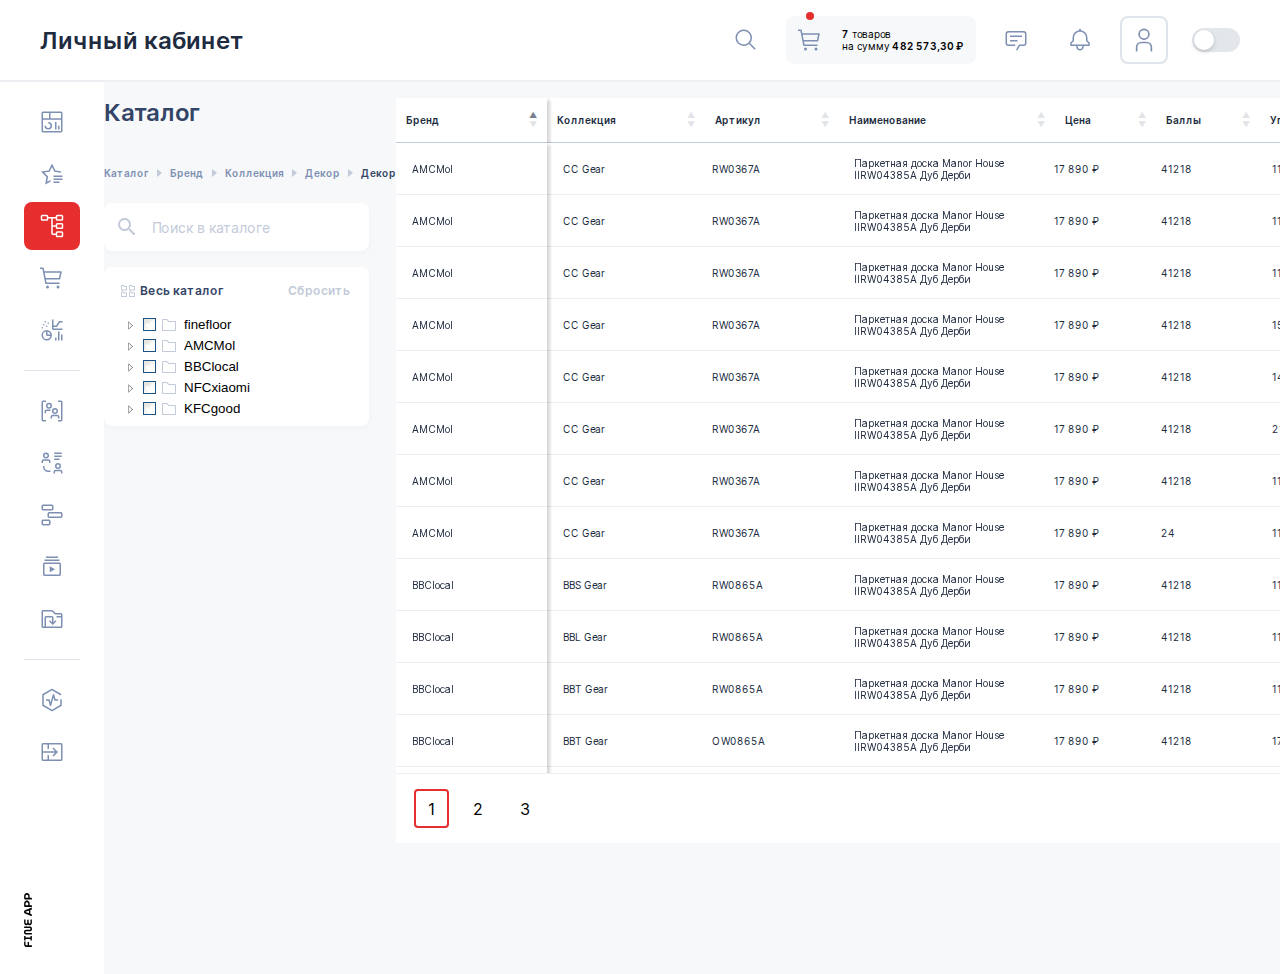
<file: index.html>
<!DOCTYPE html>
<html lang="ru" class="page">

<head>
  <meta http-equiv="Content-Type" content="text/html" charset="utf-8">
  <meta name="viewport" content="width=device-width, initial-scale=1.0">
  <link rel="shortcut icon" href="favicon.ico" type="image/x-icon">
  <meta http-equiv="X-UA-Compatible" content="ie=edge">
  <meta name="theme-color" content="#111111">
  <title>Vkvadrate — table</title>
  <link rel="preload" href="fonts/InterRegular.woff2" as="font" type="font/woff2" crossorigin>
  <link rel="preload" href="fonts/InterMedium.woff2" as="font" type="font/woff2" crossorigin>
  <link rel="preload" href="fonts/InterSemiBold.woff2" as="font" type="font/woff2" crossorigin>
  <link rel="stylesheet" href="css/vendor.css">
  <link rel="stylesheet" href="css/main.css">
  <script defer src="js/main.js"></script>
  <script>
    var initJsonArrayObjects = [];
    var dataTable = [];
  </script>
</head>

<body class="page__body">
  <div class="site-container">
    <header class="header">
  <div class="container-fluid header__container">
    <div class="logo header__logo">
      <h1 class="logo__title">Личный кабинет</h1>
    </div>
    <div class="menu header__menu">
      <ul class="list-reset menu__list">
        <li class="menu__item top-search__wrapper">
          <div id="topSearch" class="top-search__container">
            <button class="btn-reset btn__search">
              <svg>
                <use xlink:href="img/sprite.svg#search"></use>
              </svg>
            </button>
            <form action="https://google.com/search" class="form top-search__form" method="GET" role="search">
              <input type="search" class="input-reset top-search__input" id="topSearchInput" name="q"
                aria-label="Поиск по сайту" placeholder="Поиск" autocomplete="off">
            </form>
          </div>
          <span class="tooltip-menu">
            <span class="tooltip-menu__txt tooltip-menu__txt--search" role="tooltip">
              <span class="visually-hidden">Тултип: </span>
              поиск по сайту
            </span>
          </span>
        </li>
        <li class="menu__item menu__item--active">
          <div class="cart-info">
            <svg>
              <use xlink:href="img/sprite.svg#shopping-cart"></use>
            </svg>
            <div class="cart-info__descr">
              <div class="cart-info__top">
                <span class="cart-info__count">7</span><span> товаров</span>
              </div>
              <div class="cart-info__bottom">
                <span>на сумму</span><span class="cart-info__sum"> 482 573,30 ₽</span>
              </div>
            </div>
          </div>
          <span class="tooltip-menu">
            <span class="tooltip-menu__txt tooltip-menu__txt--cart" role="tooltip">
              <span class="visually-hidden">Тултип: </span>
              корзина
            </span>
          </span>
        </li>
        <li class="menu__item">
          <svg>
            <use xlink:href="img/sprite.svg#chat"></use>
          </svg>
          <span class="tooltip-menu">
            <span class="tooltip-menu__txt tooltip-menu__txt--chat" role="tooltip">
              <span class="visually-hidden">Тултип: </span>
              чат
            </span>
          </span>
        </li>
        <li class="menu__item">
          <svg>
            <use xlink:href="img/sprite.svg#notification"></use>
          </svg>
          <span class="tooltip-menu">
            <span class="tooltip-menu__txt tooltip-menu__txt--notify" role="tooltip">
              <span class="visually-hidden">Тултип: </span>
              Уведомления
            </span>
          </span>
        </li>
        <li class="menu__item menu__item--user">
          <div class="user__icon">
            <svg>
              <use xlink:href="img/sprite.svg#user"></use>
            </svg>
          </div>
          <!-- <picture>
            <source srcset="img/user-avatar.webp" type="image/webp">
            <img loading="lazy" src="img/user-avatar.png" class="user__image" width="96" height="96"
              alt="Пользовательский аватар">
          </picture> -->
        </li>
        <li class="menu__item menu__item--switch">
          <label class="switch-theme">
            <input type="checkbox" class="switch-theme__input">
            <span class="switch-theme__slider"></span>
          </label>
        </li>
      </ul>
    </div>
  </div>
</header>
    <main class="main">
      <div class="catalog">
        <div class="container-fluid catalog__container">
          <div class="catalog__content">
            <!-- sidebar -->
<div class="sidebar-wrapper" id="sidebarWrapper">
  <div class="sidebar">
    <nav class="sidebar-nav">
      <ul class="sidebar-nav__list list-reset">
        <li class="sidebar-nav__item">
          <a href="https://alexshev7.github.io/personal-area/" class="sidebar-nav__link">
            <svg>
              <use xlink:href="img/sprite.svg#dashboard"></use>
            </svg>
            <span class="sidebar-nav__title">Главная</span>
          </a>
        </li>
        <li class="sidebar-nav__item">
          <a href="#" class="sidebar-nav__link">
            <svg>
              <use xlink:href="img/sprite.svg#star-review"></use>
            </svg>
            <span class="sidebar-nav__title">Избранное</span>
          </a>
        </li>
        <li class="sidebar-nav__item">
          <a href="https://alexshev7.github.io/personal-area/" class="sidebar-nav__link sidebar-nav__link--active">
            <svg>
              <use xlink:href="img/sprite.svg#tree-view-alt"></use>
            </svg>
            <span class="sidebar-nav__title">Каталог</span>
          </a>
        </li>
        <li class="sidebar-nav__item">
          <a href="#" class="sidebar-nav__link">
            <svg>
              <use xlink:href="img/sprite.svg#shopping-cart"></use>
            </svg>
            <span class="sidebar-nav__title">Заказы</span>
          </a>
        </li>
        <li class="sidebar-nav__item">
          <a href="#" class="sidebar-nav__link">
            <svg>
              <use xlink:href="img/sprite.svg#chart-multitype"></use>
            </svg>
            <span class="sidebar-nav__title">Статистика</span>
          </a>
        </li>
        <li class="sidebar-nav__item">
          <a href="#" class="sidebar-nav__link">
            <svg>
              <use xlink:href="img/sprite.svg#group-access"></use>
            </svg>
            <span class="sidebar-nav__title">Пользователи</span>
          </a>
        </li>
        <li class="sidebar-nav__item">
          <a href="#" class="sidebar-nav__link">
            <svg>
              <use xlink:href="img/sprite.svg#share-knowledge"></use>
            </svg>
            <span class="sidebar-nav__title">Партнеры</span>
          </a>
        </li>
        <li class="sidebar-nav__item">
          <a href="#" class="sidebar-nav__link">
            <svg>
              <use xlink:href="img/sprite.svg#roadmap"></use>
            </svg>
            <span class="sidebar-nav__title">Проекты</span>
          </a>
        </li>
        <li class="sidebar-nav__item">
          <a href="#" class="sidebar-nav__link">
            <svg>
              <use xlink:href="img/sprite.svg#media-library"></use>
            </svg>
            <span class="sidebar-nav__title">Обучение</span>
          </a>
        </li>
        <li class="sidebar-nav__item">
          <a href="#" class="sidebar-nav__link">
            <svg>
              <use xlink:href="img/sprite.svg#folder-open"></use>
            </svg>
            <span class="sidebar-nav__title">Материалы</span>
          </a>
        </li>
        <li class="sidebar-nav__item">
          <a href="#" class="sidebar-nav__link">
            <svg>
              <use xlink:href="img/sprite.svg#ibm-cloud-pak-watson-aiops"></use>
            </svg>
            <span class="sidebar-nav__title">Техподдержка</span>
          </a>
        </li>
        <li class="sidebar-nav__item">
          <a href="#" class="sidebar-nav__link sidebar-nav__link--expand">
            <svg class="expand-svg">
              <use xlink:href="img/sprite.svg#openside-bar"></use>
            </svg>
            <svg class="collapse-svg">
              <use xlink:href="img/sprite.svg#open-panel-left"></use>
            </svg>
            <span class="sidebar-nav__title sidebar-nav__title--change">Развернуть меню</span>
          </a>
        </li>
      </ul>
    </nav>
    <div class="sidebar__bottom">
      <a href="#" class="sidebar__link-app">
        <svg>
          <use xlink:href="img/sprite.svg#fine-app"></use>
        </svg>
      </a>
      <p class="sidebar__descr">Разработка и техническая поддержка от компании ITeem. ©2023. По правам у нас
        все ок.
      </p>
    </div>
  </div>
</div>
            <div class="catalog__flex">
              <h1 class="title catalog__title">Каталог</h1>
              <!-- breadcrumbs -->
<nav class="breadcrumb-lk">
  <ul class="list-reset breadcrumb-lk__list">
    <li class="breadcrumb-lk__item">
      <a href="https://alexshev7.github.io/personal-area/" class="breadcrumb-lk__link">Каталог</a>
    </li>
    <li class="breadcrumb-lk__item">
      <a href="https://alexshev7.github.io/personal-area/brand.html" class="breadcrumb-lk__link">Бренд</a>
    </li>
    <li class="breadcrumb-lk__item">
      <a href="https://alexshev7.github.io/personal-area/collection.html" class="breadcrumb-lk__link">Коллекция</a>
    </li>
    <li class="breadcrumb-lk__item">
      <a href="https://alexshev7.github.io/personal-area/decor.html" class="breadcrumb-lk__link">Декор</a>
    </li>
    <li class="breadcrumb-lk__item breadcrumb-lk__item--active">Декор</li>
  </ul>
</nav>
              <!-- search-tree and tree -->
<div class="search search__container">
  <form action="#" class="form search__form">
    <span class="search__icon">
      <svg>
        <use xlink:href="img/sprite.svg#main-search"></use>
      </svg>
    </span>
    <input type="search" name="search-filter-tree" class="input-reset form__input search__input filter__input"
      placeholder="Поиск в каталоге" autocomplete="off">
  </form>
</div>
<div class="tree-wrapper">
  <div class="tree-btns">
    <div class="tree-btns__left">
      <button id="btnToggleExpand" class="btn-reset btn__tree btn__all-catalog">
        <svg>
          <use xlink:href="img/sprite.svg#catalog-all"></use>
        </svg>
        Весь каталог
      </button>
    </div>
    <div class="tree-btns__right">
      <button id="btnResetSearch" class="btn-reset btn__tree btn__tree--no-active">Сбросить</button>
    </div>
  </div>
  <div id="tree"></div>
</div>
            </div>
            <!-- table -->
<table id="t-cat" class="table t-cat">
  <thead>
    <tr>
      <th class="t-cat__header">Бренд</th>
      <th class="t-cat__header">Коллекция</th>
      <th class="t-cat__header">Артикул</th>
      <th class="t-cat__header t-cat__header--name">Наименование</th>
      <th class="t-cat__header t-cat__header--price">Цена</th>
      <th class="t-cat__header">Баллы</th>
      <th class="t-cat__header">Упаковок</th>
      <th class="t-cat__header">Ошибок</th>
      <th class="t-cat__header">Действие</th>
      <th class="t-cat__header"></th>
    </tr>
  </thead>
</table>
          </div>
        </div>
      </div>
      <div class="graph-modal">
  <div class="graph-modal__container popup" role="dialog" aria-modal="true" data-graph-target="product-1">
    <button class="btn-reset js-modal-close graph-modal__close" aria-label="Закрыть модальное окно"></button>
    <div class="graph-modal__content">
      <div class="popup__top">
        <div class="popup__item">
          <div class="popup__prices popup__prices--bottom">
            <div class="price price__item">
              <h4 class="popup__title">Дилерская цена за м²</h4>
              <span class="popup__price price__dealer">1259.55</span><span class="popup__price"> ₽</span>
            </div>
            <div class="price price__item">
              <h4 class="popup__title">Розничная цена за м²</h4>
              <span class="popup__price price__retail">1662.22</span><span class="popup__price"> ₽</span>
            </div>
          </div>
        </div>
        <div class="popup__item">
          <div class="popup__choose">
            <div class="popup__laying-type">
              <h4 class="popup__title">Тип укладки</h4>
              <div class="prod-type">
                <div class="prod-type__item prod-type__item--active" data-laying-type="horizontal">
                  <svg>
                    <use xlink:href="img/sprite.svg#type-horizontal"></use>
                  </svg>
                </div>
                <div class="prod-type__item" data-laying-type="diagonal">
                  <svg>
                    <use xlink:href="img/sprite.svg#type-diagonal"></use>
                  </svg>
                </div>
              </div>
            </div>
            <div class="popup__right">
              <div class="popup__packages">
                <h4 class="popup__title">Площадь м²</h4>
                <input type="number" id="inputArea" name="input-area" class="input-reset form__input popup__input"
                  value="" placeholder="80">
              </div>
              <button class="btn-reset btn btn__reflect">
                <svg>
                  <use xlink:href="img/sprite.svg#reflect"></use>
                </svg>
              </button>
              <div class="popup__area">
                <h4 class="popup__title">Упаковок</h4>
                <input type="number" id="inputPackage" name="input-package" class="input-reset form__input popup__input"
                  value="" placeholder="27">
              </div>
            </div>
          </div>
        </div>
        <div class="popup__item">
          <div class="popup__prices">
            <div class="price price__item">
              <h4 class="popup__title">Сумма дилерская</h4>
              <span class="popup__price amount__dealer">0.00</span><span class="popup__price"> ₽</span>
            </div>
            <div class="price price__item">
              <h4 class="popup__title">Сумма розничная</h4>
              <span class="popup__price amount__retail">0.00</span><span class="popup__price"> ₽</span>
            </div>
          </div>
        </div>
      </div>
      <div class="popup__bottom">
        <a href="#" class="btn-reset btn__cart-popup">Добавить в корзину</a>
        <a href="#" class="btn-reset btn__cart-popup">Быстро оформить заказ</a>
      </div>
    </div>
  </div>
</div>
    </main>
  </div>
</body>

</html>
</file>
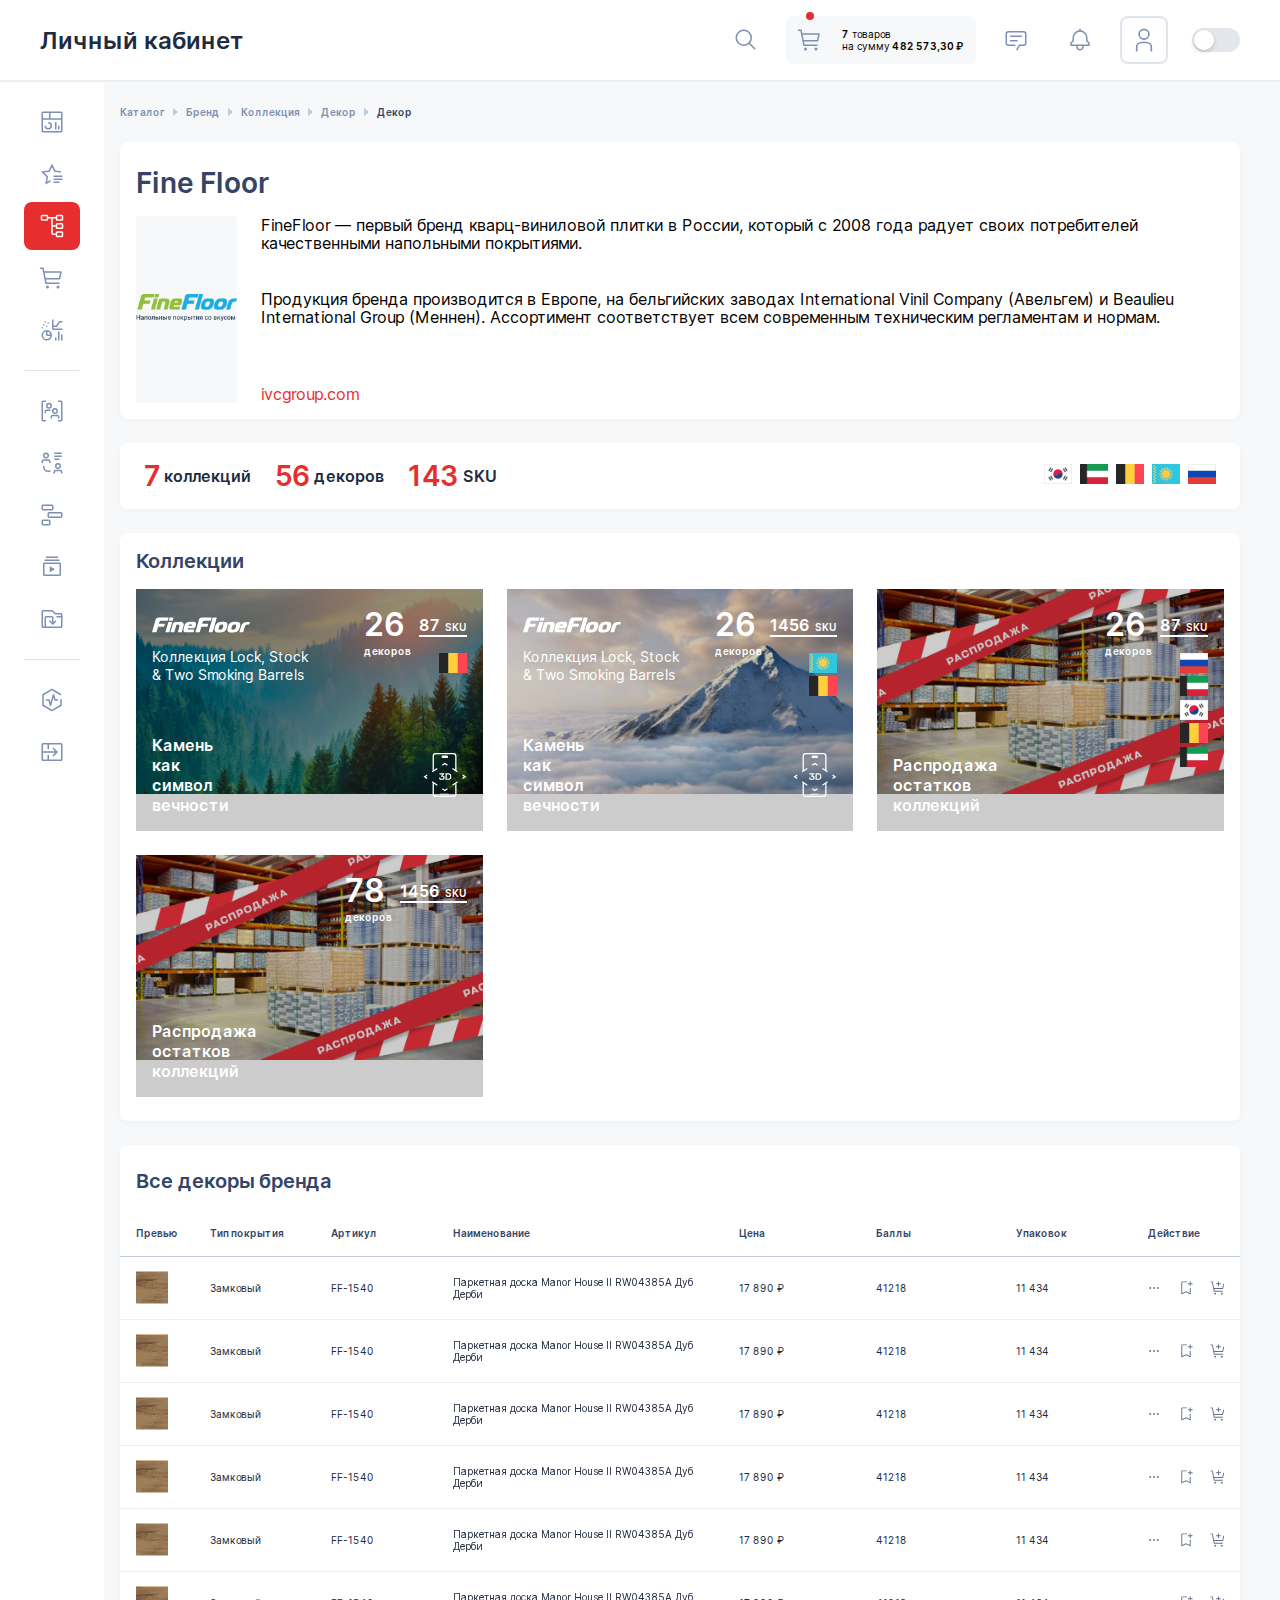
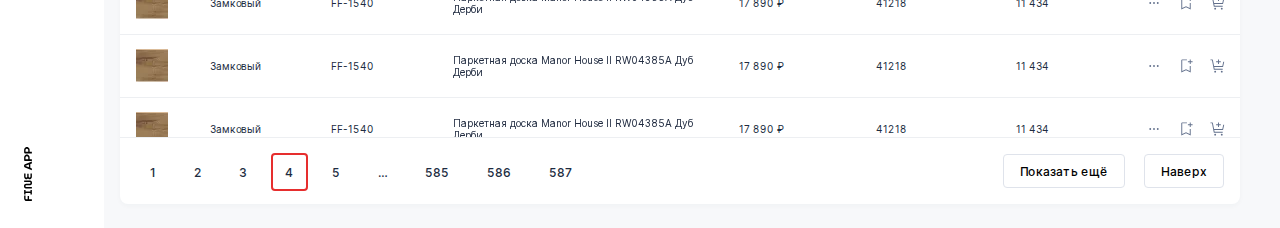
<file: brand.html>
<!DOCTYPE html>
<html lang="ru" class="page">

<head>
  <meta http-equiv="Content-Type" content="text/html" charset="utf-8">
  <meta name="viewport" content="width=device-width, initial-scale=1.0">
  <link rel="shortcut icon" href="favicon.ico" type="image/x-icon">
  <meta http-equiv="X-UA-Compatible" content="ie=edge">
  <meta name="theme-color" content="#111111">
  <title>Vkvadrate — table</title>
  <link rel="preload" href="fonts/InterRegular.woff2" as="font" type="font/woff2" crossorigin>
  <link rel="preload" href="fonts/InterMedium.woff2" as="font" type="font/woff2" crossorigin>
  <link rel="preload" href="fonts/InterSemiBold.woff2" as="font" type="font/woff2" crossorigin>
  <link rel="stylesheet" href="css/vendor.css">
  <link rel="stylesheet" href="css/main.css">
  <script defer src="js/main.js"></script>
  <script>
    var initJsonArrayObjects = [];
    var dataTable = [];
  </script>
</head>

<body class="page__body">
  <div class="site-container">
    <header class="header">
  <div class="container-fluid header__container">
    <div class="logo header__logo">
      <h1 class="logo__title">Личный кабинет</h1>
    </div>
    <div class="menu header__menu">
      <ul class="list-reset menu__list">
        <li class="menu__item top-search__wrapper">
          <div id="topSearch" class="top-search__container">
            <button class="btn-reset btn__search">
              <svg>
                <use xlink:href="img/sprite.svg#search"></use>
              </svg>
            </button>
            <form action="https://google.com/search" class="form top-search__form" method="GET" role="search">
              <input type="search" class="input-reset top-search__input" id="topSearchInput" name="q"
                aria-label="Поиск по сайту" placeholder="Поиск" autocomplete="off">
            </form>
          </div>
          <span class="tooltip-menu">
            <span class="tooltip-menu__txt tooltip-menu__txt--search" role="tooltip">
              <span class="visually-hidden">Тултип: </span>
              поиск по сайту
            </span>
          </span>
        </li>
        <li class="menu__item menu__item--active">
          <div class="cart-info">
            <svg>
              <use xlink:href="img/sprite.svg#shopping-cart"></use>
            </svg>
            <div class="cart-info__descr">
              <div class="cart-info__top">
                <span class="cart-info__count">7</span><span> товаров</span>
              </div>
              <div class="cart-info__bottom">
                <span>на сумму</span><span class="cart-info__sum"> 482 573,30 ₽</span>
              </div>
            </div>
          </div>
          <span class="tooltip-menu">
            <span class="tooltip-menu__txt tooltip-menu__txt--cart" role="tooltip">
              <span class="visually-hidden">Тултип: </span>
              корзина
            </span>
          </span>
        </li>
        <li class="menu__item">
          <svg>
            <use xlink:href="img/sprite.svg#chat"></use>
          </svg>
          <span class="tooltip-menu">
            <span class="tooltip-menu__txt tooltip-menu__txt--chat" role="tooltip">
              <span class="visually-hidden">Тултип: </span>
              чат
            </span>
          </span>
        </li>
        <li class="menu__item">
          <svg>
            <use xlink:href="img/sprite.svg#notification"></use>
          </svg>
          <span class="tooltip-menu">
            <span class="tooltip-menu__txt tooltip-menu__txt--notify" role="tooltip">
              <span class="visually-hidden">Тултип: </span>
              Уведомления
            </span>
          </span>
        </li>
        <li class="menu__item menu__item--user">
          <div class="user__icon">
            <svg>
              <use xlink:href="img/sprite.svg#user"></use>
            </svg>
          </div>
          <!-- <picture>
            <source srcset="img/user-avatar.webp" type="image/webp">
            <img loading="lazy" src="img/user-avatar.png" class="user__image" width="96" height="96"
              alt="Пользовательский аватар">
          </picture> -->
        </li>
        <li class="menu__item menu__item--switch">
          <label class="switch-theme">
            <input type="checkbox" class="switch-theme__input">
            <span class="switch-theme__slider"></span>
          </label>
        </li>
      </ul>
    </div>
  </div>
</header>
    <main class="main">
      <div class="brand">
        <div class="container-fluid brand__container">
          <!-- sidebar -->
<div class="sidebar-wrapper" id="sidebarWrapper">
  <div class="sidebar">
    <nav class="sidebar-nav">
      <ul class="sidebar-nav__list list-reset">
        <li class="sidebar-nav__item">
          <a href="https://alexshev7.github.io/personal-area/" class="sidebar-nav__link">
            <svg>
              <use xlink:href="img/sprite.svg#dashboard"></use>
            </svg>
            <span class="sidebar-nav__title">Главная</span>
          </a>
        </li>
        <li class="sidebar-nav__item">
          <a href="#" class="sidebar-nav__link">
            <svg>
              <use xlink:href="img/sprite.svg#star-review"></use>
            </svg>
            <span class="sidebar-nav__title">Избранное</span>
          </a>
        </li>
        <li class="sidebar-nav__item">
          <a href="https://alexshev7.github.io/personal-area/" class="sidebar-nav__link sidebar-nav__link--active">
            <svg>
              <use xlink:href="img/sprite.svg#tree-view-alt"></use>
            </svg>
            <span class="sidebar-nav__title">Каталог</span>
          </a>
        </li>
        <li class="sidebar-nav__item">
          <a href="#" class="sidebar-nav__link">
            <svg>
              <use xlink:href="img/sprite.svg#shopping-cart"></use>
            </svg>
            <span class="sidebar-nav__title">Заказы</span>
          </a>
        </li>
        <li class="sidebar-nav__item">
          <a href="#" class="sidebar-nav__link">
            <svg>
              <use xlink:href="img/sprite.svg#chart-multitype"></use>
            </svg>
            <span class="sidebar-nav__title">Статистика</span>
          </a>
        </li>
        <li class="sidebar-nav__item">
          <a href="#" class="sidebar-nav__link">
            <svg>
              <use xlink:href="img/sprite.svg#group-access"></use>
            </svg>
            <span class="sidebar-nav__title">Пользователи</span>
          </a>
        </li>
        <li class="sidebar-nav__item">
          <a href="#" class="sidebar-nav__link">
            <svg>
              <use xlink:href="img/sprite.svg#share-knowledge"></use>
            </svg>
            <span class="sidebar-nav__title">Партнеры</span>
          </a>
        </li>
        <li class="sidebar-nav__item">
          <a href="#" class="sidebar-nav__link">
            <svg>
              <use xlink:href="img/sprite.svg#roadmap"></use>
            </svg>
            <span class="sidebar-nav__title">Проекты</span>
          </a>
        </li>
        <li class="sidebar-nav__item">
          <a href="#" class="sidebar-nav__link">
            <svg>
              <use xlink:href="img/sprite.svg#media-library"></use>
            </svg>
            <span class="sidebar-nav__title">Обучение</span>
          </a>
        </li>
        <li class="sidebar-nav__item">
          <a href="#" class="sidebar-nav__link">
            <svg>
              <use xlink:href="img/sprite.svg#folder-open"></use>
            </svg>
            <span class="sidebar-nav__title">Материалы</span>
          </a>
        </li>
        <li class="sidebar-nav__item">
          <a href="#" class="sidebar-nav__link">
            <svg>
              <use xlink:href="img/sprite.svg#ibm-cloud-pak-watson-aiops"></use>
            </svg>
            <span class="sidebar-nav__title">Техподдержка</span>
          </a>
        </li>
        <li class="sidebar-nav__item">
          <a href="#" class="sidebar-nav__link sidebar-nav__link--expand">
            <svg class="expand-svg">
              <use xlink:href="img/sprite.svg#openside-bar"></use>
            </svg>
            <svg class="collapse-svg">
              <use xlink:href="img/sprite.svg#open-panel-left"></use>
            </svg>
            <span class="sidebar-nav__title sidebar-nav__title--change">Развернуть меню</span>
          </a>
        </li>
      </ul>
    </nav>
    <div class="sidebar__bottom">
      <a href="#" class="sidebar__link-app">
        <svg>
          <use xlink:href="img/sprite.svg#fine-app"></use>
        </svg>
      </a>
      <p class="sidebar__descr">Разработка и техническая поддержка от компании ITeem. ©2023. По правам у нас
        все ок.
      </p>
    </div>
  </div>
</div>
          <div class="brand__flex">
            <!-- breadcrumbs -->
<nav class="breadcrumb-lk">
  <ul class="list-reset breadcrumb-lk__list">
    <li class="breadcrumb-lk__item">
      <a href="https://alexshev7.github.io/personal-area/" class="breadcrumb-lk__link">Каталог</a>
    </li>
    <li class="breadcrumb-lk__item">
      <a href="https://alexshev7.github.io/personal-area/brand.html" class="breadcrumb-lk__link">Бренд</a>
    </li>
    <li class="breadcrumb-lk__item">
      <a href="https://alexshev7.github.io/personal-area/collection.html" class="breadcrumb-lk__link">Коллекция</a>
    </li>
    <li class="breadcrumb-lk__item">
      <a href="https://alexshev7.github.io/personal-area/decor.html" class="breadcrumb-lk__link">Декор</a>
    </li>
    <li class="breadcrumb-lk__item breadcrumb-lk__item--active">Декор</li>
  </ul>
</nav>
            <section class="brand-main">
  <div class="brand-main__container">
    <h3 class="brand__title">Fine Floor</h3>
    <div class="brand-main__content">
      <div class="brand-main__image">
        <picture>
          <source srcset="img/brand/main/img-1.webp" type="image/webp">
          <img loading="lazy" src="img/brand/main/img-1.png" class="image" width="156" height="40"
            alt="FineFloor - напольные покрытия со вкусом">
        </picture>
      </div>
      <div class="brand-main__descr">
        <p class="brand-main__text">FineFloor — первый бренд кварц-виниловой плитки в России, который с 2008 года радует
          своих потребителей качественными напольными покрытиями. <br><br><br>

          Продукция бренда производится в Европе, на бельгийских заводах International Vinil
          Company (Авельгем) и Beaulieu International Group (Меннен). Ассортимент соответствует всем современным
          техническим регламентам и нормам.
        </p>
        <a href="https://ivcgroup.com" class="brand-main__link" target="_blank">ivcgroup.com</a>
      </div>
    </div>
  </div>
</section>
            <section class="brand-statistics">
  <div class="brand-statistics__container">
    <div class="brand-statistics__left">
      <div class="brand-statistics__item">
        <span class="brand-statistics__num">7</span>
        <span class="brand-statistics__text">коллекций</span>
      </div>
      <div class="brand-statistics__item">
        <span class="brand-statistics__num">56</span>
        <span class="brand-statistics__text">декоров</span>
      </div>
      <div class="brand-statistics__item">
        <span class="brand-statistics__num">143</span>
        <span class="brand-statistics__text">SKU</span>
      </div>
    </div>
    <div class="brand-statistics__right">
      <div class="brand-statistics__image">
        <picture>
          <source srcset="img/brand/statistics/img-1.webp" type="image/webp">
          <img loading="lazy" src="img/brand/statistics/img-1.png" class="image" width="28" height="20"
            alt="Южная Корея">
        </picture>
      </div>
      <div class="brand-statistics__image">
        <picture>
          <source srcset="img/brand/statistics/img-2.webp" type="image/webp">
          <img loading="lazy" src="img/brand/statistics/img-2.png" class="image" width="28" height="20" alt="">
        </picture>
      </div>
      <div class="brand-statistics__image">
        <picture>
          <source srcset="img/brand/statistics/img-3.webp" type="image/webp">
          <img loading="lazy" src="img/brand/statistics/img-3.png" class="image" width="28" height="20" alt="Бельгия">
        </picture>
      </div>
      <div class="brand-statistics__image">
        <picture>
          <source srcset="img/brand/statistics/img-4.webp" type="image/webp">
          <img loading="lazy" src="img/brand/statistics/img-4.png" class="image" width="28" height="20" alt="Казахстан">
        </picture>
      </div>
      <div class="brand-statistics__image">
        <picture>
          <source srcset="img/brand/statistics/img-5.webp" type="image/webp">
          <img loading="lazy" src="img/brand/statistics/img-5.png" class="image" width="28" height="20" alt="Россия">
        </picture>
      </div>
    </div>
  </div>
</section>
            <section class="brand-collections">
  <div class="brand-collections__container">
    <h3 class="brand__title brand__title--small">Коллекции</h3>
    <div class="brand-collections__content">
      <article class="brand-collections__item">
        <picture>
          <source srcset="img/brand/collections/img-1.webp" type="image/webp">
          <img loading="lazy" src="img/brand/collections/img-1.jpg" class="brand-collections__image" width="410"
            height="242" alt="Коллекция FineFloor">
        </picture>
        <div class="brand-collections__descr">
          <div class="brand-collections__top">
            <div class="brand-collections__left">
              <svg>
                <use xlink:href="img/sprite.svg#brand-logo"></use>
              </svg>
              <div class="brand-collections__types">
                Коллекция Lock, Stock
                & Two Smoking Barrels
              </div>
            </div>
            <div class="brand-collections__right">
              <div class="brand-collections__group-inf">
                <div class="brand-collections__inf">
                  <span class="brand-collections__inf-num">26</span>
                  <span class="brand-collections__inf-item">декоров</span>
                </div>
                <div class="brand-collections__sku-wrap">
                  <div class="brand-collections__sku">
                    <span class="brand-collections__inf-num brand-collections__inf-num--sku">87</span>
                    <span class="brand-collections__inf-item">SKU</span>
                  </div>
                </div>
              </div>
              <div class="brand-collections__countries">
                <div class="brand-collections__country">
                  <picture>
                    <source srcset="img/brand/collections/countries/img-3.webp" type="image/webp">
                    <img loading="lazy" src="img/brand/collections/countries/img-3.png" class="image" width="28"
                      height="20" alt="Бельгия">
                  </picture>
                </div>
              </div>
            </div>
          </div>
          <div class="brand-collections__bottom">
            <div class="brand-collections__text">
              Камень
              как символ
              вечности
            </div>
            <svg>
              <use xlink:href="img/sprite.svg#visual-3d"></use>
            </svg>
          </div>
        </div>
      </article>
      <article class="brand-collections__item">
        <picture>
          <source srcset="img/brand/collections/img-2.webp" type="image/webp">
          <img loading="lazy" src="img/brand/collections/img-2.jpg" class="brand-collections__image" width="410"
            height="242" alt="Коллекция FineFloor">
        </picture>
        <div class="brand-collections__descr">
          <div class="brand-collections__top">
            <div class="brand-collections__left">
              <svg>
                <use xlink:href="img/sprite.svg#brand-logo"></use>
              </svg>
              <div class="brand-collections__types">
                Коллекция Lock, Stock
                & Two Smoking Barrels
              </div>
            </div>
            <div class="brand-collections__right">
              <div class="brand-collections__group-inf">
                <div class="brand-collections__inf">
                  <span class="brand-collections__inf-num">26</span>
                  <span class="brand-collections__inf-item">декоров</span>
                </div>
                <div class="brand-collections__sku-wrap">
                  <div class="brand-collections__sku">
                    <span class="brand-collections__inf-num brand-collections__inf-num--sku">1456</span>
                    <span class="brand-collections__inf-item">SKU</span>
                  </div>
                </div>
              </div>
              <div class="brand-collections__countries">
                <div class="brand-collections__country">
                  <picture>
                    <source srcset="img/brand/collections/countries/img-4.webp" type="image/webp">
                    <img loading="lazy" src="img/brand/collections/countries/img-4.png" class="image" width="28"
                      height="20" alt="Бельгия">
                  </picture>
                </div>
                <div class="brand-collections__country">
                  <picture>
                    <source srcset="img/brand/collections/countries/img-3.webp" type="image/webp">
                    <img loading="lazy" src="img/brand/collections/countries/img-3.png" class="image" width="28"
                      height="20" alt="Бельгия">
                  </picture>
                </div>
              </div>
            </div>
          </div>
          <div class="brand-collections__bottom">
            <div class="brand-collections__text">
              Камень
              как символ
              вечности
            </div>
            <svg>
              <use xlink:href="img/sprite.svg#visual-3d"></use>
            </svg>
          </div>
        </div>
      </article>
      <article class="brand-collections__item">
        <picture>
          <source srcset="img/brand/collections/img-3.webp" type="image/webp">
          <img loading="lazy" src="img/brand/collections/img-3.jpg" class="brand-collections__image" width="410"
            height="242" alt="Коллекция FineFloor">
        </picture>
        <div class="brand-collections__descr">
          <div class="brand-collections__top">
            <div class="brand-collections__left"></div>
            <div class="brand-collections__right">
              <div class="brand-collections__group-inf">
                <div class="brand-collections__inf">
                  <span class="brand-collections__inf-num">26</span>
                  <span class="brand-collections__inf-item">декоров</span>
                </div>
                <div class="brand-collections__sku-wrap">
                  <div class="brand-collections__sku">
                    <span class="brand-collections__inf-num brand-collections__inf-num--sku">87</span>
                    <span class="brand-collections__inf-item">SKU</span>
                  </div>
                </div>
              </div>
              <div class="brand-collections__countries">
                <div class="brand-collections__country">
                  <picture>
                    <source srcset="img/brand/collections/countries/img-5.webp" type="image/webp">
                    <img loading="lazy" src="img/brand/collections/countries/img-5.png" class="image" width="28"
                      height="20" alt="Бельгия">
                  </picture>
                </div>
                <div class="brand-collections__country">
                  <picture>
                    <source srcset="img/brand/collections/countries/img-2.webp" type="image/webp">
                    <img loading="lazy" src="img/brand/collections/countries/img-2.png" class="image" width="28"
                      height="20" alt="Бельгия">
                  </picture>
                </div>
                <div class="brand-collections__country">
                  <picture>
                    <source srcset="img/brand/collections/countries/img-1.webp" type="image/webp">
                    <img loading="lazy" src="img/brand/collections/countries/img-1.png" class="image" width="28"
                      height="20" alt="Бельгия">
                  </picture>
                </div>
                <div class="brand-collections__country">
                  <picture>
                    <source srcset="img/brand/collections/countries/img-3.webp" type="image/webp">
                    <img loading="lazy" src="img/brand/collections/countries/img-3.png" class="image" width="28"
                      height="20" alt="Бельгия">
                  </picture>
                </div>
                <div class="brand-collections__country">
                  <picture>
                    <source srcset="img/brand/collections/countries/img-2.webp" type="image/webp">
                    <img loading="lazy" src="img/brand/collections/countries/img-2.png" class="image" width="28"
                      height="20" alt="Бельгия">
                  </picture>
                </div>
              </div>
            </div>
          </div>
          <div class="brand-collections__bottom">
            <div class="brand-collections__text">
              Распродажа
              остатков
              коллекций
            </div>
          </div>
        </div>
      </article>
      <article class="brand-collections__item">
        <picture>
          <source srcset="img/brand/collections/img-3.webp" type="image/webp">
          <img loading="lazy" src="img/brand/collections/img-3.jpg" class="brand-collections__image" width="410"
            height="242" alt="Коллекция FineFloor">
        </picture>
        <div class="brand-collections__descr">
          <div class="brand-collections__top">
            <div class="brand-collections__left"></div>
            <div class="brand-collections__right">
              <div class="brand-collections__group-inf">
                <div class="brand-collections__inf">
                  <span class="brand-collections__inf-num">78</span>
                  <span class="brand-collections__inf-item">декоров</span>
                </div>
                <div class="brand-collections__sku-wrap">
                  <div class="brand-collections__sku">
                    <span class="brand-collections__inf-num brand-collections__inf-num--sku">1456</span>
                    <span class="brand-collections__inf-item">SKU</span>
                  </div>
                </div>
              </div>
              <div class="brand-collections__countries">
                <div class="brand-collections__country">
                </div>
              </div>
            </div>
          </div>
          <div class="brand-collections__bottom">
            <div class="brand-collections__text">
              Распродажа
              остатков
              коллекций
            </div>
          </div>
        </div>
      </article>
    </div>
  </div>
</section>
            <!-- brand table -->
<section class="brand-table">
  <div class="brand-table__container">
    <h3 class="brand__title brand__title--small brand__title--indent">Все декоры бренда</h3>
    <div class="t-brand__outer">
      <table class="table t-brand__inner">
        <thead>
          <tr>
            <th class="t-brand__header">Превью</th>
            <th class="t-brand__header">Тип покрытия</th>
            <th class="t-brand__header">Артикул</th>
            <th class="t-brand__header t-brand__header--name">Наименование</th>
            <th class="t-brand__header t-brand__header--price">Цена</th>
            <th class="t-brand__header">Баллы</th>
            <th class="t-brand__header">Упаковок</th>
            <th class="t-brand__header">Действие</th>
          </tr>
        </thead>
        <tbody>
          <tr class="t-brand__row">
            <td class="t-brand__cell">
              <picture>
                <source srcset="img/brand/t-preview/img-1.webp" type="image/webp">
                <img loading="lazy" src="img/brand/t-preview/img-1.jpg" class="image" width="32" height="32"
                  alt="Превью альтернативные предложения">
              </picture>
            </td>
            <td class="t-brand__cell">Замковый</td>
            <td class="t-brand__cell">FF-1540</td>
            <td class="t-brand__cell">
              Паркетная доска Manor House II RW04385A Дуб Дерби
              <span class="popup-preview" role="tooltip">
                <span class="visually-hidden">Контекстное меню: </span>
                <article class="popup-preview__card">
                  <picture>
                    <source srcset="img/brand/t-preview/img-1.webp" type="image/webp">
                    <img loading="lazy" src="img/brand/t-preview/img-1.jpg" class="popup-preview__image" width="120"
                      height="120" alt="Предпоказ товара">
                  </picture>
                  <div class="popup-preview__content">
                    <h3 class="popup-preview__title">FF-1321 Дуб Меранти</h3>
                  </div>
                </article>
              </span>
            </td>
            <td class="t-brand__cell">17 890 ₽</td>
            <td class="t-brand__cell">41218</td>
            <td class="t-brand__cell">11 434</td>
            <td class="t-brand__cell">
              <div class="t-brand-menu">
                <span class="t-brand-menu__item">
                  <button class="btn-reset btn__action btn__menu-popup" aria-label="Открыть контекстное меню">
                    <svg>
                      <use xlink:href="img/sprite.svg#points"></use>
                    </svg>
                  </button>
                  <span class="popup-menu js-popup-menu" role="tooltip">
                    <span class="visually-hidden">Контекстное меню: </span>
                    <div class="popup-menu__item">
                      <a href="#" class="popup-menu__link">
                        <div class="popup-menu__icon">
                          <svg>
                            <use xlink:href="img/sprite.svg#bookmark"></use>
                          </svg>
                        </div>
                        <span class="popup-menu__title">Добавить в избранное</span>
                      </a>
                    </div>
                    <div class="popup-menu__item">
                      <a href="#" class="popup-menu__link">
                        <div class="popup-menu__icon">
                          <svg>
                            <use xlink:href="img/sprite.svg#copy-link"></use>
                          </svg>
                        </div>
                        <span class="popup-menu__title">Скопировать ссылку</span>
                      </a>
                    </div>
                    <div class="popup-menu__item">
                      <a href="#" class="popup-menu__link">
                        <div class="popup-menu__icon">
                          <svg>
                            <use xlink:href="img/sprite.svg#pdf"></use>
                          </svg>
                        </div>
                        <span class="popup-menu__title">Скачать PDF</span>
                      </a>
                    </div>
                  </span>
                </span>
                <div class="t-brand-menu__item">
                  <button class="btn-reset btn__action">
                    <svg>
                      <use xlink:href="img/sprite.svg#bookmark"></use>
                    </svg>
                  </button>
                </div>
                <div class="t-brand-menu__item">
                  <button class="btn-reset btn__action btn__add-to-cart" data-graph-path="product-1">
                    <svg>
                      <use xlink:href="img/sprite.svg#shopping-cart-add"></use>
                    </svg>
                  </button>
                </div>
              </div>
            </td>
          </tr>
          <tr class="t-brand__row">
            <td class="t-brand__cell">
              <picture>
                <source srcset="img/brand/t-preview/img-1.webp" type="image/webp">
                <img loading="lazy" src="img/brand/t-preview/img-1.jpg" class="image" width="32" height="32"
                  alt="Превью альтернативные предложения">
              </picture>
            </td>
            <td class="t-brand__cell">Замковый</td>
            <td class="t-brand__cell">FF-1540</td>
            <td class="t-brand__cell">
              Паркетная доска Manor House II RW04385A Дуб Дерби
              <span class="popup-preview" role="tooltip">
                <span class="visually-hidden">Контекстное меню: </span>
                <article class="popup-preview__card">
                  <picture>
                    <source srcset="img/brand/t-preview/img-1.webp" type="image/webp">
                    <img loading="lazy" src="img/brand/t-preview/img-1.jpg" class="popup-preview__image" width="120"
                      height="120" alt="Предпоказ товара">
                  </picture>
                  <div class="popup-preview__content">
                    <h3 class="popup-preview__title">FF-1321 Дуб Меранти</h3>
                  </div>
                </article>
              </span>
            </td>
            <td class="t-brand__cell">17 890 ₽</td>
            <td class="t-brand__cell">41218</td>
            <td class="t-brand__cell">11 434</td>
            <td class="t-brand__cell">
              <div class="t-brand-menu">
                <span class="t-brand-menu__item">
                  <button class="btn-reset btn__action btn__menu-popup" aria-label="Открыть контекстное меню">
                    <svg>
                      <use xlink:href="img/sprite.svg#points"></use>
                    </svg>
                  </button>
                  <span class="popup-menu js-popup-menu" role="tooltip">
                    <span class="visually-hidden">Контекстное меню: </span>
                    <div class="popup-menu__item">
                      <a href="#" class="popup-menu__link">
                        <div class="popup-menu__icon">
                          <svg>
                            <use xlink:href="img/sprite.svg#bookmark"></use>
                          </svg>
                        </div>
                        <span class="popup-menu__title">Добавить в избранное</span>
                      </a>
                    </div>
                    <div class="popup-menu__item">
                      <a href="#" class="popup-menu__link">
                        <div class="popup-menu__icon">
                          <svg>
                            <use xlink:href="img/sprite.svg#copy-link"></use>
                          </svg>
                        </div>
                        <span class="popup-menu__title">Скопировать ссылку</span>
                      </a>
                    </div>
                    <div class="popup-menu__item">
                      <a href="#" class="popup-menu__link">
                        <div class="popup-menu__icon">
                          <svg>
                            <use xlink:href="img/sprite.svg#pdf"></use>
                          </svg>
                        </div>
                        <span class="popup-menu__title">Скачать PDF</span>
                      </a>
                    </div>
                  </span>
                </span>
                <div class="t-brand-menu__item">
                  <button class="btn-reset btn__action">
                    <svg>
                      <use xlink:href="img/sprite.svg#bookmark"></use>
                    </svg>
                  </button>
                </div>
                <div class="t-brand-menu__item">
                  <button class="btn-reset btn__action btn__add-to-cart" data-graph-path="product-1">
                    <svg>
                      <use xlink:href="img/sprite.svg#shopping-cart-add"></use>
                    </svg>
                  </button>
                </div>
              </div>
            </td>
          </tr>
          <tr class="t-brand__row">
            <td class="t-brand__cell">
              <picture>
                <source srcset="img/brand/t-preview/img-1.webp" type="image/webp">
                <img loading="lazy" src="img/brand/t-preview/img-1.jpg" class="image" width="32" height="32"
                  alt="Превью альтернативные предложения">
              </picture>
            </td>
            <td class="t-brand__cell">Замковый</td>
            <td class="t-brand__cell">FF-1540</td>
            <td class="t-brand__cell">
              Паркетная доска Manor House II RW04385A Дуб Дерби
              <span class="popup-preview" role="tooltip">
                <span class="visually-hidden">Контекстное меню: </span>
                <article class="popup-preview__card">
                  <picture>
                    <source srcset="img/brand/t-preview/img-1.webp" type="image/webp">
                    <img loading="lazy" src="img/brand/t-preview/img-1.jpg" class="popup-preview__image" width="120"
                      height="120" alt="Предпоказ товара">
                  </picture>
                  <div class="popup-preview__content">
                    <h3 class="popup-preview__title">FF-1321 Дуб Меранти</h3>
                  </div>
                </article>
              </span>
            </td>
            <td class="t-brand__cell">17 890 ₽</td>
            <td class="t-brand__cell">41218</td>
            <td class="t-brand__cell">11 434</td>
            <td class="t-brand__cell">
              <div class="t-brand-menu">
                <span class="t-brand-menu__item">
                  <button class="btn-reset btn__action btn__menu-popup" aria-label="Открыть контекстное меню">
                    <svg>
                      <use xlink:href="img/sprite.svg#points"></use>
                    </svg>
                  </button>
                  <span class="popup-menu js-popup-menu" role="tooltip">
                    <span class="visually-hidden">Контекстное меню: </span>
                    <div class="popup-menu__item">
                      <a href="#" class="popup-menu__link">
                        <div class="popup-menu__icon">
                          <svg>
                            <use xlink:href="img/sprite.svg#bookmark"></use>
                          </svg>
                        </div>
                        <span class="popup-menu__title">Добавить в избранное</span>
                      </a>
                    </div>
                    <div class="popup-menu__item">
                      <a href="#" class="popup-menu__link">
                        <div class="popup-menu__icon">
                          <svg>
                            <use xlink:href="img/sprite.svg#copy-link"></use>
                          </svg>
                        </div>
                        <span class="popup-menu__title">Скопировать ссылку</span>
                      </a>
                    </div>
                    <div class="popup-menu__item">
                      <a href="#" class="popup-menu__link">
                        <div class="popup-menu__icon">
                          <svg>
                            <use xlink:href="img/sprite.svg#pdf"></use>
                          </svg>
                        </div>
                        <span class="popup-menu__title">Скачать PDF</span>
                      </a>
                    </div>
                  </span>
                </span>
                <div class="t-brand-menu__item">
                  <button class="btn-reset btn__action">
                    <svg>
                      <use xlink:href="img/sprite.svg#bookmark"></use>
                    </svg>
                  </button>
                </div>
                <div class="t-brand-menu__item">
                  <button class="btn-reset btn__action btn__add-to-cart" data-graph-path="product-1">
                    <svg>
                      <use xlink:href="img/sprite.svg#shopping-cart-add"></use>
                    </svg>
                  </button>
                </div>
              </div>
            </td>
          </tr>
          <tr class="t-brand__row">
            <td class="t-brand__cell">
              <picture>
                <source srcset="img/brand/t-preview/img-1.webp" type="image/webp">
                <img loading="lazy" src="img/brand/t-preview/img-1.jpg" class="image" width="32" height="32"
                  alt="Превью альтернативные предложения">
              </picture>
            </td>
            <td class="t-brand__cell">Замковый</td>
            <td class="t-brand__cell">FF-1540</td>
            <td class="t-brand__cell">
              Паркетная доска Manor House II RW04385A Дуб Дерби
              <span class="popup-preview" role="tooltip">
                <span class="visually-hidden">Контекстное меню: </span>
                <article class="popup-preview__card">
                  <picture>
                    <source srcset="img/brand/t-preview/img-1.webp" type="image/webp">
                    <img loading="lazy" src="img/brand/t-preview/img-1.jpg" class="popup-preview__image" width="120"
                      height="120" alt="Предпоказ товара">
                  </picture>
                  <div class="popup-preview__content">
                    <h3 class="popup-preview__title">FF-1321 Дуб Меранти</h3>
                  </div>
                </article>
              </span>
            </td>
            <td class="t-brand__cell">17 890 ₽</td>
            <td class="t-brand__cell">41218</td>
            <td class="t-brand__cell">11 434</td>
            <td class="t-brand__cell">
              <div class="t-brand-menu">
                <span class="t-brand-menu__item">
                  <button class="btn-reset btn__action btn__menu-popup" aria-label="Открыть контекстное меню">
                    <svg>
                      <use xlink:href="img/sprite.svg#points"></use>
                    </svg>
                  </button>
                  <span class="popup-menu js-popup-menu" role="tooltip">
                    <span class="visually-hidden">Контекстное меню: </span>
                    <div class="popup-menu__item">
                      <a href="#" class="popup-menu__link">
                        <div class="popup-menu__icon">
                          <svg>
                            <use xlink:href="img/sprite.svg#bookmark"></use>
                          </svg>
                        </div>
                        <span class="popup-menu__title">Добавить в избранное</span>
                      </a>
                    </div>
                    <div class="popup-menu__item">
                      <a href="#" class="popup-menu__link">
                        <div class="popup-menu__icon">
                          <svg>
                            <use xlink:href="img/sprite.svg#copy-link"></use>
                          </svg>
                        </div>
                        <span class="popup-menu__title">Скопировать ссылку</span>
                      </a>
                    </div>
                    <div class="popup-menu__item">
                      <a href="#" class="popup-menu__link">
                        <div class="popup-menu__icon">
                          <svg>
                            <use xlink:href="img/sprite.svg#pdf"></use>
                          </svg>
                        </div>
                        <span class="popup-menu__title">Скачать PDF</span>
                      </a>
                    </div>
                  </span>
                </span>
                <div class="t-brand-menu__item">
                  <button class="btn-reset btn__action">
                    <svg>
                      <use xlink:href="img/sprite.svg#bookmark"></use>
                    </svg>
                  </button>
                </div>
                <div class="t-brand-menu__item">
                  <button class="btn-reset btn__action btn__add-to-cart" data-graph-path="product-1">
                    <svg>
                      <use xlink:href="img/sprite.svg#shopping-cart-add"></use>
                    </svg>
                  </button>
                </div>
              </div>
            </td>
          </tr>
          <tr class="t-brand__row">
            <td class="t-brand__cell">
              <picture>
                <source srcset="img/brand/t-preview/img-1.webp" type="image/webp">
                <img loading="lazy" src="img/brand/t-preview/img-1.jpg" class="image" width="32" height="32"
                  alt="Превью альтернативные предложения">
              </picture>
            </td>
            <td class="t-brand__cell">Замковый</td>
            <td class="t-brand__cell">FF-1540</td>
            <td class="t-brand__cell">
              Паркетная доска Manor House II RW04385A Дуб Дерби
              <span class="popup-preview" role="tooltip">
                <span class="visually-hidden">Контекстное меню: </span>
                <article class="popup-preview__card">
                  <picture>
                    <source srcset="img/brand/t-preview/img-1.webp" type="image/webp">
                    <img loading="lazy" src="img/brand/t-preview/img-1.jpg" class="popup-preview__image" width="120"
                      height="120" alt="Предпоказ товара">
                  </picture>
                  <div class="popup-preview__content">
                    <h3 class="popup-preview__title">FF-1321 Дуб Меранти</h3>
                  </div>
                </article>
              </span>
            </td>
            <td class="t-brand__cell">17 890 ₽</td>
            <td class="t-brand__cell">41218</td>
            <td class="t-brand__cell">11 434</td>
            <td class="t-brand__cell">
              <div class="t-brand-menu">
                <span class="t-brand-menu__item">
                  <button class="btn-reset btn__action btn__menu-popup" aria-label="Открыть контекстное меню">
                    <svg>
                      <use xlink:href="img/sprite.svg#points"></use>
                    </svg>
                  </button>
                  <span class="popup-menu js-popup-menu" role="tooltip">
                    <span class="visually-hidden">Контекстное меню: </span>
                    <div class="popup-menu__item">
                      <a href="#" class="popup-menu__link">
                        <div class="popup-menu__icon">
                          <svg>
                            <use xlink:href="img/sprite.svg#bookmark"></use>
                          </svg>
                        </div>
                        <span class="popup-menu__title">Добавить в избранное</span>
                      </a>
                    </div>
                    <div class="popup-menu__item">
                      <a href="#" class="popup-menu__link">
                        <div class="popup-menu__icon">
                          <svg>
                            <use xlink:href="img/sprite.svg#copy-link"></use>
                          </svg>
                        </div>
                        <span class="popup-menu__title">Скопировать ссылку</span>
                      </a>
                    </div>
                    <div class="popup-menu__item">
                      <a href="#" class="popup-menu__link">
                        <div class="popup-menu__icon">
                          <svg>
                            <use xlink:href="img/sprite.svg#pdf"></use>
                          </svg>
                        </div>
                        <span class="popup-menu__title">Скачать PDF</span>
                      </a>
                    </div>
                  </span>
                </span>
                <div class="t-brand-menu__item">
                  <button class="btn-reset btn__action">
                    <svg>
                      <use xlink:href="img/sprite.svg#bookmark"></use>
                    </svg>
                  </button>
                </div>
                <div class="t-brand-menu__item">
                  <button class="btn-reset btn__action btn__add-to-cart" data-graph-path="product-1">
                    <svg>
                      <use xlink:href="img/sprite.svg#shopping-cart-add"></use>
                    </svg>
                  </button>
                </div>
              </div>
            </td>
          </tr>
          <tr class="t-brand__row">
            <td class="t-brand__cell">
              <picture>
                <source srcset="img/brand/t-preview/img-1.webp" type="image/webp">
                <img loading="lazy" src="img/brand/t-preview/img-1.jpg" class="image" width="32" height="32"
                  alt="Превью альтернативные предложения">
              </picture>
            </td>
            <td class="t-brand__cell">Замковый</td>
            <td class="t-brand__cell">FF-1540</td>
            <td class="t-brand__cell">
              Паркетная доска Manor House II RW04385A Дуб Дерби
              <span class="popup-preview" role="tooltip">
                <span class="visually-hidden">Контекстное меню: </span>
                <article class="popup-preview__card">
                  <picture>
                    <source srcset="img/brand/t-preview/img-1.webp" type="image/webp">
                    <img loading="lazy" src="img/brand/t-preview/img-1.jpg" class="popup-preview__image" width="120"
                      height="120" alt="Предпоказ товара">
                  </picture>
                  <div class="popup-preview__content">
                    <h3 class="popup-preview__title">FF-1321 Дуб Меранти</h3>
                  </div>
                </article>
              </span>
            </td>
            <td class="t-brand__cell">17 890 ₽</td>
            <td class="t-brand__cell">41218</td>
            <td class="t-brand__cell">11 434</td>
            <td class="t-brand__cell">
              <div class="t-brand-menu">
                <span class="t-brand-menu__item">
                  <button class="btn-reset btn__action btn__menu-popup" aria-label="Открыть контекстное меню">
                    <svg>
                      <use xlink:href="img/sprite.svg#points"></use>
                    </svg>
                  </button>
                  <span class="popup-menu js-popup-menu" role="tooltip">
                    <span class="visually-hidden">Контекстное меню: </span>
                    <div class="popup-menu__item">
                      <a href="#" class="popup-menu__link">
                        <div class="popup-menu__icon">
                          <svg>
                            <use xlink:href="img/sprite.svg#bookmark"></use>
                          </svg>
                        </div>
                        <span class="popup-menu__title">Добавить в избранное</span>
                      </a>
                    </div>
                    <div class="popup-menu__item">
                      <a href="#" class="popup-menu__link">
                        <div class="popup-menu__icon">
                          <svg>
                            <use xlink:href="img/sprite.svg#copy-link"></use>
                          </svg>
                        </div>
                        <span class="popup-menu__title">Скопировать ссылку</span>
                      </a>
                    </div>
                    <div class="popup-menu__item">
                      <a href="#" class="popup-menu__link">
                        <div class="popup-menu__icon">
                          <svg>
                            <use xlink:href="img/sprite.svg#pdf"></use>
                          </svg>
                        </div>
                        <span class="popup-menu__title">Скачать PDF</span>
                      </a>
                    </div>
                  </span>
                </span>
                <div class="t-brand-menu__item">
                  <button class="btn-reset btn__action">
                    <svg>
                      <use xlink:href="img/sprite.svg#bookmark"></use>
                    </svg>
                  </button>
                </div>
                <div class="t-brand-menu__item">
                  <button class="btn-reset btn__action btn__add-to-cart" data-graph-path="product-1">
                    <svg>
                      <use xlink:href="img/sprite.svg#shopping-cart-add"></use>
                    </svg>
                  </button>
                </div>
              </div>
            </td>
          </tr>
          <tr class="t-brand__row">
            <td class="t-brand__cell">
              <picture>
                <source srcset="img/brand/t-preview/img-1.webp" type="image/webp">
                <img loading="lazy" src="img/brand/t-preview/img-1.jpg" class="image" width="32" height="32"
                  alt="Превью альтернативные предложения">
              </picture>
            </td>
            <td class="t-brand__cell">Замковый</td>
            <td class="t-brand__cell">FF-1540</td>
            <td class="t-brand__cell">
              Паркетная доска Manor House II RW04385A Дуб Дерби
              <span class="popup-preview" role="tooltip">
                <span class="visually-hidden">Контекстное меню: </span>
                <article class="popup-preview__card">
                  <picture>
                    <source srcset="img/brand/t-preview/img-1.webp" type="image/webp">
                    <img loading="lazy" src="img/brand/t-preview/img-1.jpg" class="popup-preview__image" width="120"
                      height="120" alt="Предпоказ товара">
                  </picture>
                  <div class="popup-preview__content">
                    <h3 class="popup-preview__title">FF-1321 Дуб Меранти</h3>
                  </div>
                </article>
              </span>
            </td>
            <td class="t-brand__cell">17 890 ₽</td>
            <td class="t-brand__cell">41218</td>
            <td class="t-brand__cell">11 434</td>
            <td class="t-brand__cell">
              <div class="t-brand-menu">
                <span class="t-brand-menu__item">
                  <button class="btn-reset btn__action btn__menu-popup" aria-label="Открыть контекстное меню">
                    <svg>
                      <use xlink:href="img/sprite.svg#points"></use>
                    </svg>
                  </button>
                  <span class="popup-menu js-popup-menu" role="tooltip">
                    <span class="visually-hidden">Контекстное меню: </span>
                    <div class="popup-menu__item">
                      <a href="#" class="popup-menu__link">
                        <div class="popup-menu__icon">
                          <svg>
                            <use xlink:href="img/sprite.svg#bookmark"></use>
                          </svg>
                        </div>
                        <span class="popup-menu__title">Добавить в избранное</span>
                      </a>
                    </div>
                    <div class="popup-menu__item">
                      <a href="#" class="popup-menu__link">
                        <div class="popup-menu__icon">
                          <svg>
                            <use xlink:href="img/sprite.svg#copy-link"></use>
                          </svg>
                        </div>
                        <span class="popup-menu__title">Скопировать ссылку</span>
                      </a>
                    </div>
                    <div class="popup-menu__item">
                      <a href="#" class="popup-menu__link">
                        <div class="popup-menu__icon">
                          <svg>
                            <use xlink:href="img/sprite.svg#pdf"></use>
                          </svg>
                        </div>
                        <span class="popup-menu__title">Скачать PDF</span>
                      </a>
                    </div>
                  </span>
                </span>
                <div class="t-brand-menu__item">
                  <button class="btn-reset btn__action">
                    <svg>
                      <use xlink:href="img/sprite.svg#bookmark"></use>
                    </svg>
                  </button>
                </div>
                <div class="t-brand-menu__item">
                  <button class="btn-reset btn__action btn__add-to-cart" data-graph-path="product-1">
                    <svg>
                      <use xlink:href="img/sprite.svg#shopping-cart-add"></use>
                    </svg>
                  </button>
                </div>
              </div>
            </td>
          </tr>
          <tr class="t-brand__row">
            <td class="t-brand__cell">
              <picture>
                <source srcset="img/brand/t-preview/img-1.webp" type="image/webp">
                <img loading="lazy" src="img/brand/t-preview/img-1.jpg" class="image" width="32" height="32"
                  alt="Превью альтернативные предложения">
              </picture>
            </td>
            <td class="t-brand__cell">Замковый</td>
            <td class="t-brand__cell">FF-1540</td>
            <td class="t-brand__cell">
              Паркетная доска Manor House II RW04385A Дуб Дерби
              <span class="popup-preview" role="tooltip">
                <span class="visually-hidden">Контекстное меню: </span>
                <article class="popup-preview__card">
                  <picture>
                    <source srcset="img/brand/t-preview/img-1.webp" type="image/webp">
                    <img loading="lazy" src="img/brand/t-preview/img-1.jpg" class="popup-preview__image" width="120"
                      height="120" alt="Предпоказ товара">
                  </picture>
                  <div class="popup-preview__content">
                    <h3 class="popup-preview__title">FF-1321 Дуб Меранти</h3>
                  </div>
                </article>
              </span>
            </td>
            <td class="t-brand__cell">17 890 ₽</td>
            <td class="t-brand__cell">41218</td>
            <td class="t-brand__cell">11 434</td>
            <td class="t-brand__cell">
              <div class="t-brand-menu">
                <span class="t-brand-menu__item">
                  <button class="btn-reset btn__action btn__menu-popup" aria-label="Открыть контекстное меню">
                    <svg>
                      <use xlink:href="img/sprite.svg#points"></use>
                    </svg>
                  </button>
                  <span class="popup-menu js-popup-menu" role="tooltip">
                    <span class="visually-hidden">Контекстное меню: </span>
                    <div class="popup-menu__item">
                      <a href="#" class="popup-menu__link">
                        <div class="popup-menu__icon">
                          <svg>
                            <use xlink:href="img/sprite.svg#bookmark"></use>
                          </svg>
                        </div>
                        <span class="popup-menu__title">Добавить в избранное</span>
                      </a>
                    </div>
                    <div class="popup-menu__item">
                      <a href="#" class="popup-menu__link">
                        <div class="popup-menu__icon">
                          <svg>
                            <use xlink:href="img/sprite.svg#copy-link"></use>
                          </svg>
                        </div>
                        <span class="popup-menu__title">Скопировать ссылку</span>
                      </a>
                    </div>
                    <div class="popup-menu__item">
                      <a href="#" class="popup-menu__link">
                        <div class="popup-menu__icon">
                          <svg>
                            <use xlink:href="img/sprite.svg#pdf"></use>
                          </svg>
                        </div>
                        <span class="popup-menu__title">Скачать PDF</span>
                      </a>
                    </div>
                  </span>
                </span>
                <div class="t-brand-menu__item">
                  <button class="btn-reset btn__action">
                    <svg>
                      <use xlink:href="img/sprite.svg#bookmark"></use>
                    </svg>
                  </button>
                </div>
                <div class="t-brand-menu__item">
                  <button class="btn-reset btn__action btn__add-to-cart" data-graph-path="product-1">
                    <svg>
                      <use xlink:href="img/sprite.svg#shopping-cart-add"></use>
                    </svg>
                  </button>
                </div>
              </div>
            </td>
          </tr>
          <tr class="t-brand__row">
            <td class="t-brand__cell">
              <picture>
                <source srcset="img/brand/t-preview/img-1.webp" type="image/webp">
                <img loading="lazy" src="img/brand/t-preview/img-1.jpg" class="image" width="32" height="32"
                  alt="Превью альтернативные предложения">
              </picture>
            </td>
            <td class="t-brand__cell">Замковый</td>
            <td class="t-brand__cell">FF-1540</td>
            <td class="t-brand__cell">
              Паркетная доска Manor House II RW04385A Дуб Дерби
              <span class="popup-preview" role="tooltip">
                <span class="visually-hidden">Контекстное меню: </span>
                <article class="popup-preview__card">
                  <picture>
                    <source srcset="img/brand/t-preview/img-1.webp" type="image/webp">
                    <img loading="lazy" src="img/brand/t-preview/img-1.jpg" class="popup-preview__image" width="120"
                      height="120" alt="Предпоказ товара">
                  </picture>
                  <div class="popup-preview__content">
                    <h3 class="popup-preview__title">FF-1321 Дуб Меранти</h3>
                  </div>
                </article>
              </span>
            </td>
            <td class="t-brand__cell">17 890 ₽</td>
            <td class="t-brand__cell">41218</td>
            <td class="t-brand__cell">11 434</td>
            <td class="t-brand__cell">
              <div class="t-brand-menu">
                <span class="t-brand-menu__item">
                  <button class="btn-reset btn__action btn__menu-popup" aria-label="Открыть контекстное меню">
                    <svg>
                      <use xlink:href="img/sprite.svg#points"></use>
                    </svg>
                  </button>
                  <span class="popup-menu js-popup-menu" role="tooltip">
                    <span class="visually-hidden">Контекстное меню: </span>
                    <div class="popup-menu__item">
                      <a href="#" class="popup-menu__link">
                        <div class="popup-menu__icon">
                          <svg>
                            <use xlink:href="img/sprite.svg#bookmark"></use>
                          </svg>
                        </div>
                        <span class="popup-menu__title">Добавить в избранное</span>
                      </a>
                    </div>
                    <div class="popup-menu__item">
                      <a href="#" class="popup-menu__link">
                        <div class="popup-menu__icon">
                          <svg>
                            <use xlink:href="img/sprite.svg#copy-link"></use>
                          </svg>
                        </div>
                        <span class="popup-menu__title">Скопировать ссылку</span>
                      </a>
                    </div>
                    <div class="popup-menu__item">
                      <a href="#" class="popup-menu__link">
                        <div class="popup-menu__icon">
                          <svg>
                            <use xlink:href="img/sprite.svg#pdf"></use>
                          </svg>
                        </div>
                        <span class="popup-menu__title">Скачать PDF</span>
                      </a>
                    </div>
                  </span>
                </span>
                <div class="t-brand-menu__item">
                  <button class="btn-reset btn__action">
                    <svg>
                      <use xlink:href="img/sprite.svg#bookmark"></use>
                    </svg>
                  </button>
                </div>
                <div class="t-brand-menu__item">
                  <button class="btn-reset btn__action btn__add-to-cart" data-graph-path="product-1">
                    <svg>
                      <use xlink:href="img/sprite.svg#shopping-cart-add"></use>
                    </svg>
                  </button>
                </div>
              </div>
            </td>
          </tr>
          <tr class="t-brand__row">
            <td class="t-brand__cell">
              <picture>
                <source srcset="img/brand/t-preview/img-1.webp" type="image/webp">
                <img loading="lazy" src="img/brand/t-preview/img-1.jpg" class="image" width="32" height="32"
                  alt="Превью альтернативные предложения">
              </picture>
            </td>
            <td class="t-brand__cell">Замковый</td>
            <td class="t-brand__cell">FF-1540</td>
            <td class="t-brand__cell">
              Паркетная доска Manor House II RW04385A Дуб Дерби
              <span class="popup-preview" role="tooltip">
                <span class="visually-hidden">Контекстное меню: </span>
                <article class="popup-preview__card">
                  <picture>
                    <source srcset="img/brand/t-preview/img-1.webp" type="image/webp">
                    <img loading="lazy" src="img/brand/t-preview/img-1.jpg" class="popup-preview__image" width="120"
                      height="120" alt="Предпоказ товара">
                  </picture>
                  <div class="popup-preview__content">
                    <h3 class="popup-preview__title">FF-1321 Дуб Меранти</h3>
                  </div>
                </article>
              </span>
            </td>
            <td class="t-brand__cell">17 890 ₽</td>
            <td class="t-brand__cell">41218</td>
            <td class="t-brand__cell">11 434</td>
            <td class="t-brand__cell">
              <div class="t-brand-menu">
                <span class="t-brand-menu__item">
                  <button class="btn-reset btn__action btn__menu-popup" aria-label="Открыть контекстное меню">
                    <svg>
                      <use xlink:href="img/sprite.svg#points"></use>
                    </svg>
                  </button>
                  <span class="popup-menu js-popup-menu" role="tooltip">
                    <span class="visually-hidden">Контекстное меню: </span>
                    <div class="popup-menu__item">
                      <a href="#" class="popup-menu__link">
                        <div class="popup-menu__icon">
                          <svg>
                            <use xlink:href="img/sprite.svg#bookmark"></use>
                          </svg>
                        </div>
                        <span class="popup-menu__title">Добавить в избранное</span>
                      </a>
                    </div>
                    <div class="popup-menu__item">
                      <a href="#" class="popup-menu__link">
                        <div class="popup-menu__icon">
                          <svg>
                            <use xlink:href="img/sprite.svg#copy-link"></use>
                          </svg>
                        </div>
                        <span class="popup-menu__title">Скопировать ссылку</span>
                      </a>
                    </div>
                    <div class="popup-menu__item">
                      <a href="#" class="popup-menu__link">
                        <div class="popup-menu__icon">
                          <svg>
                            <use xlink:href="img/sprite.svg#pdf"></use>
                          </svg>
                        </div>
                        <span class="popup-menu__title">Скачать PDF</span>
                      </a>
                    </div>
                  </span>
                </span>
                <div class="t-brand-menu__item">
                  <button class="btn-reset btn__action">
                    <svg>
                      <use xlink:href="img/sprite.svg#bookmark"></use>
                    </svg>
                  </button>
                </div>
                <div class="t-brand-menu__item">
                  <button class="btn-reset btn__action btn__add-to-cart" data-graph-path="product-1">
                    <svg>
                      <use xlink:href="img/sprite.svg#shopping-cart-add"></use>
                    </svg>
                  </button>
                </div>
              </div>
            </td>
          </tr>
          <tr class="t-brand__row">
            <td class="t-brand__cell">
              <picture>
                <source srcset="img/brand/t-preview/img-1.webp" type="image/webp">
                <img loading="lazy" src="img/brand/t-preview/img-1.jpg" class="image" width="32" height="32"
                  alt="Превью альтернативные предложения">
              </picture>
            </td>
            <td class="t-brand__cell">Замковый</td>
            <td class="t-brand__cell">FF-1540</td>
            <td class="t-brand__cell">
              Паркетная доска Manor House II RW04385A Дуб Дерби
              <span class="popup-preview" role="tooltip">
                <span class="visually-hidden">Контекстное меню: </span>
                <article class="popup-preview__card">
                  <picture>
                    <source srcset="img/brand/t-preview/img-1.webp" type="image/webp">
                    <img loading="lazy" src="img/brand/t-preview/img-1.jpg" class="popup-preview__image" width="120"
                      height="120" alt="Предпоказ товара">
                  </picture>
                  <div class="popup-preview__content">
                    <h3 class="popup-preview__title">FF-1321 Дуб Меранти</h3>
                  </div>
                </article>
              </span>
            </td>
            <td class="t-brand__cell">17 890 ₽</td>
            <td class="t-brand__cell">41218</td>
            <td class="t-brand__cell">11 434</td>
            <td class="t-brand__cell">
              <div class="t-brand-menu">
                <span class="t-brand-menu__item">
                  <button class="btn-reset btn__action btn__menu-popup" aria-label="Открыть контекстное меню">
                    <svg>
                      <use xlink:href="img/sprite.svg#points"></use>
                    </svg>
                  </button>
                  <span class="popup-menu js-popup-menu" role="tooltip">
                    <span class="visually-hidden">Контекстное меню: </span>
                    <div class="popup-menu__item">
                      <a href="#" class="popup-menu__link">
                        <div class="popup-menu__icon">
                          <svg>
                            <use xlink:href="img/sprite.svg#bookmark"></use>
                          </svg>
                        </div>
                        <span class="popup-menu__title">Добавить в избранное</span>
                      </a>
                    </div>
                    <div class="popup-menu__item">
                      <a href="#" class="popup-menu__link">
                        <div class="popup-menu__icon">
                          <svg>
                            <use xlink:href="img/sprite.svg#copy-link"></use>
                          </svg>
                        </div>
                        <span class="popup-menu__title">Скопировать ссылку</span>
                      </a>
                    </div>
                    <div class="popup-menu__item">
                      <a href="#" class="popup-menu__link">
                        <div class="popup-menu__icon">
                          <svg>
                            <use xlink:href="img/sprite.svg#pdf"></use>
                          </svg>
                        </div>
                        <span class="popup-menu__title">Скачать PDF</span>
                      </a>
                    </div>
                  </span>
                </span>
                <div class="t-brand-menu__item">
                  <button class="btn-reset btn__action">
                    <svg>
                      <use xlink:href="img/sprite.svg#bookmark"></use>
                    </svg>
                  </button>
                </div>
                <div class="t-brand-menu__item">
                  <button class="btn-reset btn__action btn__add-to-cart" data-graph-path="product-1">
                    <svg>
                      <use xlink:href="img/sprite.svg#shopping-cart-add"></use>
                    </svg>
                  </button>
                </div>
              </div>
            </td>
          </tr>
          <tr class="t-brand__row">
            <td class="t-brand__cell">
              <picture>
                <source srcset="img/brand/t-preview/img-1.webp" type="image/webp">
                <img loading="lazy" src="img/brand/t-preview/img-1.jpg" class="image" width="32" height="32"
                  alt="Превью альтернативные предложения">
              </picture>
            </td>
            <td class="t-brand__cell">Замковый</td>
            <td class="t-brand__cell">FF-1540</td>
            <td class="t-brand__cell">
              Паркетная доска Manor House II RW04385A Дуб Дерби
              <span class="popup-preview" role="tooltip">
                <span class="visually-hidden">Контекстное меню: </span>
                <article class="popup-preview__card">
                  <picture>
                    <source srcset="img/brand/t-preview/img-1.webp" type="image/webp">
                    <img loading="lazy" src="img/brand/t-preview/img-1.jpg" class="popup-preview__image" width="120"
                      height="120" alt="Предпоказ товара">
                  </picture>
                  <div class="popup-preview__content">
                    <h3 class="popup-preview__title">FF-1321 Дуб Меранти</h3>
                  </div>
                </article>
              </span>
            </td>
            <td class="t-brand__cell">17 890 ₽</td>
            <td class="t-brand__cell">41218</td>
            <td class="t-brand__cell">11 434</td>
            <td class="t-brand__cell">
              <div class="t-brand-menu">
                <span class="t-brand-menu__item">
                  <button class="btn-reset btn__action btn__menu-popup" aria-label="Открыть контекстное меню">
                    <svg>
                      <use xlink:href="img/sprite.svg#points"></use>
                    </svg>
                  </button>
                  <span class="popup-menu js-popup-menu" role="tooltip">
                    <span class="visually-hidden">Контекстное меню: </span>
                    <div class="popup-menu__item">
                      <a href="#" class="popup-menu__link">
                        <div class="popup-menu__icon">
                          <svg>
                            <use xlink:href="img/sprite.svg#bookmark"></use>
                          </svg>
                        </div>
                        <span class="popup-menu__title">Добавить в избранное</span>
                      </a>
                    </div>
                    <div class="popup-menu__item">
                      <a href="#" class="popup-menu__link">
                        <div class="popup-menu__icon">
                          <svg>
                            <use xlink:href="img/sprite.svg#copy-link"></use>
                          </svg>
                        </div>
                        <span class="popup-menu__title">Скопировать ссылку</span>
                      </a>
                    </div>
                    <div class="popup-menu__item">
                      <a href="#" class="popup-menu__link">
                        <div class="popup-menu__icon">
                          <svg>
                            <use xlink:href="img/sprite.svg#pdf"></use>
                          </svg>
                        </div>
                        <span class="popup-menu__title">Скачать PDF</span>
                      </a>
                    </div>
                  </span>
                </span>
                <div class="t-brand-menu__item">
                  <button class="btn-reset btn__action">
                    <svg>
                      <use xlink:href="img/sprite.svg#bookmark"></use>
                    </svg>
                  </button>
                </div>
                <div class="t-brand-menu__item">
                  <button class="btn-reset btn__action btn__add-to-cart" data-graph-path="product-1">
                    <svg>
                      <use xlink:href="img/sprite.svg#shopping-cart-add"></use>
                    </svg>
                  </button>
                </div>
              </div>
            </td>
          </tr>
        </tbody>
      </table>
    </div>
    <div class="t-brand__bottom">
      <div class="t-brand__left">
        <ul class="list-reset pagination">
          <li class="pagination__item pagination__item--active">
            <a class="btn-reset btn btn__pagination" href="#">1</a>
          </li>
          <li class="pagination__item">
            <a class="btn-reset btn btn__pagination" href="#">2</a>
          </li>
          <li class="pagination__item">
            <a class="btn-reset btn btn__pagination" href="#">3</a>
          </li>
          <li class="pagination__item">
            <a class="btn-reset btn btn__pagination btn__pagination--active" href="#">4</a>
          </li>
          <li class="pagination__item">
            <a class="btn-reset btn btn__pagination" href="#">5</a>
          </li>
          <li class="pagination__item">
            <a class="btn-reset btn btn__pagination" href="#">…</a>
          </li>
          <li class="pagination__item">
            <a class="btn-reset btn btn__pagination" href="#">585</a>
          </li>
          <li class="pagination__item">
            <a class="btn-reset btn btn__pagination" href="#">586</a>
          </li>
          <li class="pagination__item">
            <a class="btn-reset btn btn__pagination" href="#">587</a>
          </li>
        </ul>
      </div>
      <div class="t-brand__right">
        <button class="btn-reset btn btn__show">Показать ещё</button>
        <button class="btn-reset btn btn__up">Наверх</button>
      </div>
    </div>
  </div>
</section>
          </div>
        </div>
      </div>
      <div class="graph-modal">
  <div class="graph-modal__container popup" role="dialog" aria-modal="true" data-graph-target="product-1">
    <button class="btn-reset js-modal-close graph-modal__close" aria-label="Закрыть модальное окно"></button>
    <div class="graph-modal__content">
      <div class="popup__top">
        <div class="popup__item">
          <div class="popup__prices popup__prices--bottom">
            <div class="price price__item">
              <h4 class="popup__title">Дилерская цена за м²</h4>
              <span class="popup__price price__dealer">1259.55</span><span class="popup__price"> ₽</span>
            </div>
            <div class="price price__item">
              <h4 class="popup__title">Розничная цена за м²</h4>
              <span class="popup__price price__retail">1662.22</span><span class="popup__price"> ₽</span>
            </div>
          </div>
        </div>
        <div class="popup__item">
          <div class="popup__choose">
            <div class="popup__laying-type">
              <h4 class="popup__title">Тип укладки</h4>
              <div class="prod-type">
                <div class="prod-type__item prod-type__item--active" data-laying-type="horizontal">
                  <svg>
                    <use xlink:href="img/sprite.svg#type-horizontal"></use>
                  </svg>
                </div>
                <div class="prod-type__item" data-laying-type="diagonal">
                  <svg>
                    <use xlink:href="img/sprite.svg#type-diagonal"></use>
                  </svg>
                </div>
              </div>
            </div>
            <div class="popup__right">
              <div class="popup__packages">
                <h4 class="popup__title">Площадь м²</h4>
                <input type="number" id="inputArea" name="input-area" class="input-reset form__input popup__input"
                  value="" placeholder="80">
              </div>
              <button class="btn-reset btn btn__reflect">
                <svg>
                  <use xlink:href="img/sprite.svg#reflect"></use>
                </svg>
              </button>
              <div class="popup__area">
                <h4 class="popup__title">Упаковок</h4>
                <input type="number" id="inputPackage" name="input-package" class="input-reset form__input popup__input"
                  value="" placeholder="27">
              </div>
            </div>
          </div>
        </div>
        <div class="popup__item">
          <div class="popup__prices">
            <div class="price price__item">
              <h4 class="popup__title">Сумма дилерская</h4>
              <span class="popup__price amount__dealer">0.00</span><span class="popup__price"> ₽</span>
            </div>
            <div class="price price__item">
              <h4 class="popup__title">Сумма розничная</h4>
              <span class="popup__price amount__retail">0.00</span><span class="popup__price"> ₽</span>
            </div>
          </div>
        </div>
      </div>
      <div class="popup__bottom">
        <a href="#" class="btn-reset btn__cart-popup">Добавить в корзину</a>
        <a href="#" class="btn-reset btn__cart-popup">Быстро оформить заказ</a>
      </div>
    </div>
  </div>
</div>
    </main>
  </div>

</body>

</html>
</file>
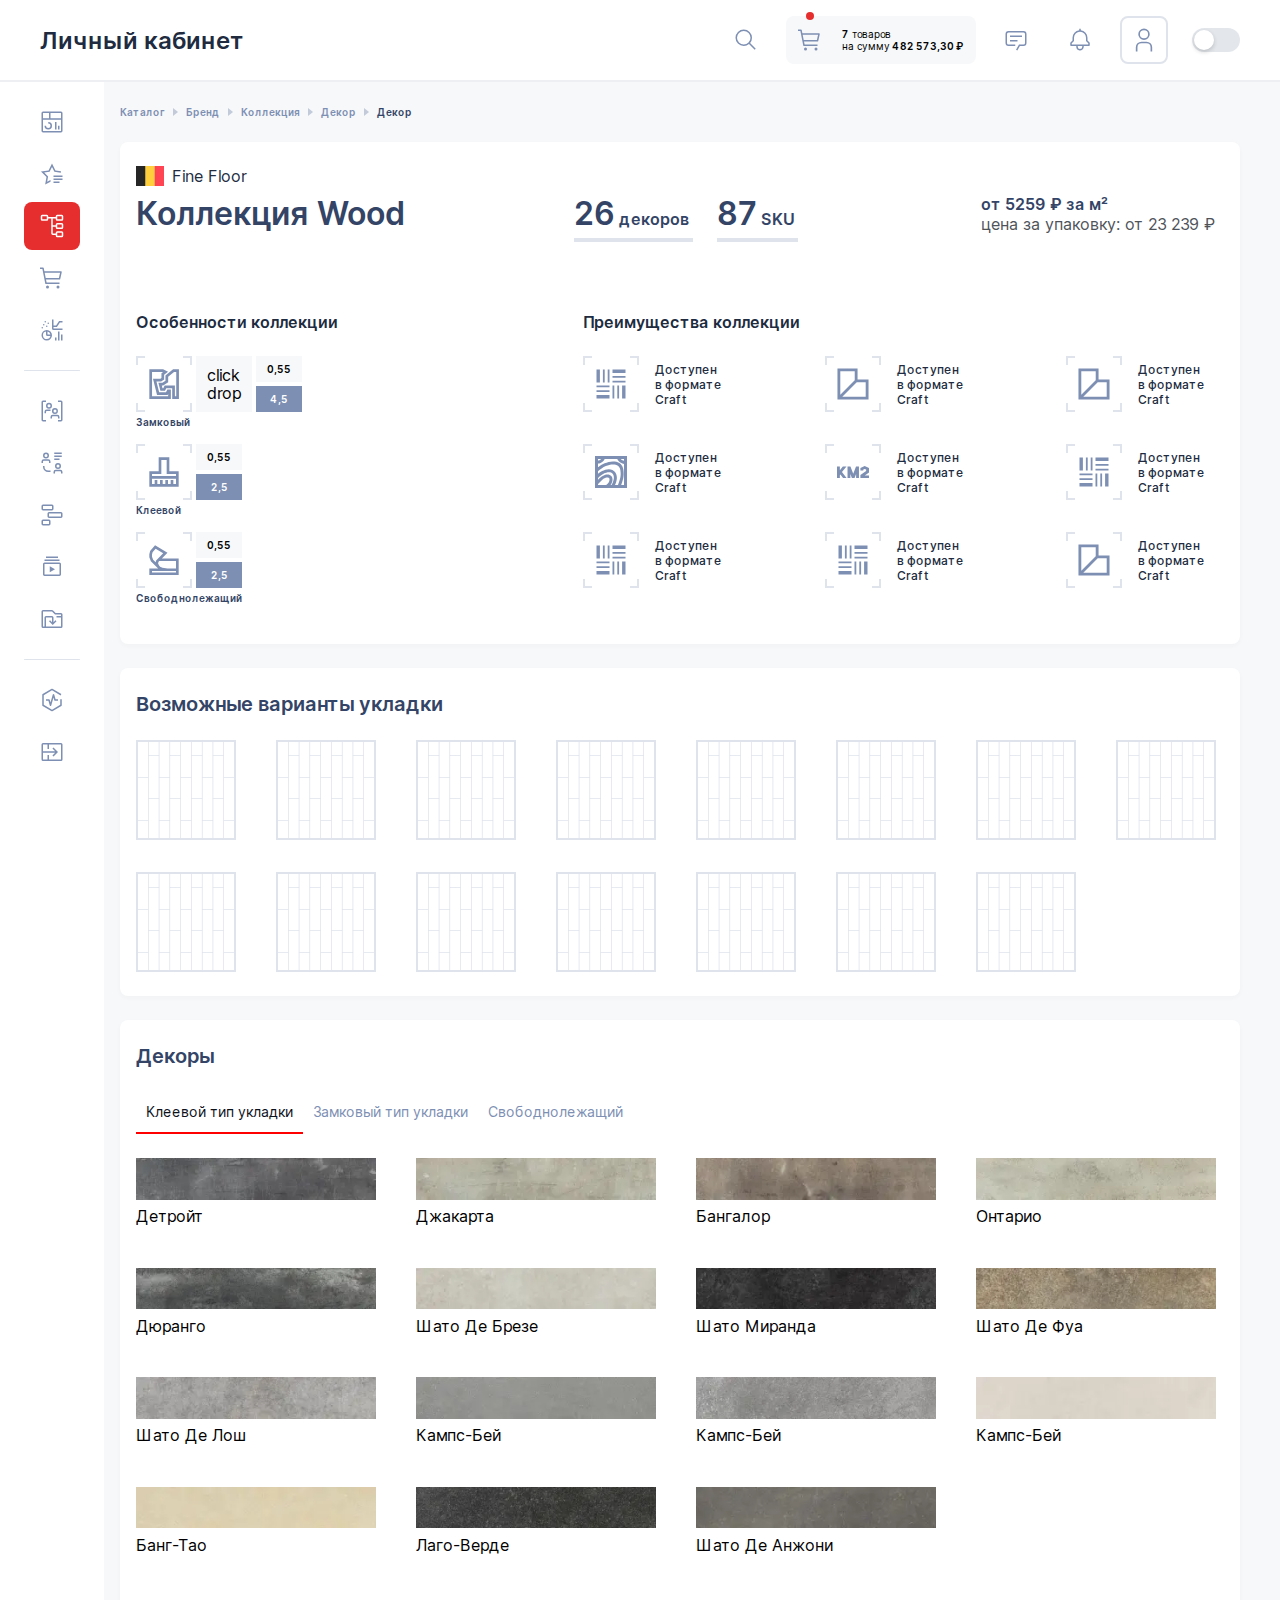
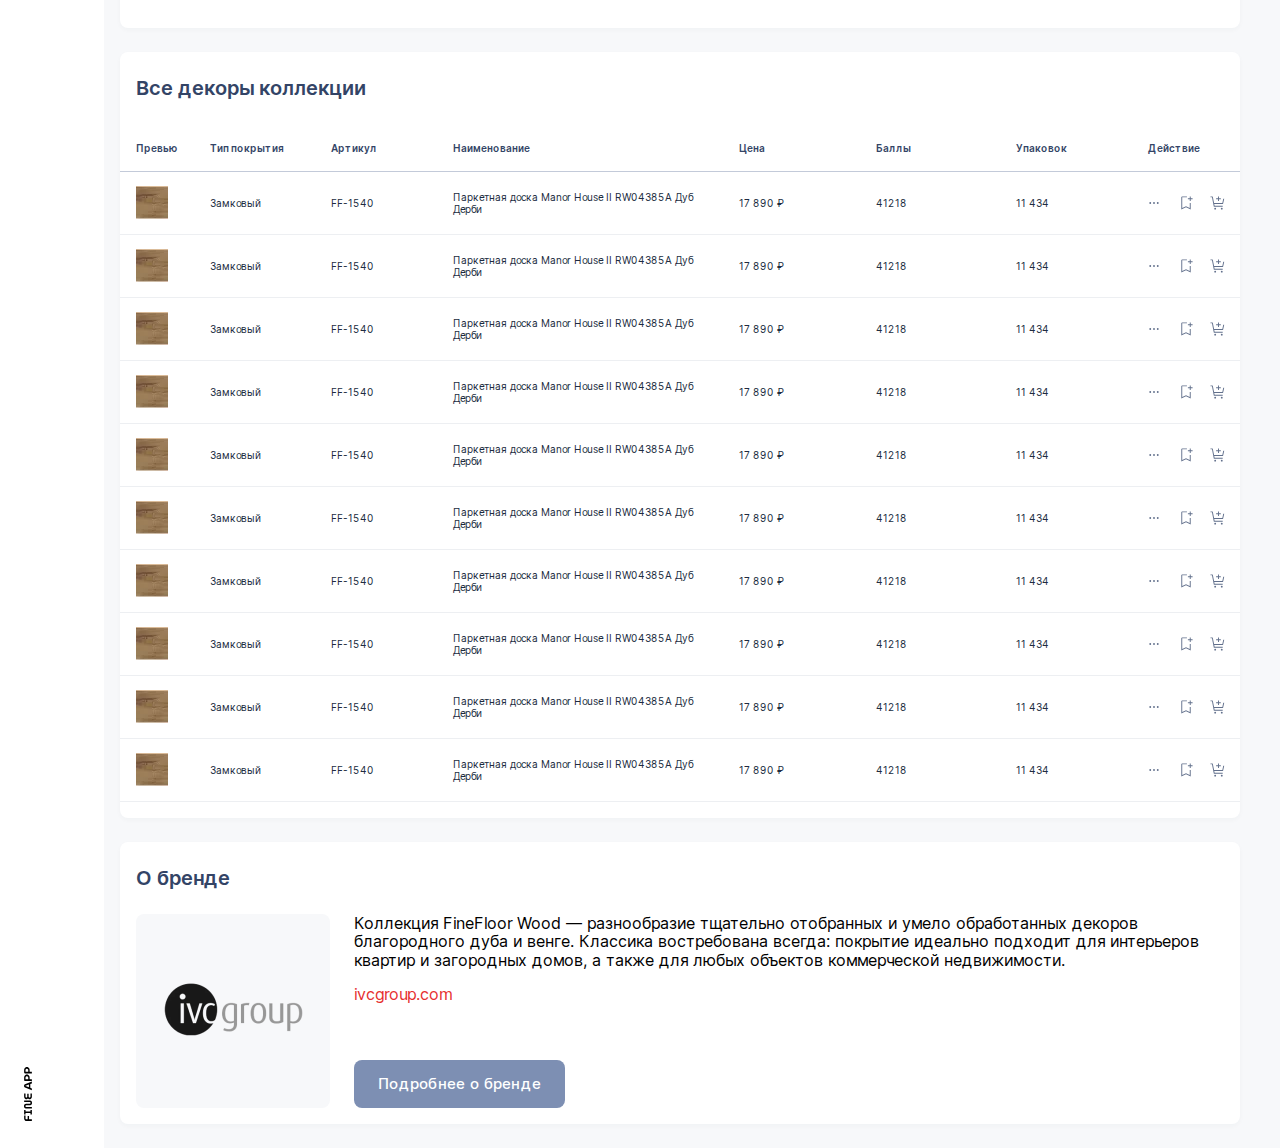
<file: collection.html>
<!DOCTYPE html>
<html lang="ru" class="page">

<head>
  <meta http-equiv="Content-Type" content="text/html" charset="utf-8">
  <meta name="viewport" content="width=device-width, initial-scale=1.0">
  <link rel="shortcut icon" href="favicon.ico" type="image/x-icon">
  <meta http-equiv="X-UA-Compatible" content="ie=edge">
  <meta name="theme-color" content="#111111">
  <title>Vkvadrate — table</title>
  <link rel="preload" href="fonts/InterRegular.woff2" as="font" type="font/woff2" crossorigin>
  <link rel="preload" href="fonts/InterMedium.woff2" as="font" type="font/woff2" crossorigin>
  <link rel="preload" href="fonts/InterSemiBold.woff2" as="font" type="font/woff2" crossorigin>
  <link rel="stylesheet" href="css/vendor.css">
  <link rel="stylesheet" href="css/main.css">
  <script defer src="js/main.js"></script>
  <script>
    var initJsonArrayObjects = [];
    var dataTable = [];
  </script>
</head>

<body class="page__body">
  <div class="site-container">
    <header class="header">
  <div class="container-fluid header__container">
    <div class="logo header__logo">
      <h1 class="logo__title">Личный кабинет</h1>
    </div>
    <div class="menu header__menu">
      <ul class="list-reset menu__list">
        <li class="menu__item top-search__wrapper">
          <div id="topSearch" class="top-search__container">
            <button class="btn-reset btn__search">
              <svg>
                <use xlink:href="img/sprite.svg#search"></use>
              </svg>
            </button>
            <form action="https://google.com/search" class="form top-search__form" method="GET" role="search">
              <input type="search" class="input-reset top-search__input" id="topSearchInput" name="q"
                aria-label="Поиск по сайту" placeholder="Поиск" autocomplete="off">
            </form>
          </div>
          <span class="tooltip-menu">
            <span class="tooltip-menu__txt tooltip-menu__txt--search" role="tooltip">
              <span class="visually-hidden">Тултип: </span>
              поиск по сайту
            </span>
          </span>
        </li>
        <li class="menu__item menu__item--active">
          <div class="cart-info">
            <svg>
              <use xlink:href="img/sprite.svg#shopping-cart"></use>
            </svg>
            <div class="cart-info__descr">
              <div class="cart-info__top">
                <span class="cart-info__count">7</span><span> товаров</span>
              </div>
              <div class="cart-info__bottom">
                <span>на сумму</span><span class="cart-info__sum"> 482 573,30 ₽</span>
              </div>
            </div>
          </div>
          <span class="tooltip-menu">
            <span class="tooltip-menu__txt tooltip-menu__txt--cart" role="tooltip">
              <span class="visually-hidden">Тултип: </span>
              корзина
            </span>
          </span>
        </li>
        <li class="menu__item">
          <svg>
            <use xlink:href="img/sprite.svg#chat"></use>
          </svg>
          <span class="tooltip-menu">
            <span class="tooltip-menu__txt tooltip-menu__txt--chat" role="tooltip">
              <span class="visually-hidden">Тултип: </span>
              чат
            </span>
          </span>
        </li>
        <li class="menu__item">
          <svg>
            <use xlink:href="img/sprite.svg#notification"></use>
          </svg>
          <span class="tooltip-menu">
            <span class="tooltip-menu__txt tooltip-menu__txt--notify" role="tooltip">
              <span class="visually-hidden">Тултип: </span>
              Уведомления
            </span>
          </span>
        </li>
        <li class="menu__item menu__item--user">
          <div class="user__icon">
            <svg>
              <use xlink:href="img/sprite.svg#user"></use>
            </svg>
          </div>
          <!-- <picture>
            <source srcset="img/user-avatar.webp" type="image/webp">
            <img loading="lazy" src="img/user-avatar.png" class="user__image" width="96" height="96"
              alt="Пользовательский аватар">
          </picture> -->
        </li>
        <li class="menu__item menu__item--switch">
          <label class="switch-theme">
            <input type="checkbox" class="switch-theme__input">
            <span class="switch-theme__slider"></span>
          </label>
        </li>
      </ul>
    </div>
  </div>
</header>
    <main class="main">
      <div class="collection">
        <div class="container-fluid collection__container">
          <!-- sidebar -->
<div class="sidebar-wrapper" id="sidebarWrapper">
  <div class="sidebar">
    <nav class="sidebar-nav">
      <ul class="sidebar-nav__list list-reset">
        <li class="sidebar-nav__item">
          <a href="https://alexshev7.github.io/personal-area/" class="sidebar-nav__link">
            <svg>
              <use xlink:href="img/sprite.svg#dashboard"></use>
            </svg>
            <span class="sidebar-nav__title">Главная</span>
          </a>
        </li>
        <li class="sidebar-nav__item">
          <a href="#" class="sidebar-nav__link">
            <svg>
              <use xlink:href="img/sprite.svg#star-review"></use>
            </svg>
            <span class="sidebar-nav__title">Избранное</span>
          </a>
        </li>
        <li class="sidebar-nav__item">
          <a href="https://alexshev7.github.io/personal-area/" class="sidebar-nav__link sidebar-nav__link--active">
            <svg>
              <use xlink:href="img/sprite.svg#tree-view-alt"></use>
            </svg>
            <span class="sidebar-nav__title">Каталог</span>
          </a>
        </li>
        <li class="sidebar-nav__item">
          <a href="#" class="sidebar-nav__link">
            <svg>
              <use xlink:href="img/sprite.svg#shopping-cart"></use>
            </svg>
            <span class="sidebar-nav__title">Заказы</span>
          </a>
        </li>
        <li class="sidebar-nav__item">
          <a href="#" class="sidebar-nav__link">
            <svg>
              <use xlink:href="img/sprite.svg#chart-multitype"></use>
            </svg>
            <span class="sidebar-nav__title">Статистика</span>
          </a>
        </li>
        <li class="sidebar-nav__item">
          <a href="#" class="sidebar-nav__link">
            <svg>
              <use xlink:href="img/sprite.svg#group-access"></use>
            </svg>
            <span class="sidebar-nav__title">Пользователи</span>
          </a>
        </li>
        <li class="sidebar-nav__item">
          <a href="#" class="sidebar-nav__link">
            <svg>
              <use xlink:href="img/sprite.svg#share-knowledge"></use>
            </svg>
            <span class="sidebar-nav__title">Партнеры</span>
          </a>
        </li>
        <li class="sidebar-nav__item">
          <a href="#" class="sidebar-nav__link">
            <svg>
              <use xlink:href="img/sprite.svg#roadmap"></use>
            </svg>
            <span class="sidebar-nav__title">Проекты</span>
          </a>
        </li>
        <li class="sidebar-nav__item">
          <a href="#" class="sidebar-nav__link">
            <svg>
              <use xlink:href="img/sprite.svg#media-library"></use>
            </svg>
            <span class="sidebar-nav__title">Обучение</span>
          </a>
        </li>
        <li class="sidebar-nav__item">
          <a href="#" class="sidebar-nav__link">
            <svg>
              <use xlink:href="img/sprite.svg#folder-open"></use>
            </svg>
            <span class="sidebar-nav__title">Материалы</span>
          </a>
        </li>
        <li class="sidebar-nav__item">
          <a href="#" class="sidebar-nav__link">
            <svg>
              <use xlink:href="img/sprite.svg#ibm-cloud-pak-watson-aiops"></use>
            </svg>
            <span class="sidebar-nav__title">Техподдержка</span>
          </a>
        </li>
        <li class="sidebar-nav__item">
          <a href="#" class="sidebar-nav__link sidebar-nav__link--expand">
            <svg class="expand-svg">
              <use xlink:href="img/sprite.svg#openside-bar"></use>
            </svg>
            <svg class="collapse-svg">
              <use xlink:href="img/sprite.svg#open-panel-left"></use>
            </svg>
            <span class="sidebar-nav__title sidebar-nav__title--change">Развернуть меню</span>
          </a>
        </li>
      </ul>
    </nav>
    <div class="sidebar__bottom">
      <a href="#" class="sidebar__link-app">
        <svg>
          <use xlink:href="img/sprite.svg#fine-app"></use>
        </svg>
      </a>
      <p class="sidebar__descr">Разработка и техническая поддержка от компании ITeem. ©2023. По правам у нас
        все ок.
      </p>
    </div>
  </div>
</div>
          <div class="collection__flex">
            <!-- breadcrumbs -->
<nav class="breadcrumb-lk">
  <ul class="list-reset breadcrumb-lk__list">
    <li class="breadcrumb-lk__item">
      <a href="https://alexshev7.github.io/personal-area/" class="breadcrumb-lk__link">Каталог</a>
    </li>
    <li class="breadcrumb-lk__item">
      <a href="https://alexshev7.github.io/personal-area/brand.html" class="breadcrumb-lk__link">Бренд</a>
    </li>
    <li class="breadcrumb-lk__item">
      <a href="https://alexshev7.github.io/personal-area/collection.html" class="breadcrumb-lk__link">Коллекция</a>
    </li>
    <li class="breadcrumb-lk__item">
      <a href="https://alexshev7.github.io/personal-area/decor.html" class="breadcrumb-lk__link">Декор</a>
    </li>
    <li class="breadcrumb-lk__item breadcrumb-lk__item--active">Декор</li>
  </ul>
</nav>
            <!-- collection main -->
<section class="collection-main">
  <div class="collection-main__container">
    <div class="collection-main__top">
      <div class="collection-main__logo">
        <div class="collection-main__flag">
          <picture>
            <source srcset="img/flag.webp" type="image/webp">
            <img loading="lazy" src="img/flag.png" class="image" width="28" height="20" alt="Флаг страны бренда">
          </picture>
        </div>
        <div class="collection-main__brand">Fine Floor</div>
      </div>
      <div class="collection-main__row">
        <h3 class="collection-main__title">Коллекция Wood</h3>
        <div class="collection-main__inf-wrap">
          <div class="collection-main__inf">
            <div class="collection-main__inf-item">
              <span class="collection-main__number">26</span><span class="collection-main__cur">декоров</span>
            </div>
          </div>
          <div class="collection-main__inf">
            <div class="collection-main__inf-item">
              <span class="collection-main__number">87</span><span class="collection-main__cur">SKU</span>
            </div>
          </div>
        </div>
        <div class="collection-main__prices">
          <p class="collection-main__price">от <span>5259</span> ₽ за м²</p>
          <p class="collection-main__text">цена за упаковку: от <span>23 239</span> ₽</p>
        </div>
      </div>
    </div>
    <div class="collection-main__bottom">
      <div class="collection-main__wrapper">
        <div class="collection-main__funs">
          <h5 class="collection-main__subtitle">Особенности коллекции</h5>
          <div class="collection-main__fun">
            <div class="collection-main__fun-wrap">
              <div class="collection-main__type-wrap collection-main__type-item">
                <div class="collection-main__type">
                  <svg class="collection-ramka">
                    <use xlink:href="img/sprite.svg#ramka"></use>
                  </svg>
                  <svg class="collection-craft">
                    <use xlink:href="img/sprite.svg#zamkoviy"></use>
                  </svg>
                </div>
              </div>
              <div class="collection-main__drop collection-main__type-item">click<br> drop</div>
              <div class="collection-main__size collection-main__type-item">
                <div class="decor-collection__size-item">
                  <span class="collection-tooltip">
                    <button class="btn__collection-tooltip btn-reset">
                      <div class="decor-collection__size-num">0,55</div>
                    </button>
                    <span class="collection-tooltip__txt" role="tooltip">
                      <span class="visually-hidden">Тултип: </span>
                      Толщина защитного слоя
                      <svg>
                        <use xlink:href="img/sprite.svg#triangle-down"></use>
                      </svg>
                    </span>
                  </span>
                </div>
                <div class="decor-collection__size-item">
                  <span class="collection-tooltip">
                    <button class="btn__collection-tooltip btn-reset">
                      <div class="decor-collection__size-num decor-collection__size-num--active">4,5</div>
                    </button>
                    <span class="collection-tooltip__txt" role="tooltip">
                      <span class="visually-hidden">Тултип: </span>
                      Толщина защитного слоя
                      <svg>
                        <use xlink:href="img/sprite.svg#triangle-down"></use>
                      </svg>
                    </span>
                  </span>
                </div>
              </div>
            </div>
            <div class="collection-main__type-name">Замковый</div>
          </div>
          <div class="collection-main__fun">
            <div class="collection-main__fun-wrap">
              <div class="collection-main__type-wrap collection-main__type-item">
                <div class="collection-main__type">
                  <svg class="collection-ramka">
                    <use xlink:href="img/sprite.svg#ramka"></use>
                  </svg>
                  <svg class="collection-craft">
                    <use xlink:href="img/sprite.svg#kleevoy"></use>
                  </svg>
                </div>
              </div>
              <div class="collection-main__size collection-main__type-item">
                <div class="decor-collection__size-item">
                  <span class="collection-tooltip">
                    <button class="btn__collection-tooltip btn-reset">
                      <div class="decor-collection__size-num">0,55</div>
                    </button>
                    <span class="collection-tooltip__txt" role="tooltip">
                      <span class="visually-hidden">Тултип: </span>
                      Толщина защитного слоя
                      <svg>
                        <use xlink:href="img/sprite.svg#triangle-down"></use>
                      </svg>
                    </span>
                  </span>
                </div>
                <div class="decor-collection__size-item">
                  <span class="collection-tooltip">
                    <button class="btn__collection-tooltip btn-reset">
                      <div class="decor-collection__size-num decor-collection__size-num--active">2,5</div>
                    </button>
                    <span class="collection-tooltip__txt" role="tooltip">
                      <span class="visually-hidden">Тултип: </span>
                      Толщина защитного слоя
                      <svg>
                        <use xlink:href="img/sprite.svg#triangle-down"></use>
                      </svg>
                    </span>
                  </span>
                </div>
              </div>
            </div>
            <div class="collection-main__type-name">Клеевой</div>
          </div>
          <div class="collection-main__fun">
            <div class="collection-main__fun-wrap">
              <div class="collection-main__type-wrap collection-main__type-item">
                <div class="collection-main__type">
                  <svg class="collection-ramka">
                    <use xlink:href="img/sprite.svg#ramka"></use>
                  </svg>
                  <svg class="collection-craft">
                    <use xlink:href="img/sprite.svg#free"></use>
                  </svg>
                </div>
              </div>
              <div class="collection-main__size collection-main__type-item">
                <div class="decor-collection__size-item">
                  <span class="collection-tooltip">
                    <button class="btn__collection-tooltip btn-reset">
                      <div class="decor-collection__size-num">0,55</div>
                    </button>
                    <span class="collection-tooltip__txt" role="tooltip">
                      <span class="visually-hidden">Тултип: </span>
                      Толщина защитного слоя
                      <svg>
                        <use xlink:href="img/sprite.svg#triangle-down"></use>
                      </svg>
                    </span>
                  </span>
                </div>
                <div class="decor-collection__size-item">
                  <span class="collection-tooltip">
                    <button class="btn__collection-tooltip btn-reset">
                      <div class="decor-collection__size-num decor-collection__size-num--active">2,5</div>
                    </button>
                    <span class="collection-tooltip__txt" role="tooltip">
                      <span class="visually-hidden">Тултип: </span>
                      Толщина защитного слоя
                      <svg>
                        <use xlink:href="img/sprite.svg#triangle-down"></use>
                      </svg>
                    </span>
                  </span>
                </div>
              </div>
            </div>
            <div class="collection-main__type-name">Свободнолежащий</div>
          </div>
        </div>
        <div class="collection-main__advs">
          <h4 class="collection-main__subtitle">Преимущества коллекции</h4>
          <div class="collection-main__adv-wrap">

            <div class="collection-main__adv">
              <div class="collection-main__svgs">
                <svg class="adv-ramka">
                  <use xlink:href="img/sprite.svg#ramka"></use>
                </svg>
                <svg class="adv-craft">
                  <use xlink:href="img/sprite.svg#craft"></use>
                </svg>
              </div>
              <p class="collection-main__adv-text">Доступен в формате Craft</p>
            </div>

            <div class="collection-main__adv">
              <div class="collection-main__svgs">
                <svg class="adv-ramka">
                  <use xlink:href="img/sprite.svg#ramka"></use>
                </svg>
                <svg class="adv-craft">
                  <use xlink:href="img/sprite.svg#plintus"></use>
                </svg>
              </div>
              <p class="collection-main__adv-text">Доступен в формате Craft</p>
            </div>

            <div class="collection-main__adv">
              <div class="collection-main__svgs">
                <svg class="adv-ramka">
                  <use xlink:href="img/sprite.svg#ramka"></use>
                </svg>
                <svg class="adv-craft">
                  <use xlink:href="img/sprite.svg#plintus"></use>
                </svg>
              </div>
              <p class="collection-main__adv-text">Доступен в формате Craft</p>
            </div>

            <div class="collection-main__adv">
              <div class="collection-main__svgs">
                <svg class="adv-ramka">
                  <use xlink:href="img/sprite.svg#ramka"></use>
                </svg>
                <svg class="adv-craft">
                  <use xlink:href="img/sprite.svg#wood"></use>
                </svg>
              </div>
              <p class="collection-main__adv-text">Доступен в формате Craft</p>
            </div>

            <div class="collection-main__adv">
              <div class="collection-main__svgs">
                <svg class="adv-ramka">
                  <use xlink:href="img/sprite.svg#ramka"></use>
                </svg>
                <svg class="adv-craft">
                  <use xlink:href="img/sprite.svg#km2"></use>
                </svg>
              </div>
              <p class="collection-main__adv-text">Доступен в формате Craft</p>
            </div>

            <div class="collection-main__adv">
              <div class="collection-main__svgs">
                <svg class="adv-ramka">
                  <use xlink:href="img/sprite.svg#ramka"></use>
                </svg>
                <svg class="adv-craft">
                  <use xlink:href="img/sprite.svg#craft"></use>
                </svg>
              </div>
              <p class="collection-main__adv-text">Доступен в формате Craft</p>
            </div>

            <div class="collection-main__adv">
              <div class="collection-main__svgs">
                <svg class="adv-ramka">
                  <use xlink:href="img/sprite.svg#ramka"></use>
                </svg>
                <svg class="adv-craft">
                  <use xlink:href="img/sprite.svg#craft"></use>
                </svg>
              </div>
              <p class="collection-main__adv-text">Доступен в формате Craft</p>
            </div>

            <div class="collection-main__adv">
              <div class="collection-main__svgs">
                <svg class="adv-ramka">
                  <use xlink:href="img/sprite.svg#ramka"></use>
                </svg>
                <svg class="adv-craft">
                  <use xlink:href="img/sprite.svg#craft"></use>
                </svg>
              </div>
              <p class="collection-main__adv-text">Доступен в формате Craft</p>
            </div>

            <div class="collection-main__adv">
              <div class="collection-main__svgs">
                <svg class="adv-ramka">
                  <use xlink:href="img/sprite.svg#ramka"></use>
                </svg>
                <svg class="adv-craft">
                  <use xlink:href="img/sprite.svg#plintus"></use>
                </svg>
              </div>
              <p class="collection-main__adv-text">Доступен в формате Craft</p>
            </div>

          </div>
        </div>
      </div>
    </div>
  </div>
</section>
            <section class="collection-styling">
  <div class="collection-styling__container">
    <h3 class="collection__title collection__title--small">Возможные варианты укладки</h3>
    <ul class="list-reset collection-styling__items">
      <li class="collection-styling__item">
        <span class="styling-tooltip">
          <button class="btn__styling-tooltip btn-reset">
            <svg class="styling-svg">
              <use xlink:href="img/sprite.svg#type-1"></use>
            </svg>
          </button>
          <span class="styling-tooltip__txt" role="tooltip">
            <span class="visually-hidden">Тултип: </span>
            Французская ёлочка
            <svg class="q-tooltip--center">
              <use xlink:href="img/sprite.svg#triangle-down"></use>
            </svg>
          </span>
        </span>
      </li>
      <li class="collection-styling__item">
        <span class="styling-tooltip">
          <button class="btn__styling-tooltip btn-reset">
            <svg class="styling-svg">
              <use xlink:href="img/sprite.svg#type-1"></use>
            </svg>
          </button>
          <span class="styling-tooltip__txt" role="tooltip">
            <span class="visually-hidden">Тултип: </span>
            Вертикальная
            <svg class="q-tooltip--center">
              <use xlink:href="img/sprite.svg#triangle-down"></use>
            </svg>
          </span>
        </span>
      </li>
      <li class="collection-styling__item">
        <span class="styling-tooltip">
          <button class="btn__styling-tooltip btn-reset">
            <svg class="styling-svg">
              <use xlink:href="img/sprite.svg#type-1"></use>
            </svg>
          </button>
          <span class="styling-tooltip__txt" role="tooltip">
            <span class="visually-hidden">Тултип: </span>
            Французская ёлочка
            <svg class="q-tooltip--center">
              <use xlink:href="img/sprite.svg#triangle-down"></use>
            </svg>
          </span>
        </span>
      </li>
      <li class="collection-styling__item">
        <span class="styling-tooltip">
          <button class="btn__styling-tooltip btn-reset">
            <svg class="styling-svg">
              <use xlink:href="img/sprite.svg#type-1"></use>
            </svg>
          </button>
          <span class="styling-tooltip__txt" role="tooltip">
            <span class="visually-hidden">Тултип: </span>
            Французская ёлочка
            <svg class="q-tooltip--center">
              <use xlink:href="img/sprite.svg#triangle-down"></use>
            </svg>
          </span>
        </span>
      </li>
      <li class="collection-styling__item">
        <span class="styling-tooltip">
          <button class="btn__styling-tooltip btn-reset">
            <svg class="styling-svg">
              <use xlink:href="img/sprite.svg#type-1"></use>
            </svg>
          </button>
          <span class="styling-tooltip__txt" role="tooltip">
            <span class="visually-hidden">Тултип: </span>
            Французская ёлочка
            <svg class="q-tooltip--center">
              <use xlink:href="img/sprite.svg#triangle-down"></use>
            </svg>
          </span>
        </span>
      </li>
      <li class="collection-styling__item">
        <span class="styling-tooltip">
          <button class="btn__styling-tooltip btn-reset">
            <svg class="styling-svg">
              <use xlink:href="img/sprite.svg#type-1"></use>
            </svg>
          </button>
          <span class="styling-tooltip__txt" role="tooltip">
            <span class="visually-hidden">Тултип: </span>
            Французская ёлочка
            <svg class="q-tooltip--center">
              <use xlink:href="img/sprite.svg#triangle-down"></use>
            </svg>
          </span>
        </span>
      </li>
      <li class="collection-styling__item">
        <span class="styling-tooltip">
          <button class="btn__styling-tooltip btn-reset">
            <svg class="styling-svg">
              <use xlink:href="img/sprite.svg#type-1"></use>
            </svg>
          </button>
          <span class="styling-tooltip__txt" role="tooltip">
            <span class="visually-hidden">Тултип: </span>
            Французская ёлочка
            <svg class="q-tooltip--center">
              <use xlink:href="img/sprite.svg#triangle-down"></use>
            </svg>
          </span>
        </span>
      </li>
      <li class="collection-styling__item">
        <span class="styling-tooltip">
          <button class="btn__styling-tooltip btn-reset">
            <svg class="styling-svg">
              <use xlink:href="img/sprite.svg#type-1"></use>
            </svg>
          </button>
          <span class="styling-tooltip__txt" role="tooltip">
            <span class="visually-hidden">Тултип: </span>
            Французская ёлочка
            <svg class="q-tooltip--center">
              <use xlink:href="img/sprite.svg#triangle-down"></use>
            </svg>
          </span>
        </span>
      </li>
      <li class="collection-styling__item">
        <span class="styling-tooltip">
          <button class="btn__styling-tooltip btn-reset">
            <svg class="styling-svg">
              <use xlink:href="img/sprite.svg#type-1"></use>
            </svg>
          </button>
          <span class="styling-tooltip__txt" role="tooltip">
            <span class="visually-hidden">Тултип: </span>
            Французская ёлочка
            <svg class="q-tooltip--center">
              <use xlink:href="img/sprite.svg#triangle-down"></use>
            </svg>
          </span>
        </span>
      </li>
      <li class="collection-styling__item">
        <span class="styling-tooltip">
          <button class="btn__styling-tooltip btn-reset">
            <svg class="styling-svg">
              <use xlink:href="img/sprite.svg#type-1"></use>
            </svg>
          </button>
          <span class="styling-tooltip__txt" role="tooltip">
            <span class="visually-hidden">Тултип: </span>
            Французская ёлочка
            <svg class="q-tooltip--center">
              <use xlink:href="img/sprite.svg#triangle-down"></use>
            </svg>
          </span>
        </span>
      </li>
      <li class="collection-styling__item">
        <span class="styling-tooltip">
          <button class="btn__styling-tooltip btn-reset">
            <svg class="styling-svg">
              <use xlink:href="img/sprite.svg#type-1"></use>
            </svg>
          </button>
          <span class="styling-tooltip__txt" role="tooltip">
            <span class="visually-hidden">Тултип: </span>
            Французская ёлочка
            <svg class="q-tooltip--center">
              <use xlink:href="img/sprite.svg#triangle-down"></use>
            </svg>
          </span>
        </span>
      </li>
      <li class="collection-styling__item">
        <span class="styling-tooltip">
          <button class="btn__styling-tooltip btn-reset">
            <svg class="styling-svg">
              <use xlink:href="img/sprite.svg#type-1"></use>
            </svg>
          </button>
          <span class="styling-tooltip__txt" role="tooltip">
            <span class="visually-hidden">Тултип: </span>
            Французская ёлочка
            <svg class="q-tooltip--center">
              <use xlink:href="img/sprite.svg#triangle-down"></use>
            </svg>
          </span>
        </span>
      </li>
      <li class="collection-styling__item">
        <span class="styling-tooltip">
          <button class="btn__styling-tooltip btn-reset">
            <svg class="styling-svg">
              <use xlink:href="img/sprite.svg#type-1"></use>
            </svg>
          </button>
          <span class="styling-tooltip__txt" role="tooltip">
            <span class="visually-hidden">Тултип: </span>
            Французская ёлочка
            <svg class="q-tooltip--center">
              <use xlink:href="img/sprite.svg#triangle-down"></use>
            </svg>
          </span>
        </span>
      </li>
      <li class="collection-styling__item">
        <span class="styling-tooltip">
          <button class="btn__styling-tooltip btn-reset">
            <svg class="styling-svg">
              <use xlink:href="img/sprite.svg#type-1"></use>
            </svg>
          </button>
          <span class="styling-tooltip__txt" role="tooltip">
            <span class="visually-hidden">Тултип: </span>
            Французская ёлочка
            <svg class="q-tooltip--center">
              <use xlink:href="img/sprite.svg#triangle-down"></use>
            </svg>
          </span>
        </span>
      </li>
      <li class="collection-styling__item">
        <span class="styling-tooltip">
          <button class="btn__styling-tooltip btn-reset">
            <svg class="styling-svg">
              <use xlink:href="img/sprite.svg#type-1"></use>
            </svg>
          </button>
          <span class="styling-tooltip__txt" role="tooltip">
            <span class="visually-hidden">Тултип: </span>
            Французская ёлочка
            <svg class="q-tooltip--center">
              <use xlink:href="img/sprite.svg#triangle-down"></use>
            </svg>
          </span>
        </span>
      </li>
    </ul>
  </div>
</section>
            <section class="collection-decors">
  <div class="collection-decors__container">
    <h3 class="collection__title collection__title--small">Декоры</h3>
    <div class="collection-decors__wrap">
      <div class="tabs" data-tabs="decors">
        <ul class="tabs__nav">
          <li class="tabs__nav-item tabs__nav-item--active"><button class="btn-reset tabs__nav-btn"
              type="button">Клеевой
              тип укладки</button>
          </li>
          <li class="tabs__nav-item"><button class="btn-reset tabs__nav-btn" type="button">Замковый тип укладки</button>
          </li>
          <li class="tabs__nav-item"><button class="btn-reset tabs__nav-btn" type="button">Свободнолежащий</button></li>
        </ul>
        <div class="tabs__content">
          <div class="tabs__panel">
            <div class="collection-decors-type">
              <div class="collection-decors-type__item">
                <picture>
                  <source srcset="img/collection/decors/img-1.webp" type="image/webp">
                  <img loading="lazy" src="img/collection/decors/img-1.jpg" class="image" width="276" height="48"
                    alt="декор">
                </picture>
                <div class="collection-decors-type__name">Детройт</div>
              </div>
              <div class="collection-decors-type__item">
                <picture>
                  <source srcset="img/collection/decors/img-2.webp" type="image/webp">
                  <img loading="lazy" src="img/collection/decors/img-2.jpg" class="image" width="276" height="48"
                    alt="декор">
                </picture>
                <div class="collection-decors-type__name">Джакарта</div>
              </div>
              <div class="collection-decors-type__item">
                <picture>
                  <source srcset="img/collection/decors/img-3.webp" type="image/webp">
                  <img loading="lazy" src="img/collection/decors/img-3.jpg" class="image" width="276" height="48"
                    alt="декор">
                </picture>
                <div class="collection-decors-type__name">Бангалор</div>
              </div>
              <div class="collection-decors-type__item">
                <picture>
                  <source srcset="img/collection/decors/img-4.webp" type="image/webp">
                  <img loading="lazy" src="img/collection/decors/img-4.jpg" class="image" width="276" height="48"
                    alt="декор">
                </picture>
                <div class="collection-decors-type__name">Онтарио</div>
              </div>
              <div class="collection-decors-type__item">
                <picture>
                  <source srcset="img/collection/decors/img-5.webp" type="image/webp">
                  <img loading="lazy" src="img/collection/decors/img-5.jpg" class="image" width="276" height="48"
                    alt="декор">
                </picture>
                <div class="collection-decors-type__name">Дюранго</div>
              </div>
              <div class="collection-decors-type__item">
                <picture>
                  <source srcset="img/collection/decors/img-6.webp" type="image/webp">
                  <img loading="lazy" src="img/collection/decors/img-6.jpg" class="image" width="276" height="48"
                    alt="декор">
                </picture>
                <div class="collection-decors-type__name">Шато Де Брезе</div>
              </div>
              <div class="collection-decors-type__item">
                <picture>
                  <source srcset="img/collection/decors/img-7.webp" type="image/webp">
                  <img loading="lazy" src="img/collection/decors/img-7.jpg" class="image" width="276" height="48"
                    alt="декор">
                </picture>
                <div class="collection-decors-type__name">Шато Миранда</div>
              </div>
              <div class="collection-decors-type__item">
                <picture>
                  <source srcset="img/collection/decors/img-8.webp" type="image/webp">
                  <img loading="lazy" src="img/collection/decors/img-8.jpg" class="image" width="276" height="48"
                    alt="декор">
                </picture>
                <div class="collection-decors-type__name">Шато Де Фуа</div>
              </div>
              <div class="collection-decors-type__item">
                <picture>
                  <source srcset="img/collection/decors/img-9.webp" type="image/webp">
                  <img loading="lazy" src="img/collection/decors/img-9.jpg" class="image" width="276" height="48"
                    alt="декор">
                </picture>
                <div class="collection-decors-type__name">Шато Де Лош</div>
              </div>
              <div class="collection-decors-type__item">
                <picture>
                  <source srcset="img/collection/decors/img-10.webp" type="image/webp">
                  <img loading="lazy" src="img/collection/decors/img-10.jpg" class="image" width="276" height="48"
                    alt="декор">
                </picture>
                <div class="collection-decors-type__name">Кампс-Бей</div>
              </div>
              <div class="collection-decors-type__item">
                <picture>
                  <source srcset="img/collection/decors/img-11.webp" type="image/webp">
                  <img loading="lazy" src="img/collection/decors/img-11.jpg" class="image" width="276" height="48"
                    alt="декор">
                </picture>
                <div class="collection-decors-type__name">Кампс-Бей</div>
              </div>
              <div class="collection-decors-type__item">
                <picture>
                  <source srcset="img/collection/decors/img-12.webp" type="image/webp">
                  <img loading="lazy" src="img/collection/decors/img-12.jpg" class="image" width="276" height="48"
                    alt="декор">
                </picture>
                <div class="collection-decors-type__name">Кампс-Бей</div>
              </div>
              <div class="collection-decors-type__item">
                <picture>
                  <source srcset="img/collection/decors/img-13.webp" type="image/webp">
                  <img loading="lazy" src="img/collection/decors/img-13.jpg" class="image" width="276" height="48"
                    alt="декор">
                </picture>
                <div class="collection-decors-type__name">Банг-Тао</div>
              </div>
              <div class="collection-decors-type__item">
                <picture>
                  <source srcset="img/collection/decors/img-14.webp" type="image/webp">
                  <img loading="lazy" src="img/collection/decors/img-14.jpg" class="image" width="276" height="48"
                    alt="декор">
                </picture>
                <div class="collection-decors-type__name">Лаго-Верде</div>
              </div>
              <div class="collection-decors-type__item">
                <picture>
                  <source srcset="img/collection/decors/img-15.webp" type="image/webp">
                  <img loading="lazy" src="img/collection/decors/img-15.jpg" class="image" width="276" height="48"
                    alt="декор">
                </picture>
                <div class="collection-decors-type__name">Шато Де Анжони</div>
              </div>
            </div>
          </div>
          <div class="tabs__panel">
            <div class="collection-decors-type">
              <div class="collection-decors-type__item">
                <picture>
                  <source srcset="img/collection/decors/img-1.webp" type="image/webp">
                  <img loading="lazy" src="img/collection/decors/img-1.jpg" class="image" width="276" height="48"
                    alt="декор">
                </picture>
                <div class="collection-decors-type__name">Детройт</div>
              </div>
              <div class="collection-decors-type__item">
                <picture>
                  <source srcset="img/collection/decors/img-2.webp" type="image/webp">
                  <img loading="lazy" src="img/collection/decors/img-2.jpg" class="image" width="276" height="48"
                    alt="декор">
                </picture>
                <div class="collection-decors-type__name">Джакарта</div>
              </div>
              <div class="collection-decors-type__item">
                <picture>
                  <source srcset="img/collection/decors/img-3.webp" type="image/webp">
                  <img loading="lazy" src="img/collection/decors/img-3.jpg" class="image" width="276" height="48"
                    alt="декор">
                </picture>
                <div class="collection-decors-type__name">Бангалор</div>
              </div>
              <div class="collection-decors-type__item">
                <picture>
                  <source srcset="img/collection/decors/img-4.webp" type="image/webp">
                  <img loading="lazy" src="img/collection/decors/img-4.jpg" class="image" width="276" height="48"
                    alt="декор">
                </picture>
                <div class="collection-decors-type__name">Онтарио</div>
              </div>
              <div class="collection-decors-type__item">
                <picture>
                  <source srcset="img/collection/decors/img-5.webp" type="image/webp">
                  <img loading="lazy" src="img/collection/decors/img-5.jpg" class="image" width="276" height="48"
                    alt="декор">
                </picture>
                <div class="collection-decors-type__name">Дюранго</div>
              </div>
            </div>
          </div>
          <div class="tabs__panel">
            <div class="collection-decors-type">
              <div class="collection-decors-type__item">
                <picture>
                  <source srcset="img/collection/decors/img-1.webp" type="image/webp">
                  <img loading="lazy" src="img/collection/decors/img-1.jpg" class="image" width="276" height="48"
                    alt="декор">
                </picture>
                <div class="collection-decors-type__name">Детройт</div>
              </div>
              <div class="collection-decors-type__item">
                <picture>
                  <source srcset="img/collection/decors/img-2.webp" type="image/webp">
                  <img loading="lazy" src="img/collection/decors/img-2.jpg" class="image" width="276" height="48"
                    alt="декор">
                </picture>
                <div class="collection-decors-type__name">Джакарта</div>
              </div>
              <div class="collection-decors-type__item">
                <picture>
                  <source srcset="img/collection/decors/img-3.webp" type="image/webp">
                  <img loading="lazy" src="img/collection/decors/img-3.jpg" class="image" width="276" height="48"
                    alt="декор">
                </picture>
                <div class="collection-decors-type__name">Бангалор</div>
              </div>
            </div>
          </div>
        </div>
      </div>
    </div>
  </div>
</section>
            <!-- collection table -->
<section class="collection-table">
  <div class="collection-table__container">
    <h3 class="collection__title collection__title--small collection__title--indent">Все декоры коллекции</h3>
    <div class="t-collection__outer">
      <table class="table t-collection__inner">
        <thead>
          <tr>
            <th class="t-collection__header">Превью</th>
            <th class="t-collection__header">Тип покрытия</th>
            <th class="t-collection__header">Артикул</th>
            <th class="t-collection__header t-collection__header--name">Наименование</th>
            <th class="t-collection__header t-collection__header--price">Цена</th>
            <th class="t-collection__header">Баллы</th>
            <th class="t-collection__header">Упаковок</th>
            <th class="t-collection__header">Действие</th>
          </tr>
        </thead>
        <tbody>
          <tr class="t-collection__row">
            <td class="t-collection__cell">
              <picture>
                <source srcset="img/collection/t-preview/img-1.webp" type="image/webp">
                <img loading="lazy" src="img/collection/t-preview/img-1.jpg" class="image" width="32" height="32"
                  alt="Превью альтернативные предложения">
              </picture>
            </td>
            <td class="t-collection__cell">Замковый</td>
            <td class="t-collection__cell">FF-1540</td>
            <td class="t-collection__cell">
              Паркетная доска Manor House II RW04385A Дуб Дерби
              <span class="popup-preview js-popup-preview" role="tooltip">
                <span class="visually-hidden">Контекстное меню: </span>
                <article class="popup-preview__card">
                  <picture>
                    <source srcset="img/collection/t-preview/img-1.webp" type="image/webp">
                    <img loading="lazy" src="img/collection/t-preview/img-1.jpg" class="popup-preview__image"
                      width="120" height="120" alt="Предпоказ товара">
                  </picture>
                  <div class="popup-preview__content">
                    <h3 class="popup-preview__title">FF-1321 Дуб Меранти</h3>
                  </div>
                </article>
              </span>
            </td>
            <td class="t-collection__cell">17 890 ₽</td>
            <td class="t-collection__cell">41218</td>
            <td class="t-collection__cell">11 434</td>
            <td class="t-collection__cell">
              <div class="t-collection-menu">
                <span class="t-collection-menu__item">
                  <button class="btn-reset btn__action btn__menu-popup" aria-label="Открыть контекстное меню">
                    <svg>
                      <use xlink:href="img/sprite.svg#points"></use>
                    </svg>
                  </button>
                  <span class="popup-menu js-popup-menu" role="tooltip">
                    <span class="visually-hidden">Контекстное меню: </span>
                    <div class="popup-menu__item">
                      <a href="#" class="popup-menu__link">
                        <div class="popup-menu__icon">
                          <svg>
                            <use xlink:href="img/sprite.svg#bookmark"></use>
                          </svg>
                        </div>
                        <span class="popup-menu__title">Добавить в избранное</span>
                      </a>
                    </div>
                    <div class="popup-menu__item">
                      <a href="#" class="popup-menu__link">
                        <div class="popup-menu__icon">
                          <svg>
                            <use xlink:href="img/sprite.svg#copy-link"></use>
                          </svg>
                        </div>
                        <span class="popup-menu__title">Скопировать ссылку</span>
                      </a>
                    </div>
                    <div class="popup-menu__item">
                      <a href="#" class="popup-menu__link">
                        <div class="popup-menu__icon">
                          <svg>
                            <use xlink:href="img/sprite.svg#pdf"></use>
                          </svg>
                        </div>
                        <span class="popup-menu__title">Скачать PDF</span>
                      </a>
                    </div>
                  </span>
                </span>
                <div class="t-collection-menu__item">
                  <button class="btn-reset btn__action">
                    <svg>
                      <use xlink:href="img/sprite.svg#bookmark"></use>
                    </svg>
                  </button>
                </div>
                <div class="t-collection-menu__item">
                  <button class="btn-reset btn__action btn__add-to-cart" data-graph-path="product-1">
                    <svg>
                      <use xlink:href="img/sprite.svg#shopping-cart-add"></use>
                    </svg>
                  </button>
                </div>
              </div>
            </td>
          </tr>
          <tr class="t-collection__row">
            <td class="t-collection__cell">
              <picture>
                <source srcset="img/collection/t-preview/img-1.webp" type="image/webp">
                <img loading="lazy" src="img/collection/t-preview/img-1.jpg" class="image" width="32" height="32"
                  alt="Превью альтернативные предложения">
              </picture>
            </td>
            <td class="t-collection__cell">Замковый</td>
            <td class="t-collection__cell">FF-1540</td>
            <td class="t-collection__cell">
              Паркетная доска Manor House II RW04385A Дуб Дерби
              <span class="popup-preview js-popup-preview" role="tooltip">
                <span class="visually-hidden">Контекстное меню: </span>
                <article class="popup-preview__card">
                  <picture>
                    <source srcset="img/collection/t-preview/img-1.webp" type="image/webp">
                    <img loading="lazy" src="img/collection/t-preview/img-1.jpg" class="popup-preview__image"
                      width="120" height="120" alt="Предпоказ товара">
                  </picture>
                  <div class="popup-preview__content">
                    <h3 class="popup-preview__title">FF-1321 Дуб Меранти</h3>
                  </div>
                </article>
              </span>
            </td>
            <td class="t-collection__cell">17 890 ₽</td>
            <td class="t-collection__cell">41218</td>
            <td class="t-collection__cell">11 434</td>
            <td class="t-collection__cell">
              <div class="t-collection-menu">
                <span class="t-collection-menu__item">
                  <button class="btn-reset btn__action btn__menu-popup" aria-label="Открыть контекстное меню">
                    <svg>
                      <use xlink:href="img/sprite.svg#points"></use>
                    </svg>
                  </button>
                  <span class="popup-menu js-popup-menu" role="tooltip">
                    <span class="visually-hidden">Контекстное меню: </span>
                    <div class="popup-menu__item">
                      <a href="#" class="popup-menu__link">
                        <div class="popup-menu__icon">
                          <svg>
                            <use xlink:href="img/sprite.svg#bookmark"></use>
                          </svg>
                        </div>
                        <span class="popup-menu__title">Добавить в избранное</span>
                      </a>
                    </div>
                    <div class="popup-menu__item">
                      <a href="#" class="popup-menu__link">
                        <div class="popup-menu__icon">
                          <svg>
                            <use xlink:href="img/sprite.svg#copy-link"></use>
                          </svg>
                        </div>
                        <span class="popup-menu__title">Скопировать ссылку</span>
                      </a>
                    </div>
                    <div class="popup-menu__item">
                      <a href="#" class="popup-menu__link">
                        <div class="popup-menu__icon">
                          <svg>
                            <use xlink:href="img/sprite.svg#pdf"></use>
                          </svg>
                        </div>
                        <span class="popup-menu__title">Скачать PDF</span>
                      </a>
                    </div>
                  </span>
                </span>
                <div class="t-collection-menu__item">
                  <button class="btn-reset btn__action">
                    <svg>
                      <use xlink:href="img/sprite.svg#bookmark"></use>
                    </svg>
                  </button>
                </div>
                <div class="t-collection-menu__item">
                  <button class="btn-reset btn__action btn__add-to-cart" data-graph-path="product-1">
                    <svg>
                      <use xlink:href="img/sprite.svg#shopping-cart-add"></use>
                    </svg>
                  </button>
                </div>
              </div>
            </td>
          </tr>
          <tr class="t-collection__row">
            <td class="t-collection__cell">
              <picture>
                <source srcset="img/collection/t-preview/img-1.webp" type="image/webp">
                <img loading="lazy" src="img/collection/t-preview/img-1.jpg" class="image" width="32" height="32"
                  alt="Превью альтернативные предложения">
              </picture>
            </td>
            <td class="t-collection__cell">Замковый</td>
            <td class="t-collection__cell">FF-1540</td>
            <td class="t-collection__cell">
              Паркетная доска Manor House II RW04385A Дуб Дерби
              <span class="popup-preview js-popup-preview" role="tooltip">
                <span class="visually-hidden">Контекстное меню: </span>
                <article class="popup-preview__card">
                  <picture>
                    <source srcset="img/collection/t-preview/img-1.webp" type="image/webp">
                    <img loading="lazy" src="img/collection/t-preview/img-1.jpg" class="popup-preview__image"
                      width="120" height="120" alt="Предпоказ товара">
                  </picture>
                  <div class="popup-preview__content">
                    <h3 class="popup-preview__title">FF-1321 Дуб Меранти</h3>
                  </div>
                </article>
              </span>
            </td>
            <td class="t-collection__cell">17 890 ₽</td>
            <td class="t-collection__cell">41218</td>
            <td class="t-collection__cell">11 434</td>
            <td class="t-collection__cell">
              <div class="t-collection-menu">
                <span class="t-collection-menu__item">
                  <button class="btn-reset btn__action btn__menu-popup" aria-label="Открыть контекстное меню">
                    <svg>
                      <use xlink:href="img/sprite.svg#points"></use>
                    </svg>
                  </button>
                  <span class="popup-menu js-popup-menu" role="tooltip">
                    <span class="visually-hidden">Контекстное меню: </span>
                    <div class="popup-menu__item">
                      <a href="#" class="popup-menu__link">
                        <div class="popup-menu__icon">
                          <svg>
                            <use xlink:href="img/sprite.svg#bookmark"></use>
                          </svg>
                        </div>
                        <span class="popup-menu__title">Добавить в избранное</span>
                      </a>
                    </div>
                    <div class="popup-menu__item">
                      <a href="#" class="popup-menu__link">
                        <div class="popup-menu__icon">
                          <svg>
                            <use xlink:href="img/sprite.svg#copy-link"></use>
                          </svg>
                        </div>
                        <span class="popup-menu__title">Скопировать ссылку</span>
                      </a>
                    </div>
                    <div class="popup-menu__item">
                      <a href="#" class="popup-menu__link">
                        <div class="popup-menu__icon">
                          <svg>
                            <use xlink:href="img/sprite.svg#pdf"></use>
                          </svg>
                        </div>
                        <span class="popup-menu__title">Скачать PDF</span>
                      </a>
                    </div>
                  </span>
                </span>
                <div class="t-collection-menu__item">
                  <button class="btn-reset btn__action">
                    <svg>
                      <use xlink:href="img/sprite.svg#bookmark"></use>
                    </svg>
                  </button>
                </div>
                <div class="t-collection-menu__item">
                  <button class="btn-reset btn__action btn__add-to-cart" data-graph-path="product-1">
                    <svg>
                      <use xlink:href="img/sprite.svg#shopping-cart-add"></use>
                    </svg>
                  </button>
                </div>
              </div>
            </td>
          </tr>
          <tr class="t-collection__row">
            <td class="t-collection__cell">
              <picture>
                <source srcset="img/collection/t-preview/img-1.webp" type="image/webp">
                <img loading="lazy" src="img/collection/t-preview/img-1.jpg" class="image" width="32" height="32"
                  alt="Превью альтернативные предложения">
              </picture>
            </td>
            <td class="t-collection__cell">Замковый</td>
            <td class="t-collection__cell">FF-1540</td>
            <td class="t-collection__cell">
              Паркетная доска Manor House II RW04385A Дуб Дерби
              <span class="popup-preview js-popup-preview" role="tooltip">
                <span class="visually-hidden">Контекстное меню: </span>
                <article class="popup-preview__card">
                  <picture>
                    <source srcset="img/collection/t-preview/img-1.webp" type="image/webp">
                    <img loading="lazy" src="img/collection/t-preview/img-1.jpg" class="popup-preview__image"
                      width="120" height="120" alt="Предпоказ товара">
                  </picture>
                  <div class="popup-preview__content">
                    <h3 class="popup-preview__title">FF-1321 Дуб Меранти</h3>
                  </div>
                </article>
              </span>
            </td>
            <td class="t-collection__cell">17 890 ₽</td>
            <td class="t-collection__cell">41218</td>
            <td class="t-collection__cell">11 434</td>
            <td class="t-collection__cell">
              <div class="t-collection-menu">
                <span class="t-collection-menu__item">
                  <button class="btn-reset btn__action btn__menu-popup" aria-label="Открыть контекстное меню">
                    <svg>
                      <use xlink:href="img/sprite.svg#points"></use>
                    </svg>
                  </button>
                  <span class="popup-menu js-popup-menu" role="tooltip">
                    <span class="visually-hidden">Контекстное меню: </span>
                    <div class="popup-menu__item">
                      <a href="#" class="popup-menu__link">
                        <div class="popup-menu__icon">
                          <svg>
                            <use xlink:href="img/sprite.svg#bookmark"></use>
                          </svg>
                        </div>
                        <span class="popup-menu__title">Добавить в избранное</span>
                      </a>
                    </div>
                    <div class="popup-menu__item">
                      <a href="#" class="popup-menu__link">
                        <div class="popup-menu__icon">
                          <svg>
                            <use xlink:href="img/sprite.svg#copy-link"></use>
                          </svg>
                        </div>
                        <span class="popup-menu__title">Скопировать ссылку</span>
                      </a>
                    </div>
                    <div class="popup-menu__item">
                      <a href="#" class="popup-menu__link">
                        <div class="popup-menu__icon">
                          <svg>
                            <use xlink:href="img/sprite.svg#pdf"></use>
                          </svg>
                        </div>
                        <span class="popup-menu__title">Скачать PDF</span>
                      </a>
                    </div>
                  </span>
                </span>
                <div class="t-collection-menu__item">
                  <button class="btn-reset btn__action">
                    <svg>
                      <use xlink:href="img/sprite.svg#bookmark"></use>
                    </svg>
                  </button>
                </div>
                <div class="t-collection-menu__item">
                  <button class="btn-reset btn__action btn__add-to-cart" data-graph-path="product-1">
                    <svg>
                      <use xlink:href="img/sprite.svg#shopping-cart-add"></use>
                    </svg>
                  </button>
                </div>
              </div>
            </td>
          </tr>
          <tr class="t-collection__row">
            <td class="t-collection__cell">
              <picture>
                <source srcset="img/collection/t-preview/img-1.webp" type="image/webp">
                <img loading="lazy" src="img/collection/t-preview/img-1.jpg" class="image" width="32" height="32"
                  alt="Превью альтернативные предложения">
              </picture>
            </td>
            <td class="t-collection__cell">Замковый</td>
            <td class="t-collection__cell">FF-1540</td>
            <td class="t-collection__cell">
              Паркетная доска Manor House II RW04385A Дуб Дерби
              <span class="popup-preview js-popup-preview" role="tooltip">
                <span class="visually-hidden">Контекстное меню: </span>
                <article class="popup-preview__card">
                  <picture>
                    <source srcset="img/collection/t-preview/img-1.webp" type="image/webp">
                    <img loading="lazy" src="img/collection/t-preview/img-1.jpg" class="popup-preview__image"
                      width="120" height="120" alt="Предпоказ товара">
                  </picture>
                  <div class="popup-preview__content">
                    <h3 class="popup-preview__title">FF-1321 Дуб Меранти</h3>
                  </div>
                </article>
              </span>
            </td>
            <td class="t-collection__cell">17 890 ₽</td>
            <td class="t-collection__cell">41218</td>
            <td class="t-collection__cell">11 434</td>
            <td class="t-collection__cell">
              <div class="t-collection-menu">
                <span class="t-collection-menu__item">
                  <button class="btn-reset btn__action btn__menu-popup" aria-label="Открыть контекстное меню">
                    <svg>
                      <use xlink:href="img/sprite.svg#points"></use>
                    </svg>
                  </button>
                  <span class="popup-menu js-popup-menu" role="tooltip">
                    <span class="visually-hidden">Контекстное меню: </span>
                    <div class="popup-menu__item">
                      <a href="#" class="popup-menu__link">
                        <div class="popup-menu__icon">
                          <svg>
                            <use xlink:href="img/sprite.svg#bookmark"></use>
                          </svg>
                        </div>
                        <span class="popup-menu__title">Добавить в избранное</span>
                      </a>
                    </div>
                    <div class="popup-menu__item">
                      <a href="#" class="popup-menu__link">
                        <div class="popup-menu__icon">
                          <svg>
                            <use xlink:href="img/sprite.svg#copy-link"></use>
                          </svg>
                        </div>
                        <span class="popup-menu__title">Скопировать ссылку</span>
                      </a>
                    </div>
                    <div class="popup-menu__item">
                      <a href="#" class="popup-menu__link">
                        <div class="popup-menu__icon">
                          <svg>
                            <use xlink:href="img/sprite.svg#pdf"></use>
                          </svg>
                        </div>
                        <span class="popup-menu__title">Скачать PDF</span>
                      </a>
                    </div>
                  </span>
                </span>
                <div class="t-collection-menu__item">
                  <button class="btn-reset btn__action">
                    <svg>
                      <use xlink:href="img/sprite.svg#bookmark"></use>
                    </svg>
                  </button>
                </div>
                <div class="t-collection-menu__item">
                  <button class="btn-reset btn__action btn__add-to-cart" data-graph-path="product-1">
                    <svg>
                      <use xlink:href="img/sprite.svg#shopping-cart-add"></use>
                    </svg>
                  </button>
                </div>
              </div>
            </td>
          </tr>
          <tr class="t-collection__row">
            <td class="t-collection__cell">
              <picture>
                <source srcset="img/collection/t-preview/img-1.webp" type="image/webp">
                <img loading="lazy" src="img/collection/t-preview/img-1.jpg" class="image" width="32" height="32"
                  alt="Превью альтернативные предложения">
              </picture>
            </td>
            <td class="t-collection__cell">Замковый</td>
            <td class="t-collection__cell">FF-1540</td>
            <td class="t-collection__cell">
              Паркетная доска Manor House II RW04385A Дуб Дерби
              <span class="popup-preview js-popup-preview" role="tooltip">
                <span class="visually-hidden">Контекстное меню: </span>
                <article class="popup-preview__card">
                  <picture>
                    <source srcset="img/collection/t-preview/img-1.webp" type="image/webp">
                    <img loading="lazy" src="img/collection/t-preview/img-1.jpg" class="popup-preview__image"
                      width="120" height="120" alt="Предпоказ товара">
                  </picture>
                  <div class="popup-preview__content">
                    <h3 class="popup-preview__title">FF-1321 Дуб Меранти</h3>
                  </div>
                </article>
              </span>
            </td>
            <td class="t-collection__cell">17 890 ₽</td>
            <td class="t-collection__cell">41218</td>
            <td class="t-collection__cell">11 434</td>
            <td class="t-collection__cell">
              <div class="t-collection-menu">
                <span class="t-collection-menu__item">
                  <button class="btn-reset btn__action btn__menu-popup" aria-label="Открыть контекстное меню">
                    <svg>
                      <use xlink:href="img/sprite.svg#points"></use>
                    </svg>
                  </button>
                  <span class="popup-menu js-popup-menu" role="tooltip">
                    <span class="visually-hidden">Контекстное меню: </span>
                    <div class="popup-menu__item">
                      <a href="#" class="popup-menu__link">
                        <div class="popup-menu__icon">
                          <svg>
                            <use xlink:href="img/sprite.svg#bookmark"></use>
                          </svg>
                        </div>
                        <span class="popup-menu__title">Добавить в избранное</span>
                      </a>
                    </div>
                    <div class="popup-menu__item">
                      <a href="#" class="popup-menu__link">
                        <div class="popup-menu__icon">
                          <svg>
                            <use xlink:href="img/sprite.svg#copy-link"></use>
                          </svg>
                        </div>
                        <span class="popup-menu__title">Скопировать ссылку</span>
                      </a>
                    </div>
                    <div class="popup-menu__item">
                      <a href="#" class="popup-menu__link">
                        <div class="popup-menu__icon">
                          <svg>
                            <use xlink:href="img/sprite.svg#pdf"></use>
                          </svg>
                        </div>
                        <span class="popup-menu__title">Скачать PDF</span>
                      </a>
                    </div>
                  </span>
                </span>
                <div class="t-collection-menu__item">
                  <button class="btn-reset btn__action">
                    <svg>
                      <use xlink:href="img/sprite.svg#bookmark"></use>
                    </svg>
                  </button>
                </div>
                <div class="t-collection-menu__item">
                  <button class="btn-reset btn__action btn__add-to-cart" data-graph-path="product-1">
                    <svg>
                      <use xlink:href="img/sprite.svg#shopping-cart-add"></use>
                    </svg>
                  </button>
                </div>
              </div>
            </td>
          </tr>
          <tr class="t-collection__row">
            <td class="t-collection__cell">
              <picture>
                <source srcset="img/collection/t-preview/img-1.webp" type="image/webp">
                <img loading="lazy" src="img/collection/t-preview/img-1.jpg" class="image" width="32" height="32"
                  alt="Превью альтернативные предложения">
              </picture>
            </td>
            <td class="t-collection__cell">Замковый</td>
            <td class="t-collection__cell">FF-1540</td>
            <td class="t-collection__cell">
              Паркетная доска Manor House II RW04385A Дуб Дерби
              <span class="popup-preview js-popup-preview" role="tooltip">
                <span class="visually-hidden">Контекстное меню: </span>
                <article class="popup-preview__card">
                  <picture>
                    <source srcset="img/collection/t-preview/img-1.webp" type="image/webp">
                    <img loading="lazy" src="img/collection/t-preview/img-1.jpg" class="popup-preview__image"
                      width="120" height="120" alt="Предпоказ товара">
                  </picture>
                  <div class="popup-preview__content">
                    <h3 class="popup-preview__title">FF-1321 Дуб Меранти</h3>
                  </div>
                </article>
              </span>
            </td>
            <td class="t-collection__cell">17 890 ₽</td>
            <td class="t-collection__cell">41218</td>
            <td class="t-collection__cell">11 434</td>
            <td class="t-collection__cell">
              <div class="t-collection-menu">
                <span class="t-collection-menu__item">
                  <button class="btn-reset btn__action btn__menu-popup" aria-label="Открыть контекстное меню">
                    <svg>
                      <use xlink:href="img/sprite.svg#points"></use>
                    </svg>
                  </button>
                  <span class="popup-menu js-popup-menu" role="tooltip">
                    <span class="visually-hidden">Контекстное меню: </span>
                    <div class="popup-menu__item">
                      <a href="#" class="popup-menu__link">
                        <div class="popup-menu__icon">
                          <svg>
                            <use xlink:href="img/sprite.svg#bookmark"></use>
                          </svg>
                        </div>
                        <span class="popup-menu__title">Добавить в избранное</span>
                      </a>
                    </div>
                    <div class="popup-menu__item">
                      <a href="#" class="popup-menu__link">
                        <div class="popup-menu__icon">
                          <svg>
                            <use xlink:href="img/sprite.svg#copy-link"></use>
                          </svg>
                        </div>
                        <span class="popup-menu__title">Скопировать ссылку</span>
                      </a>
                    </div>
                    <div class="popup-menu__item">
                      <a href="#" class="popup-menu__link">
                        <div class="popup-menu__icon">
                          <svg>
                            <use xlink:href="img/sprite.svg#pdf"></use>
                          </svg>
                        </div>
                        <span class="popup-menu__title">Скачать PDF</span>
                      </a>
                    </div>
                  </span>
                </span>
                <div class="t-collection-menu__item">
                  <button class="btn-reset btn__action">
                    <svg>
                      <use xlink:href="img/sprite.svg#bookmark"></use>
                    </svg>
                  </button>
                </div>
                <div class="t-collection-menu__item">
                  <button class="btn-reset btn__action btn__add-to-cart" data-graph-path="product-1">
                    <svg>
                      <use xlink:href="img/sprite.svg#shopping-cart-add"></use>
                    </svg>
                  </button>
                </div>
              </div>
            </td>
          </tr>
          <tr class="t-collection__row">
            <td class="t-collection__cell">
              <picture>
                <source srcset="img/collection/t-preview/img-1.webp" type="image/webp">
                <img loading="lazy" src="img/collection/t-preview/img-1.jpg" class="image" width="32" height="32"
                  alt="Превью альтернативные предложения">
              </picture>
            </td>
            <td class="t-collection__cell">Замковый</td>
            <td class="t-collection__cell">FF-1540</td>
            <td class="t-collection__cell">
              Паркетная доска Manor House II RW04385A Дуб Дерби
              <span class="popup-preview js-popup-preview" role="tooltip">
                <span class="visually-hidden">Контекстное меню: </span>
                <article class="popup-preview__card">
                  <picture>
                    <source srcset="img/collection/t-preview/img-1.webp" type="image/webp">
                    <img loading="lazy" src="img/collection/t-preview/img-1.jpg" class="popup-preview__image"
                      width="120" height="120" alt="Предпоказ товара">
                  </picture>
                  <div class="popup-preview__content">
                    <h3 class="popup-preview__title">FF-1321 Дуб Меранти</h3>
                  </div>
                </article>
              </span>
            </td>
            <td class="t-collection__cell">17 890 ₽</td>
            <td class="t-collection__cell">41218</td>
            <td class="t-collection__cell">11 434</td>
            <td class="t-collection__cell">
              <div class="t-collection-menu">
                <span class="t-collection-menu__item">
                  <button class="btn-reset btn__action btn__menu-popup" aria-label="Открыть контекстное меню">
                    <svg>
                      <use xlink:href="img/sprite.svg#points"></use>
                    </svg>
                  </button>
                  <span class="popup-menu js-popup-menu" role="tooltip">
                    <span class="visually-hidden">Контекстное меню: </span>
                    <div class="popup-menu__item">
                      <a href="#" class="popup-menu__link">
                        <div class="popup-menu__icon">
                          <svg>
                            <use xlink:href="img/sprite.svg#bookmark"></use>
                          </svg>
                        </div>
                        <span class="popup-menu__title">Добавить в избранное</span>
                      </a>
                    </div>
                    <div class="popup-menu__item">
                      <a href="#" class="popup-menu__link">
                        <div class="popup-menu__icon">
                          <svg>
                            <use xlink:href="img/sprite.svg#copy-link"></use>
                          </svg>
                        </div>
                        <span class="popup-menu__title">Скопировать ссылку</span>
                      </a>
                    </div>
                    <div class="popup-menu__item">
                      <a href="#" class="popup-menu__link">
                        <div class="popup-menu__icon">
                          <svg>
                            <use xlink:href="img/sprite.svg#pdf"></use>
                          </svg>
                        </div>
                        <span class="popup-menu__title">Скачать PDF</span>
                      </a>
                    </div>
                  </span>
                </span>
                <div class="t-collection-menu__item">
                  <button class="btn-reset btn__action">
                    <svg>
                      <use xlink:href="img/sprite.svg#bookmark"></use>
                    </svg>
                  </button>
                </div>
                <div class="t-collection-menu__item">
                  <button class="btn-reset btn__action btn__add-to-cart" data-graph-path="product-1">
                    <svg>
                      <use xlink:href="img/sprite.svg#shopping-cart-add"></use>
                    </svg>
                  </button>
                </div>
              </div>
            </td>
          </tr>
          <tr class="t-collection__row">
            <td class="t-collection__cell">
              <picture>
                <source srcset="img/collection/t-preview/img-1.webp" type="image/webp">
                <img loading="lazy" src="img/collection/t-preview/img-1.jpg" class="image" width="32" height="32"
                  alt="Превью альтернативные предложения">
              </picture>
            </td>
            <td class="t-collection__cell">Замковый</td>
            <td class="t-collection__cell">FF-1540</td>
            <td class="t-collection__cell">
              Паркетная доска Manor House II RW04385A Дуб Дерби
              <span class="popup-preview js-popup-preview" role="tooltip">
                <span class="visually-hidden">Контекстное меню: </span>
                <article class="popup-preview__card">
                  <picture>
                    <source srcset="img/collection/t-preview/img-1.webp" type="image/webp">
                    <img loading="lazy" src="img/collection/t-preview/img-1.jpg" class="popup-preview__image"
                      width="120" height="120" alt="Предпоказ товара">
                  </picture>
                  <div class="popup-preview__content">
                    <h3 class="popup-preview__title">FF-1321 Дуб Меранти</h3>
                  </div>
                </article>
              </span>
            </td>
            <td class="t-collection__cell">17 890 ₽</td>
            <td class="t-collection__cell">41218</td>
            <td class="t-collection__cell">11 434</td>
            <td class="t-collection__cell">
              <div class="t-collection-menu">
                <span class="t-collection-menu__item">
                  <button class="btn-reset btn__action btn__menu-popup" aria-label="Открыть контекстное меню">
                    <svg>
                      <use xlink:href="img/sprite.svg#points"></use>
                    </svg>
                  </button>
                  <span class="popup-menu js-popup-menu" role="tooltip">
                    <span class="visually-hidden">Контекстное меню: </span>
                    <div class="popup-menu__item">
                      <a href="#" class="popup-menu__link">
                        <div class="popup-menu__icon">
                          <svg>
                            <use xlink:href="img/sprite.svg#bookmark"></use>
                          </svg>
                        </div>
                        <span class="popup-menu__title">Добавить в избранное</span>
                      </a>
                    </div>
                    <div class="popup-menu__item">
                      <a href="#" class="popup-menu__link">
                        <div class="popup-menu__icon">
                          <svg>
                            <use xlink:href="img/sprite.svg#copy-link"></use>
                          </svg>
                        </div>
                        <span class="popup-menu__title">Скопировать ссылку</span>
                      </a>
                    </div>
                    <div class="popup-menu__item">
                      <a href="#" class="popup-menu__link">
                        <div class="popup-menu__icon">
                          <svg>
                            <use xlink:href="img/sprite.svg#pdf"></use>
                          </svg>
                        </div>
                        <span class="popup-menu__title">Скачать PDF</span>
                      </a>
                    </div>
                  </span>
                </span>
                <div class="t-collection-menu__item">
                  <button class="btn-reset btn__action">
                    <svg>
                      <use xlink:href="img/sprite.svg#bookmark"></use>
                    </svg>
                  </button>
                </div>
                <div class="t-collection-menu__item">
                  <button class="btn-reset btn__action btn__add-to-cart" data-graph-path="product-1">
                    <svg>
                      <use xlink:href="img/sprite.svg#shopping-cart-add"></use>
                    </svg>
                  </button>
                </div>
              </div>
            </td>
          </tr>
          <tr class="t-collection__row">
            <td class="t-collection__cell">
              <picture>
                <source srcset="img/collection/t-preview/img-1.webp" type="image/webp">
                <img loading="lazy" src="img/collection/t-preview/img-1.jpg" class="image" width="32" height="32"
                  alt="Превью альтернативные предложения">
              </picture>
            </td>
            <td class="t-collection__cell">Замковый</td>
            <td class="t-collection__cell">FF-1540</td>
            <td class="t-collection__cell">
              Паркетная доска Manor House II RW04385A Дуб Дерби
              <span class="popup-preview js-popup-preview" role="tooltip">
                <span class="visually-hidden">Контекстное меню: </span>
                <article class="popup-preview__card">
                  <picture>
                    <source srcset="img/collection/t-preview/img-1.webp" type="image/webp">
                    <img loading="lazy" src="img/collection/t-preview/img-1.jpg" class="popup-preview__image"
                      width="120" height="120" alt="Предпоказ товара">
                  </picture>
                  <div class="popup-preview__content">
                    <h3 class="popup-preview__title">FF-1321 Дуб Меранти</h3>
                  </div>
                </article>
              </span>
            </td>
            <td class="t-collection__cell">17 890 ₽</td>
            <td class="t-collection__cell">41218</td>
            <td class="t-collection__cell">11 434</td>
            <td class="t-collection__cell">
              <div class="t-collection-menu">
                <span class="t-collection-menu__item">
                  <button class="btn-reset btn__action btn__menu-popup" aria-label="Открыть контекстное меню">
                    <svg>
                      <use xlink:href="img/sprite.svg#points"></use>
                    </svg>
                  </button>
                  <span class="popup-menu js-popup-menu" role="tooltip">
                    <span class="visually-hidden">Контекстное меню: </span>
                    <div class="popup-menu__item">
                      <a href="#" class="popup-menu__link">
                        <div class="popup-menu__icon">
                          <svg>
                            <use xlink:href="img/sprite.svg#bookmark"></use>
                          </svg>
                        </div>
                        <span class="popup-menu__title">Добавить в избранное</span>
                      </a>
                    </div>
                    <div class="popup-menu__item">
                      <a href="#" class="popup-menu__link">
                        <div class="popup-menu__icon">
                          <svg>
                            <use xlink:href="img/sprite.svg#copy-link"></use>
                          </svg>
                        </div>
                        <span class="popup-menu__title">Скопировать ссылку</span>
                      </a>
                    </div>
                    <div class="popup-menu__item">
                      <a href="#" class="popup-menu__link">
                        <div class="popup-menu__icon">
                          <svg>
                            <use xlink:href="img/sprite.svg#pdf"></use>
                          </svg>
                        </div>
                        <span class="popup-menu__title">Скачать PDF</span>
                      </a>
                    </div>
                  </span>
                </span>
                <div class="t-collection-menu__item">
                  <button class="btn-reset btn__action">
                    <svg>
                      <use xlink:href="img/sprite.svg#bookmark"></use>
                    </svg>
                  </button>
                </div>
                <div class="t-collection-menu__item">
                  <button class="btn-reset btn__action btn__add-to-cart" data-graph-path="product-1">
                    <svg>
                      <use xlink:href="img/sprite.svg#shopping-cart-add"></use>
                    </svg>
                  </button>
                </div>
              </div>
            </td>
          </tr>
        </tbody>
      </table>
    </div>
  </div>
</section>
            <!-- decor brand -->
<section class="decor-brand fixed-scroll" id="brand">
  <div class="decor-brand__container">
    <h3 class="decor__title decor__title--small">О бренде</h3>
    <div class="decor-brand__content">
      <div class="decor-brand__image">
        <picture>
          <source srcset="img/icvgroup.webp" type="image/webp">
          <img loading="lazy" src="img/icvgroup.png" class="image" width="141" height="56" alt="IVCGROUP">
        </picture>
      </div>
      <div class="decor-brand__descr">
        <p class="decor-brand__text">Коллекция FineFloor Wood — разнообразие тщательно отобранных и умело
          обработанных декоров благородного дуба и венге. Классика востребована всегда: покрытие идеально
          подходит
          для интерьеров квартир и загородных домов, а также для любых объектов коммерческой недвижимости.
        </p>
        <a href="https://ivcgroup.com" class="decor-brand__link" target="_blank">ivcgroup.com</a>
        <a href="#" class="btn-reset btn__about-more">Подробнее о бренде</a>
      </div>
    </div>
  </div>
</section>
          </div>
        </div>
      </div>
      <div class="graph-modal">
  <div class="graph-modal__container popup" role="dialog" aria-modal="true" data-graph-target="product-1">
    <button class="btn-reset js-modal-close graph-modal__close" aria-label="Закрыть модальное окно"></button>
    <div class="graph-modal__content">
      <div class="popup__top">
        <div class="popup__item">
          <div class="popup__prices popup__prices--bottom">
            <div class="price price__item">
              <h4 class="popup__title">Дилерская цена за м²</h4>
              <span class="popup__price price__dealer">1259.55</span><span class="popup__price"> ₽</span>
            </div>
            <div class="price price__item">
              <h4 class="popup__title">Розничная цена за м²</h4>
              <span class="popup__price price__retail">1662.22</span><span class="popup__price"> ₽</span>
            </div>
          </div>
        </div>
        <div class="popup__item">
          <div class="popup__choose">
            <div class="popup__laying-type">
              <h4 class="popup__title">Тип укладки</h4>
              <div class="prod-type">
                <div class="prod-type__item prod-type__item--active" data-laying-type="horizontal">
                  <svg>
                    <use xlink:href="img/sprite.svg#type-horizontal"></use>
                  </svg>
                </div>
                <div class="prod-type__item" data-laying-type="diagonal">
                  <svg>
                    <use xlink:href="img/sprite.svg#type-diagonal"></use>
                  </svg>
                </div>
              </div>
            </div>
            <div class="popup__right">
              <div class="popup__packages">
                <h4 class="popup__title">Площадь м²</h4>
                <input type="number" id="inputArea" name="input-area" class="input-reset form__input popup__input"
                  value="" placeholder="80">
              </div>
              <button class="btn-reset btn btn__reflect">
                <svg>
                  <use xlink:href="img/sprite.svg#reflect"></use>
                </svg>
              </button>
              <div class="popup__area">
                <h4 class="popup__title">Упаковок</h4>
                <input type="number" id="inputPackage" name="input-package" class="input-reset form__input popup__input"
                  value="" placeholder="27">
              </div>
            </div>
          </div>
        </div>
        <div class="popup__item">
          <div class="popup__prices">
            <div class="price price__item">
              <h4 class="popup__title">Сумма дилерская</h4>
              <span class="popup__price amount__dealer">0.00</span><span class="popup__price"> ₽</span>
            </div>
            <div class="price price__item">
              <h4 class="popup__title">Сумма розничная</h4>
              <span class="popup__price amount__retail">0.00</span><span class="popup__price"> ₽</span>
            </div>
          </div>
        </div>
      </div>
      <div class="popup__bottom">
        <a href="#" class="btn-reset btn__cart-popup">Добавить в корзину</a>
        <a href="#" class="btn-reset btn__cart-popup">Быстро оформить заказ</a>
      </div>
    </div>
  </div>
</div>
    </main>
  </div>

</body>

</html>
</file>
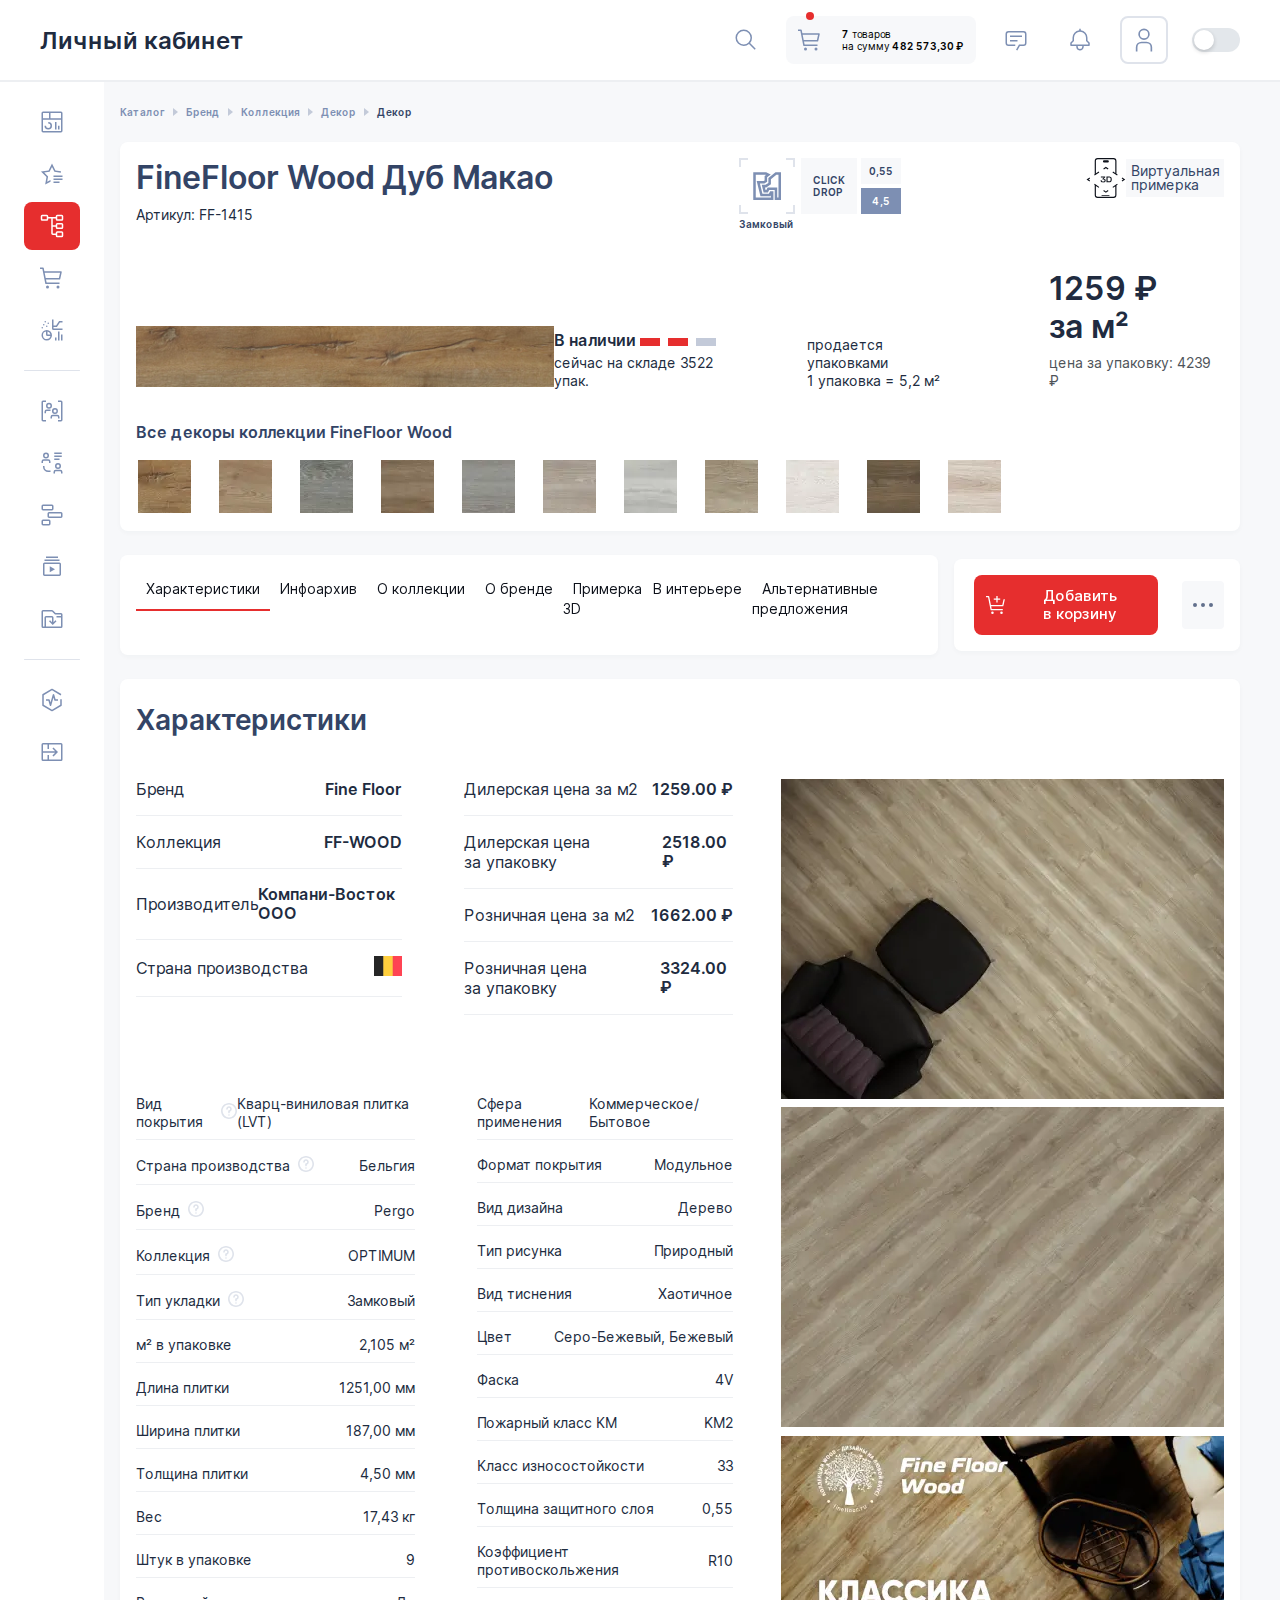
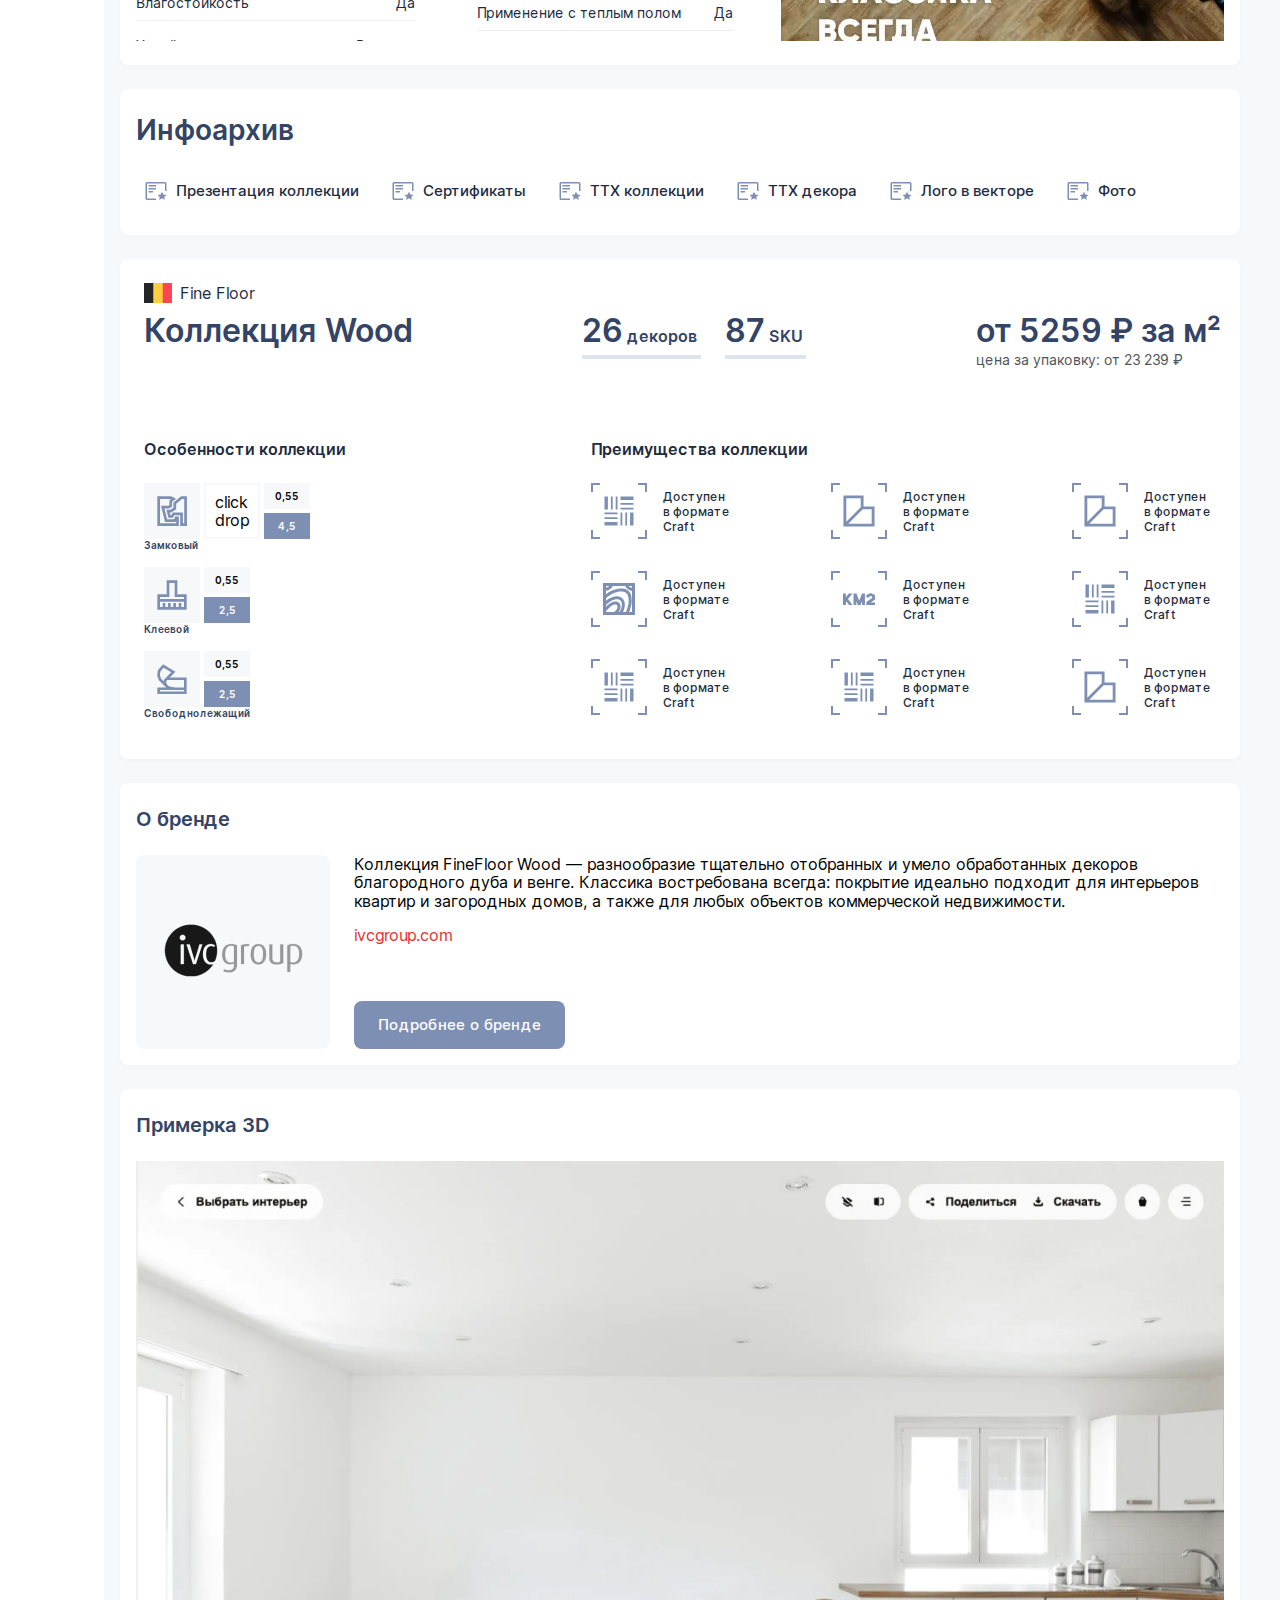
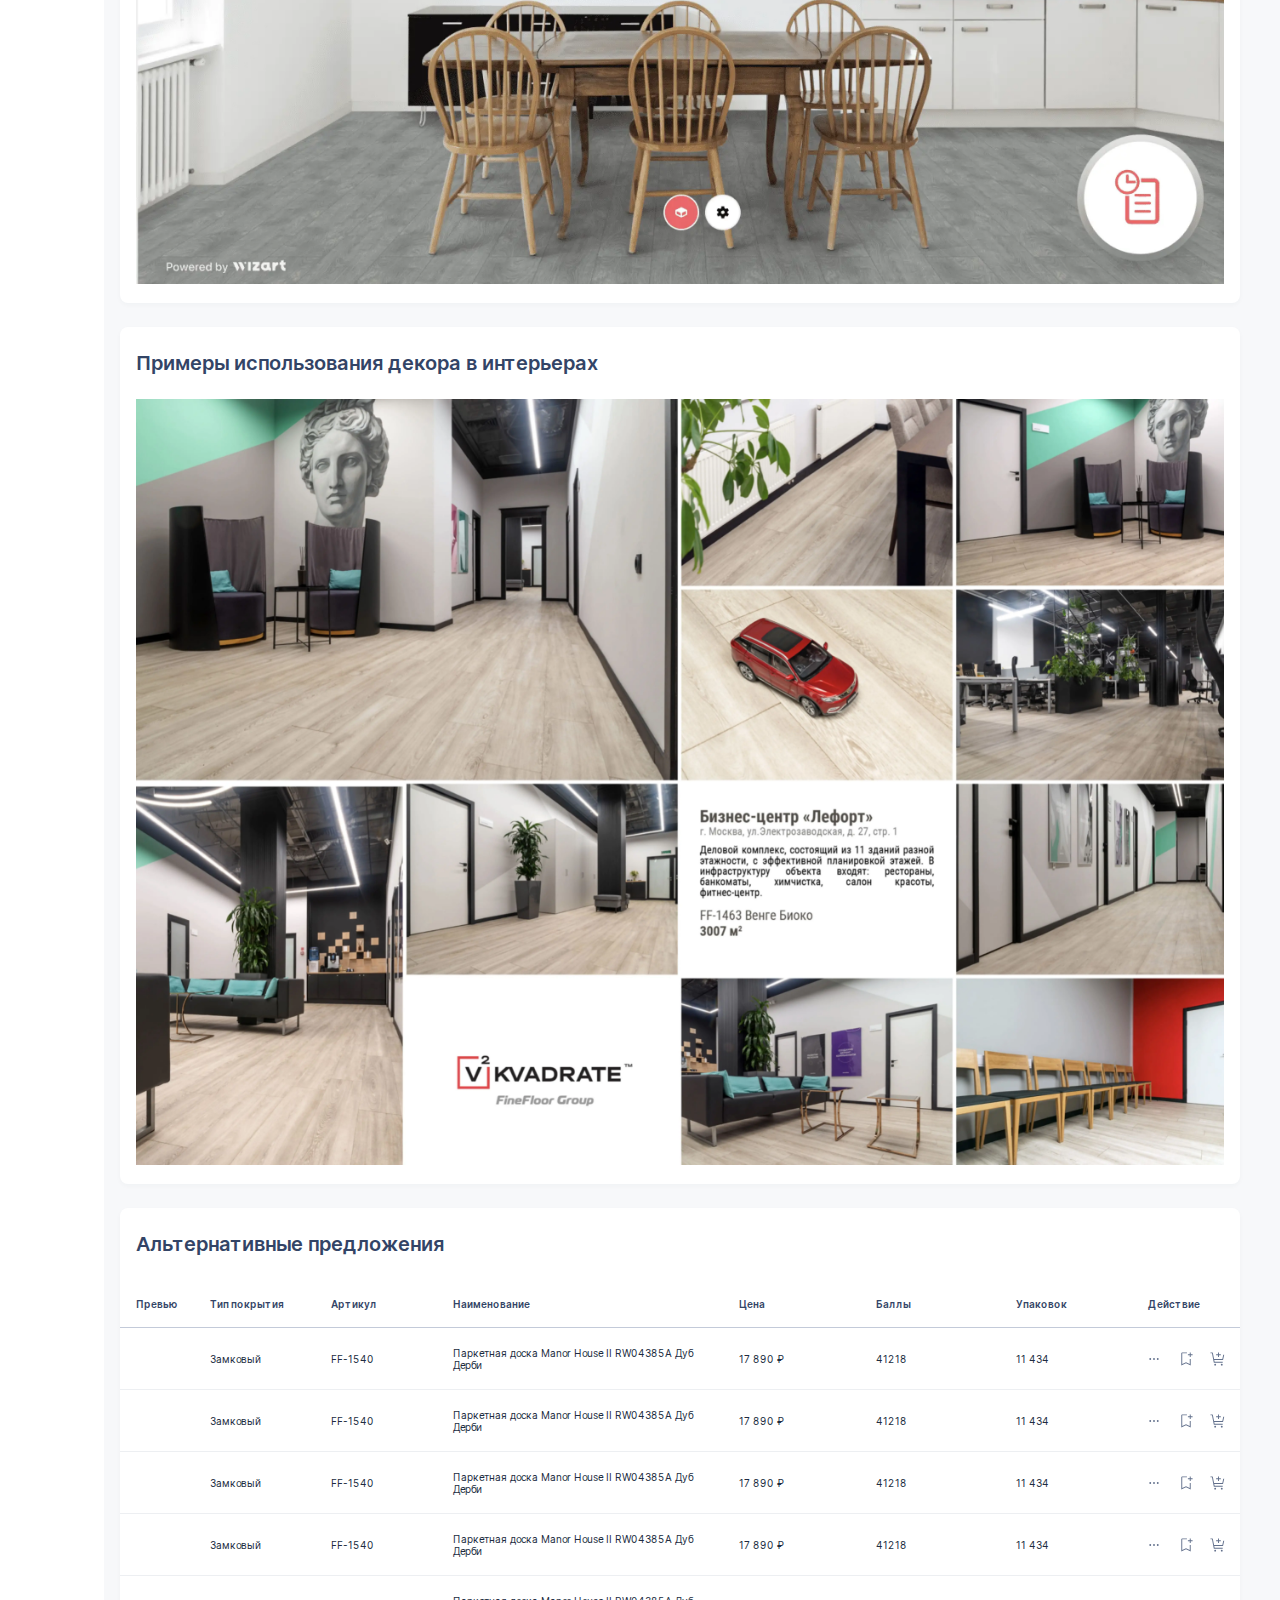
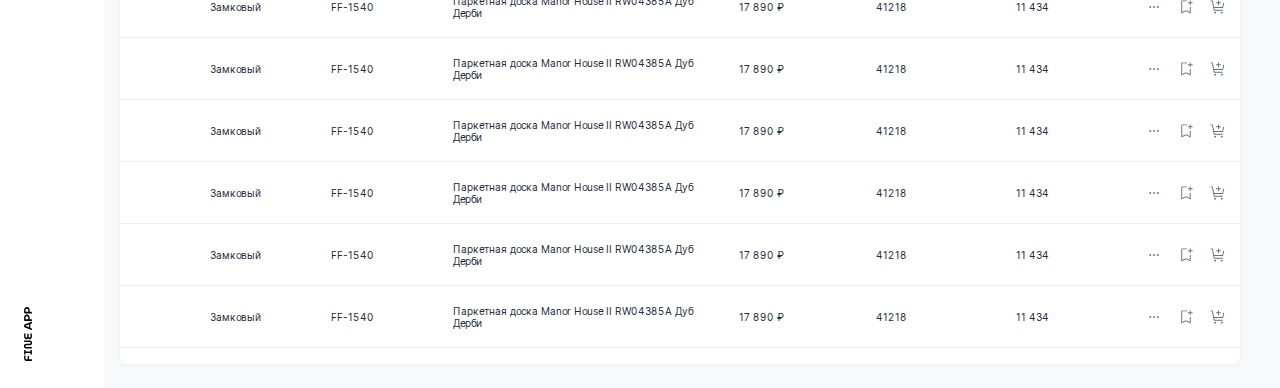
<file: decor.html>
<!DOCTYPE html>
<html lang="ru" class="page">

<head>
  <meta http-equiv="Content-Type" content="text/html" charset="utf-8">
  <meta name="viewport" content="width=device-width, initial-scale=1.0">
  <link rel="shortcut icon" href="favicon.ico" type="image/x-icon">
  <meta http-equiv="X-UA-Compatible" content="ie=edge">
  <meta name="theme-color" content="#111111">
  <title>Vkvadrate — table</title>
  <link rel="preload" href="fonts/InterRegular.woff2" as="font" type="font/woff2" crossorigin>
  <link rel="preload" href="fonts/InterMedium.woff2" as="font" type="font/woff2" crossorigin>
  <link rel="preload" href="fonts/InterSemiBold.woff2" as="font" type="font/woff2" crossorigin>
  <link rel="stylesheet" href="css/vendor.css">
  <link rel="stylesheet" href="css/main.css">
  <script defer src="js/main.js"></script>
  <script>
    var initJsonArrayObjects = [];
    var dataTable = [];
  </script>
</head>

<body class="page__body">
  <div class="site-container">
    <header class="header">
  <div class="container-fluid header__container">
    <div class="logo header__logo">
      <h1 class="logo__title">Личный кабинет</h1>
    </div>
    <div class="menu header__menu">
      <ul class="list-reset menu__list">
        <li class="menu__item top-search__wrapper">
          <div id="topSearch" class="top-search__container">
            <button class="btn-reset btn__search">
              <svg>
                <use xlink:href="img/sprite.svg#search"></use>
              </svg>
            </button>
            <form action="https://google.com/search" class="form top-search__form" method="GET" role="search">
              <input type="search" class="input-reset top-search__input" id="topSearchInput" name="q"
                aria-label="Поиск по сайту" placeholder="Поиск" autocomplete="off">
            </form>
          </div>
          <span class="tooltip-menu">
            <span class="tooltip-menu__txt tooltip-menu__txt--search" role="tooltip">
              <span class="visually-hidden">Тултип: </span>
              поиск по сайту
            </span>
          </span>
        </li>
        <li class="menu__item menu__item--active">
          <div class="cart-info">
            <svg>
              <use xlink:href="img/sprite.svg#shopping-cart"></use>
            </svg>
            <div class="cart-info__descr">
              <div class="cart-info__top">
                <span class="cart-info__count">7</span><span> товаров</span>
              </div>
              <div class="cart-info__bottom">
                <span>на сумму</span><span class="cart-info__sum"> 482 573,30 ₽</span>
              </div>
            </div>
          </div>
          <span class="tooltip-menu">
            <span class="tooltip-menu__txt tooltip-menu__txt--cart" role="tooltip">
              <span class="visually-hidden">Тултип: </span>
              корзина
            </span>
          </span>
        </li>
        <li class="menu__item">
          <svg>
            <use xlink:href="img/sprite.svg#chat"></use>
          </svg>
          <span class="tooltip-menu">
            <span class="tooltip-menu__txt tooltip-menu__txt--chat" role="tooltip">
              <span class="visually-hidden">Тултип: </span>
              чат
            </span>
          </span>
        </li>
        <li class="menu__item">
          <svg>
            <use xlink:href="img/sprite.svg#notification"></use>
          </svg>
          <span class="tooltip-menu">
            <span class="tooltip-menu__txt tooltip-menu__txt--notify" role="tooltip">
              <span class="visually-hidden">Тултип: </span>
              Уведомления
            </span>
          </span>
        </li>
        <li class="menu__item menu__item--user">
          <div class="user__icon">
            <svg>
              <use xlink:href="img/sprite.svg#user"></use>
            </svg>
          </div>
          <!-- <picture>
            <source srcset="img/user-avatar.webp" type="image/webp">
            <img loading="lazy" src="img/user-avatar.png" class="user__image" width="96" height="96"
              alt="Пользовательский аватар">
          </picture> -->
        </li>
        <li class="menu__item menu__item--switch">
          <label class="switch-theme">
            <input type="checkbox" class="switch-theme__input">
            <span class="switch-theme__slider"></span>
          </label>
        </li>
      </ul>
    </div>
  </div>
</header>
    <main class="main">
      <div class="decor">
        <div class="container-fluid decor__container">
          <!-- sidebar -->
<div class="sidebar-wrapper" id="sidebarWrapper">
  <div class="sidebar">
    <nav class="sidebar-nav">
      <ul class="sidebar-nav__list list-reset">
        <li class="sidebar-nav__item">
          <a href="https://alexshev7.github.io/personal-area/" class="sidebar-nav__link">
            <svg>
              <use xlink:href="img/sprite.svg#dashboard"></use>
            </svg>
            <span class="sidebar-nav__title">Главная</span>
          </a>
        </li>
        <li class="sidebar-nav__item">
          <a href="#" class="sidebar-nav__link">
            <svg>
              <use xlink:href="img/sprite.svg#star-review"></use>
            </svg>
            <span class="sidebar-nav__title">Избранное</span>
          </a>
        </li>
        <li class="sidebar-nav__item">
          <a href="https://alexshev7.github.io/personal-area/" class="sidebar-nav__link sidebar-nav__link--active">
            <svg>
              <use xlink:href="img/sprite.svg#tree-view-alt"></use>
            </svg>
            <span class="sidebar-nav__title">Каталог</span>
          </a>
        </li>
        <li class="sidebar-nav__item">
          <a href="#" class="sidebar-nav__link">
            <svg>
              <use xlink:href="img/sprite.svg#shopping-cart"></use>
            </svg>
            <span class="sidebar-nav__title">Заказы</span>
          </a>
        </li>
        <li class="sidebar-nav__item">
          <a href="#" class="sidebar-nav__link">
            <svg>
              <use xlink:href="img/sprite.svg#chart-multitype"></use>
            </svg>
            <span class="sidebar-nav__title">Статистика</span>
          </a>
        </li>
        <li class="sidebar-nav__item">
          <a href="#" class="sidebar-nav__link">
            <svg>
              <use xlink:href="img/sprite.svg#group-access"></use>
            </svg>
            <span class="sidebar-nav__title">Пользователи</span>
          </a>
        </li>
        <li class="sidebar-nav__item">
          <a href="#" class="sidebar-nav__link">
            <svg>
              <use xlink:href="img/sprite.svg#share-knowledge"></use>
            </svg>
            <span class="sidebar-nav__title">Партнеры</span>
          </a>
        </li>
        <li class="sidebar-nav__item">
          <a href="#" class="sidebar-nav__link">
            <svg>
              <use xlink:href="img/sprite.svg#roadmap"></use>
            </svg>
            <span class="sidebar-nav__title">Проекты</span>
          </a>
        </li>
        <li class="sidebar-nav__item">
          <a href="#" class="sidebar-nav__link">
            <svg>
              <use xlink:href="img/sprite.svg#media-library"></use>
            </svg>
            <span class="sidebar-nav__title">Обучение</span>
          </a>
        </li>
        <li class="sidebar-nav__item">
          <a href="#" class="sidebar-nav__link">
            <svg>
              <use xlink:href="img/sprite.svg#folder-open"></use>
            </svg>
            <span class="sidebar-nav__title">Материалы</span>
          </a>
        </li>
        <li class="sidebar-nav__item">
          <a href="#" class="sidebar-nav__link">
            <svg>
              <use xlink:href="img/sprite.svg#ibm-cloud-pak-watson-aiops"></use>
            </svg>
            <span class="sidebar-nav__title">Техподдержка</span>
          </a>
        </li>
        <li class="sidebar-nav__item">
          <a href="#" class="sidebar-nav__link sidebar-nav__link--expand">
            <svg class="expand-svg">
              <use xlink:href="img/sprite.svg#openside-bar"></use>
            </svg>
            <svg class="collapse-svg">
              <use xlink:href="img/sprite.svg#open-panel-left"></use>
            </svg>
            <span class="sidebar-nav__title sidebar-nav__title--change">Развернуть меню</span>
          </a>
        </li>
      </ul>
    </nav>
    <div class="sidebar__bottom">
      <a href="#" class="sidebar__link-app">
        <svg>
          <use xlink:href="img/sprite.svg#fine-app"></use>
        </svg>
      </a>
      <p class="sidebar__descr">Разработка и техническая поддержка от компании ITeem. ©2023. По правам у нас
        все ок.
      </p>
    </div>
  </div>
</div>
          <div class="decor__flex">
            <!-- breadcrumbs -->
<nav class="breadcrumb-lk">
  <ul class="list-reset breadcrumb-lk__list">
    <li class="breadcrumb-lk__item">
      <a href="https://alexshev7.github.io/personal-area/" class="breadcrumb-lk__link">Каталог</a>
    </li>
    <li class="breadcrumb-lk__item">
      <a href="https://alexshev7.github.io/personal-area/brand.html" class="breadcrumb-lk__link">Бренд</a>
    </li>
    <li class="breadcrumb-lk__item">
      <a href="https://alexshev7.github.io/personal-area/collection.html" class="breadcrumb-lk__link">Коллекция</a>
    </li>
    <li class="breadcrumb-lk__item">
      <a href="https://alexshev7.github.io/personal-area/decor.html" class="breadcrumb-lk__link">Декор</a>
    </li>
    <li class="breadcrumb-lk__item breadcrumb-lk__item--active">Декор</li>
  </ul>
</nav>
            <!-- decor -->
<section class="decor-card fixed-scroll">
  <div class="decor-card__container">
    <div class="decor-card__top">
      <div class="decor-card__name">
        <h2 class="decor-card__title">FineFloor Wood Дуб Макао</h2>
        <div class="decor-card__product-vendor-code">Артикул: FF-1415</div>
      </div>
      <div class="decor-card__fun">
        <div class="decor-card__type-wrap decor-card__fun-item">
          <div class="decor-card__type">
            <svg class="ramka-svg">
              <use xlink:href="img/sprite.svg#ramka"></use>
            </svg>
            <svg class="zamkoviy-svg">
              <use xlink:href="img/sprite.svg#zamkoviy"></use>
            </svg>
          </div>
          <div class="decor-card__type-name">Замковый</div>
        </div>
        <div class="decor-card__drop decor-card__fun-item">click<br> drop</div>
        <div class="decor-card__size decor-card__fun-item">
          <div class="decor-card__size-item">0,55</div>
          <div class="decor-card__size-item decor-card__size-item--active">4,5</div>
        </div>
      </div>
      <div class="decor-card__visual">
        <svg>
          <use xlink:href="img/sprite.svg#visual-3d"></use>
        </svg>
        <div class="decor-card__visual-name">
          <a href="#" class="decor-card__visual-link">Виртуальная примерка</a>
        </div>
      </div>
    </div>
    <div class="decor-card__middle">
      <a href="img/decor/main/img-1.jpg" data-fancybox data-caption="Главное фото">
        <picture>
          <source srcset="img/decor/main/img-1.webp" type="image/webp">
          <img loading="lazy" src="img/decor/main/img-1.jpg" class="decor-card__img" width="443" height="64"
            alt="Главное фото товара">
        </picture>
      </a>
      <div class="stock decor-card__stock">
        <div class="stock__top">
          <div class="stock__title">В наличии</div>
          <div class="stock__dots">
            <div class="stock__dot stock__dot--fill"></div>
            <div class="stock__dot stock__dot--fill"></div>
            <div class="stock__dot"></div>
          </div>
        </div>
        <p class="decor-card__text">сейчас на складе 3522 упак.</p>
      </div>
      <div class="decor-card__packing">
        <p class="decor-card__text">продается упаковками<br> 1 упаковка = 5,2 м²</p>
      </div>
      <div class="decor-card__prices">
        <p class="decor-card__p-price"><span class="decor-card__price">1259</span> ₽ за м²</p>
        <p class="decor-card__p-price-text">цена за упаковку: <span>4239</span> ₽</p>
      </div>
    </div>
    <div class="decor-card__bottom">
      <div class="all-decor">
        <h4 class="all-decor__title">Все декоры коллекции FineFloor Wood</h4>
        <ul class="list-reset all-decor__list">
          <li class="all-decor__item">
            <picture>
              <source srcset="img/decor/preview/img-1.webp" type="image/webp">
              <img loading="lazy" src="img/decor/preview/img-1.jpg" class="image" width="53" height="53"
                alt="Превью товара">
            </picture>
            <div class="all-decor__popup">
              <div class="all-decor__popup-img"></div>
              <div class="all-decor__popup-name">Дуб александровский</div>
            </div>
          </li>
          <li class="all-decor__item">
            <picture>
              <source srcset="img/decor/preview/img-2.webp" type="image/webp">
              <img loading="lazy" src="img/decor/preview/img-2.jpg" class="image" width="53" height="53"
                alt="Превью товара">
            </picture>
            <div class="all-decor__popup">
              <div class="all-decor__popup-img"></div>
              <div class="all-decor__popup-name">Дуб александровский</div>
            </div>
          </li>
          <li class="all-decor__item">
            <picture>
              <source srcset="img/decor/preview/img-3.webp" type="image/webp">
              <img loading="lazy" src="img/decor/preview/img-3.jpg" class="image" width="53" height="53"
                alt="Превью товара">
            </picture>
            <div class="all-decor__popup">
              <div class="all-decor__popup-img"></div>
              <div class="all-decor__popup-name">Дуб александровский</div>
            </div>
          </li>
          <li class="all-decor__item">
            <picture>
              <source srcset="img/decor/preview/img-4.webp" type="image/webp">
              <img loading="lazy" src="img/decor/preview/img-4.jpg" class="image" width="53" height="53"
                alt="Превью товара">
            </picture>
            <div class="all-decor__popup">
              <div class="all-decor__popup-img"></div>
              <div class="all-decor__popup-name">Дуб александровский</div>
            </div>
          </li>
          <li class="all-decor__item">
            <picture>
              <source srcset="img/decor/preview/img-5.webp" type="image/webp">
              <img loading="lazy" src="img/decor/preview/img-5.jpg" class="image" width="53" height="53"
                alt="Превью товара">
            </picture>
            <div class="all-decor__popup">
              <div class="all-decor__popup-img"></div>
              <div class="all-decor__popup-name">Дуб александровский</div>
            </div>
          </li>
          <li class="all-decor__item">
            <picture>
              <source srcset="img/decor/preview/img-6.webp" type="image/webp">
              <img loading="lazy" src="img/decor/preview/img-6.jpg" class="image" width="53" height="53"
                alt="Превью товара">
            </picture>
            <div class="all-decor__popup">
              <div class="all-decor__popup-img"></div>
              <div class="all-decor__popup-name">Дуб александровский</div>
            </div>
          </li>
          <li class="all-decor__item">
            <picture>
              <source srcset="img/decor/preview/img-7.webp" type="image/webp">
              <img loading="lazy" src="img/decor/preview/img-7.jpg" class="image" width="53" height="53"
                alt="Превью товара">
            </picture>
            <div class="all-decor__popup">
              <div class="all-decor__popup-img"></div>
              <div class="all-decor__popup-name">Дуб александровский</div>
            </div>
          </li>
          <li class="all-decor__item">
            <picture>
              <source srcset="img/decor/preview/img-8.webp" type="image/webp">
              <img loading="lazy" src="img/decor/preview/img-8.jpg" class="image" width="53" height="53"
                alt="Превью товара">
            </picture>
            <div class="all-decor__popup">
              <div class="all-decor__popup-img"></div>
              <div class="all-decor__popup-name">Дуб александровский</div>
            </div>
          </li>
          <li class="all-decor__item">
            <picture>
              <source srcset="img/decor/preview/img-9.webp" type="image/webp">
              <img loading="lazy" src="img/decor/preview/img-9.jpg" class="image" width="53" height="53"
                alt="Превью товара">
            </picture>
            <div class="all-decor__popup">
              <div class="all-decor__popup-img"></div>
              <div class="all-decor__popup-name">Дуб александровский</div>
            </div>
          </li>
          <li class="all-decor__item">
            <picture>
              <source srcset="img/decor/preview/img-10.webp" type="image/webp">
              <img loading="lazy" src="img/decor/preview/img-10.jpg" class="image" width="53" height="53"
                alt="Превью товара">
            </picture>
            <div class="all-decor__popup">
              <div class="all-decor__popup-img"></div>
              <div class="all-decor__popup-name">Дуб александровский</div>
            </div>
          </li>
          <li class="all-decor__item">
            <picture>
              <source srcset="img/decor/preview/img-11.webp" type="image/webp">
              <img loading="lazy" src="img/decor/preview/img-11.jpg" class="image" width="53" height="53"
                alt="Превью товара">
            </picture>
            <div class="all-decor__popup">
              <div class="all-decor__popup-img"></div>
              <div class="all-decor__popup-name">Дуб александровский</div>
            </div>
          </li>
        </ul>
      </div>
    </div>
  </div>
</section>
            <!-- decor nav -->
<div class="decor-nav-wrap">
  <div class="decor-nav-wrap__left">
    <nav class="decor-nav">
      <ul class="list-reset decor-nav__list">
        <li class="decor-nav__item decor-nav__item--active">
          <a href="#spec" class="decor-nav__link">Характеристики</a>
        </li>
        <li class="decor-nav__item" data-nav-item="info">
          <a href="#info" class="decor-nav__link">Инфоархив</a>
        </li>
        <li class="decor-nav__item" data-nav-item="collection">
          <a href="#collection" class="decor-nav__link">О коллекции</a>
        </li>
        <li class="decor-nav__item" data-nav-item="brand">
          <a href="#brand" class="decor-nav__link">О бренде</a>
        </li>
        <li class="decor-nav__item" data-nav-item="fitting">
          <a href="#fitting" class="decor-nav__link">Примерка 3D</a>
        </li>
        <li class="decor-nav__item" data-nav-item="examples">
          <a href="#examples" class="decor-nav__link">В интерьере</a>
        </li>
        <li class="decor-nav__item" data-nav-item="alternative">
          <a href="#alternative" class="decor-nav__link">Альтернативные предложения</a>
        </li>
      </ul>
    </nav>
  </div>
  <div class="decor-nav-wrap__right">
    <button class="btn-reset btn__cart-add" data-graph-path="product-1">
      <svg>
        <use xlink:href="img/sprite.svg#shopping-cart-add"></use>
      </svg>
      Добавить в корзину
    </button>
    <button class="btn-reset btn__action btn__decor-popup" aria-label="Открыть контекстное меню">
      <svg>
        <use xlink:href="img/sprite.svg#dots"></use>
      </svg>
    </button>
    <span class="popup-decor" role="tooltip">
      <span class="visually-hidden">Контекстное меню: </span>
      <div class="popup-decor__item">
        <a href="#" class="popup-decor__link">
          <div class="popup-decor__icon">
            <svg>
              <use xlink:href="img/sprite.svg#bookmark"></use>
            </svg>
          </div>
          <span class="popup-decor__title">Добавить в избранное</span>
        </a>
      </div>
      <div class="popup-decor__item">
        <a href="#" class="popup-decor__link">
          <div class="popup-decor__icon">
            <svg>
              <use xlink:href="img/sprite.svg#copy-link"></use>
            </svg>
          </div>
          <span class="popup-decor__title">Скопировать ссылку</span>
        </a>
      </div>
      <div class="popup-decor__item">
        <a href="#" class="popup-decor__link">
          <div class="popup-decor__icon">
            <svg>
              <use xlink:href="img/sprite.svg#pdf"></use>
            </svg>
          </div>
          <span class="popup-decor__title">Скачать PDF</span>
        </a>
      </div>
    </span>
  </div>
</div>
            <!-- decor specifications -->
<section class="decor-spec fixed-scroll" id="spec">
  <div class="decor-spec__container">
    <h3 class="decor__title decor__title--mod">Характеристики</h3>
    <div class="decor-spec__content">
      <div class="decor-spec__left">
        <!-- main scpec -->
        <div class="decor-spec__cols">
          <div class="decor-spec__col">
            <div class="decor-spec__line">
              <div class="decor-spec-main__prop">Бренд</div>
              <div class="decor-spec-main__value">Fine Floor</div>
            </div>
            <div class="decor-spec__line">
              <div class="decor-spec-main__prop">Коллекция</div>
              <div class="decor-spec-main__value">FF-WOOD</div>
            </div>
            <div class="decor-spec__line">
              <div class="decor-spec-main__prop">Производитель</div>
              <div class="decor-spec-main__value">Компани-Восток ООО</div>
            </div>
            <div class="decor-spec__line">
              <div class="decor-spec-main__prop">Страна производства</div>
              <div class="decor-spec-main__value">
                <span class="spec-tooltip">
                  <button class="btn__spec-tooltip btn-reset">
                    <picture>
                      <source srcset="img/flag.webp" type="image/webp">
                      <img loading="lazy" src="img/flag.png" class="image" width="28" height="20" alt="Флаг бренда">
                    </picture>
                  </button>
                  <span class="spec-tooltip__txt" role="tooltip">
                    <span class="visually-hidden">Тултип: </span>
                    Бельгия
                    <svg class="q-tooltip--center">
                      <use xlink:href="img/sprite.svg#triangle-down"></use>
                    </svg>
                  </span>
                </span>
              </div>
            </div>
          </div>
          <div class="decor-spec__col">
            <div class="decor-spec__line">
              <div class="decor-spec-main__prop">Дилерская цена за м2</div>
              <div class="decor-spec-main__value">1259.00 ₽</div>
            </div>
            <div class="decor-spec__line">
              <div class="decor-spec-main__prop">Дилерская цена за упаковку</div>
              <div class="decor-spec-main__value">2518.00 ₽</div>
            </div>
            <div class="decor-spec__line">
              <div class="decor-spec-main__prop">Розничная цена за м2</div>
              <div class="decor-spec-main__value">1662.00 ₽</div>
            </div>
            <div class="decor-spec__line">
              <div class="decor-spec-main__prop">Розничная цена за упаковку</div>
              <div class="decor-spec-main__value">3324.00 ₽</div>
            </div>
          </div>
        </div>
        <!-- extra scpec -->
        <div class="decor-spec__cols">
          <div class="decor-spec__col">
            <div class="decor-spec-extra__line">
              <div class="decor-spec-extra__prop">Вид покрытия
                <span class="spec-tooltip">
                  <button class="btn__spec-tooltip btn-reset">
                    <svg>
                      <use xlink:href="img/sprite.svg#question-tooltip"></use>
                    </svg>
                  </button>
                  <span class="spec-tooltip__txt" role="tooltip">
                    <span class="visually-hidden">Тултип: </span>Lorem ipsum, dolor sit amet consectetur adipisicing
                    elit.
                    Vitae, quae magn?
                    <svg>
                      <use xlink:href="img/sprite.svg#triangle-down"></use>
                    </svg>
                  </span>
                </span>
              </div>
              <div class="decor-spec-extra__value">Кварц-виниловая плитка (LVT)</div>
            </div>
            <div class="decor-spec-extra__line">
              <div class="decor-spec-extra__prop">Страна производства
                <span class="spec-tooltip">
                  <button class="btn__spec-tooltip btn-reset">
                    <svg>
                      <use xlink:href="img/sprite.svg#question-tooltip"></use>
                    </svg>
                  </button>
                  <span class="spec-tooltip__txt" role="tooltip">
                    <span class="visually-hidden">Тултип: </span>Lorem ipsum, dolor sit amet consectetur adipisicing
                    elit.
                    Vitae, quae magn?
                    <svg>
                      <use xlink:href="img/sprite.svg#triangle-down"></use>
                    </svg>
                  </span>
                </span>
              </div>
              <div class="decor-spec-extra__value">Бельгия</div>
            </div>
            <div class="decor-spec-extra__line">
              <div class="decor-spec-extra__prop">Бренд
                <span class="spec-tooltip">
                  <button class="btn__spec-tooltip btn-reset">
                    <svg>
                      <use xlink:href="img/sprite.svg#question-tooltip"></use>
                    </svg>
                  </button>
                  <span class="spec-tooltip__txt" role="tooltip">
                    <span class="visually-hidden">Тултип: </span>Lorem ipsum, dolor sit amet consectetur adipisicing
                    elit.
                    Vitae, quae magn?
                    <svg>
                      <use xlink:href="img/sprite.svg#triangle-down"></use>
                    </svg>
                  </span>
                </span>
              </div>
              <div class="decor-spec-extra__value">Pergo</div>
            </div>
            <div class="decor-spec-extra__line">
              <div class="decor-spec-extra__prop">Коллекция
                <span class="spec-tooltip">
                  <button class="btn__spec-tooltip btn-reset">
                    <svg>
                      <use xlink:href="img/sprite.svg#question-tooltip"></use>
                    </svg>
                  </button>
                  <span class="spec-tooltip__txt" role="tooltip">
                    <span class="visually-hidden">Тултип: </span>Lorem ipsum, dolor sit amet consectetur adipisicing
                    elit.
                    Vitae, quae magn?
                    <svg>
                      <use xlink:href="img/sprite.svg#triangle-down"></use>
                    </svg>
                  </span>
                </span>
              </div>
              <div class="decor-spec-extra__value">OPTIMUM</div>
            </div>
            <div class="decor-spec-extra__line">
              <div class="decor-spec-extra__prop">Тип укладки
                <span class="spec-tooltip">
                  <button class="btn__spec-tooltip btn-reset">
                    <svg>
                      <use xlink:href="img/sprite.svg#question-tooltip"></use>
                    </svg>
                  </button>
                  <span class="spec-tooltip__txt" role="tooltip">
                    <span class="visually-hidden">Тултип: </span>Lorem ipsum, dolor sit amet consectetur adipisicing
                    elit.
                    Vitae, quae magn?
                    <svg>
                      <use xlink:href="img/sprite.svg#triangle-down"></use>
                    </svg>
                  </span>
                </span>
              </div>
              <div class="decor-spec-extra__value">Замковый</div>
            </div>
            <div class="decor-spec-extra__line">
              <div class="decor-spec-extra__prop">м² в упаковке</div>
              <div class="decor-spec-extra__value">2,105 м²</div>
            </div>
            <div class="decor-spec-extra__line">
              <div class="decor-spec-extra__prop">Длина плитки</div>
              <div class="decor-spec-extra__value">1251,00 мм</div>
            </div>
            <div class="decor-spec-extra__line">
              <div class="decor-spec-extra__prop">Ширина плитки</div>
              <div class="decor-spec-extra__value">187,00 мм</div>
            </div>
            <div class="decor-spec-extra__line">
              <div class="decor-spec-extra__prop">Толщина плитки</div>
              <div class="decor-spec-extra__value">4,50 мм</div>
            </div>
            <div class="decor-spec-extra__line">
              <div class="decor-spec-extra__prop">Вес</div>
              <div class="decor-spec-extra__value">17,43 кг</div>
            </div>
            <div class="decor-spec-extra__line">
              <div class="decor-spec-extra__prop">Штук в упаковке</div>
              <div class="decor-spec-extra__value">9</div>
            </div>
            <div class="decor-spec-extra__line">
              <div class="decor-spec-extra__prop">Влагостойкость</div>
              <div class="decor-spec-extra__value">Да</div>
            </div>
            <div class="decor-spec-extra__line">
              <div class="decor-spec-extra__prop">Устойчивость к окрашиванию</div>
              <div class="decor-spec-extra__value">Высокая</div>
            </div>
            <div class="decor-spec-extra__line">
              <div class="decor-spec-extra__prop">Устойчивость к следам от роликов</div>
              <div class="decor-spec-extra__value">Да</div>
            </div>
          </div>
          <div class="decor-spec__col">
            <div class="decor-spec-extra__line">
              <div class="decor-spec-extra__prop">Сфера применения</div>
              <div class="decor-spec-extra__value">Коммерческое/Бытовое</div>
            </div>
            <div class="decor-spec-extra__line">
              <div class="decor-spec-extra__prop">Формат покрытия</div>
              <div class="decor-spec-extra__value">Модульное</div>
            </div>
            <div class="decor-spec-extra__line">
              <div class="decor-spec-extra__prop">Вид дизайна</div>
              <div class="decor-spec-extra__value">Дерево</div>
            </div>
            <div class="decor-spec-extra__line">
              <div class="decor-spec-extra__prop">Тип рисунка</div>
              <div class="decor-spec-extra__value">Природный</div>
            </div>
            <div class="decor-spec-extra__line">
              <div class="decor-spec-extra__prop">Вид тиснения</div>
              <div class="decor-spec-extra__value">Хаотичное</div>
            </div>
            <div class="decor-spec-extra__line">
              <div class="decor-spec-extra__prop">Цвет</div>
              <div class="decor-spec-extra__value">Серо-Бежевый, Бежевый</div>
            </div>
            <div class="decor-spec-extra__line">
              <div class="decor-spec-extra__prop">Фаска</div>
              <div class="decor-spec-extra__value">4V</div>
            </div>
            <div class="decor-spec-extra__line">
              <div class="decor-spec-extra__prop">Пожарный класс КМ</div>
              <div class="decor-spec-extra__value">KM2</div>
            </div>
            <div class="decor-spec-extra__line">
              <div class="decor-spec-extra__prop">Класс износостойкости</div>
              <div class="decor-spec-extra__value">33</div>
            </div>
            <div class="decor-spec-extra__line">
              <div class="decor-spec-extra__prop">Толщина защитного слоя</div>
              <div class="decor-spec-extra__value">0,55</div>
            </div>
            <div class="decor-spec-extra__line">
              <div class="decor-spec-extra__prop">Коэффициент противоскольжения</div>
              <div class="decor-spec-extra__value">R10</div>
            </div>
            <div class="decor-spec-extra__line">
              <div class="decor-spec-extra__prop">Применение с теплым полом</div>
              <div class="decor-spec-extra__value">Да</div>
            </div>
            <div class="decor-spec-extra__line">
              <div class="decor-spec-extra__prop">Температура теплого пола</div>
              <div class="decor-spec-extra__value">27,00 °C</div>
            </div>
          </div>
        </div>
      </div>
      <div class="decor-spec__right">
        <div class="decor-spec__image">

          <a href="img/decor/specifications/img-1.jpg" data-fancybox="gallery-spec" data-caption="Баннер 1">
            <picture>
              <source srcset="img/decor/specifications/img-1.webp" type="image/webp">
              <img loading="lazy" src="img/decor/specifications/img-1.jpg" class="image" width="443" height="320"
                alt="Баннер 1">
            </picture>
          </a>
        </div>
        <div class="decor-spec__image">
          <a href="img/decor/specifications/img-2.jpg" data-fancybox="gallery-spec" data-caption="Баннер 2">
            <picture>
              <source srcset="img/decor/specifications/img-2.webp" type="image/webp">
              <img loading="lazy" src="img/decor/specifications/img-2.jpg" class="image" width="443" height="320"
                alt="Баннер 2">
            </picture>
          </a>
        </div>
        <div class="decor-spec__image">
          <a href="img/decor/specifications/img-3.jpg" data-fancybox="gallery-spec" data-caption="Баннер 3">
            <picture>
              <source srcset="img/decor/specifications/img-3.webp" type="image/webp">
              <img loading="lazy" src="img/decor/specifications/img-3.jpg" class="image" width="443" height="412"
                alt="Баннер 3">
            </picture>
          </a>
        </div>
      </div>
    </div>
  </div>
</section>
            <!-- decor infoarchive -->
<section class="decor-info fixed-scroll" id="info">
  <div class="decor-info__container">
    <h3 class="decor__title">Инфоархив</h3>
    <ul class="list-reset decor-info__list">
      <li class="decor-info__item">
        <a href="#" class="decor-info__link">
          <svg>
            <use xlink:href="img/sprite.svg#certificate"></use>
          </svg>
          Презентация коллекции
        </a>
      </li>
      <li class="decor-info__item">
        <a href="#" class="decor-info__link">
          <svg>
            <use xlink:href="img/sprite.svg#certificate"></use>
          </svg>
          Сертификаты
        </a>
      </li>
      <li class="decor-info__item">
        <a href="#" class="decor-info__link">
          <svg>
            <use xlink:href="img/sprite.svg#certificate"></use>
          </svg>
          ТТХ коллекции
        </a>
      </li>
      <li class="decor-info__item">
        <a href="#" class="decor-info__link">
          <svg>
            <use xlink:href="img/sprite.svg#certificate"></use>
          </svg>
          ТТХ декора
        </a>
      </li>
      <li class="decor-info__item">
        <a href="#" class="decor-info__link">
          <svg>
            <use xlink:href="img/sprite.svg#certificate"></use>
          </svg>
          Лого в векторе
        </a>
      </li>
      <li class="decor-info__item">
        <a href="#" class="decor-info__link">
          <svg>
            <use xlink:href="img/sprite.svg#certificate"></use>
          </svg>
          Фото
        </a>
      </li>
    </ul>
  </div>
</section>
            <!-- collection view -->
<section class="decor-collection fixed-scroll" id="collection">
  <div class="decor-collection__container">
    <div class="decor-collection__top">
      <div class="decor-collection__logo">
        <div class="decor-collection__flag">
          <picture>
            <source srcset="img/flag.webp" type="image/webp">
            <img loading="lazy" src="img/flag.png" class="image" width="28" height="20" alt="Флаг страны бренда">
          </picture>
        </div>
        <div class="decor-collection__brand">Fine Floor</div>
      </div>
      <div class="decor-collection__row">
        <h3 class="decor-collection__title">Коллекция Wood</h3>
        <div class="decor-collection__inf-wrap">
          <div class="decor-collection__inf">
            <div class="decor-collection__inf-item">
              <span class="decor-collection__number">26</span><span class="decor-collection__cur">декоров</span>
            </div>
          </div>
          <div class="decor-collection__inf">
            <div class="decor-collection__inf-item">
              <span class="decor-collection__number">87</span><span class="decor-collection__cur">SKU</span>
            </div>
          </div>
        </div>
        <div class="decor-collection__prices">
          <p class="decor-collection__price">от <span>5259</span> ₽ за м²</p>
          <p class="decor-collection__text">цена за упаковку: от <span>23 239</span> ₽</p>
        </div>
      </div>
    </div>
    <div class="decor-collection__bottom">
      <div class="decor-collection__wrapper">
        <div class="decor-collection__funs">
          <h5 class="decor-collection__subtitle">Особенности коллекции</h5>
          <div class="decor-collection__fun">
            <div class="decor-collection__fun-wrap">
              <div class="decor-collection__type-wrap decor-collection__type-item">
                <div class="decor-collection__type">
                  <svg>
                    <use xlink:href="img/sprite.svg#zamkoviy"></use>
                  </svg>
                </div>
              </div>
              <div class="decor-collection__drop decor-collection__type-item">click<br> drop</div>

              <div class="decor-collection__size decor-collection__type-item">
                <div class="decor-collection__size-item">
                  <span class="collection-tooltip">
                    <button class="btn__collection-tooltip btn-reset">
                      <div class="decor-collection__size-num">0,55</div>
                    </button>
                    <span class="collection-tooltip__txt" role="tooltip">
                      <span class="visually-hidden">Тултип: </span>
                      Толщина защитного слоя
                      <svg>
                        <use xlink:href="img/sprite.svg#triangle-down"></use>
                      </svg>
                    </span>
                  </span>
                </div>
                <div class="decor-collection__size-item">
                  <span class="collection-tooltip">
                    <button class="btn__collection-tooltip btn-reset">
                      <div class="decor-collection__size-num decor-collection__size-num--active">4,5</div>
                    </button>
                    <span class="collection-tooltip__txt" role="tooltip">
                      <span class="visually-hidden">Тултип: </span>
                      Толщина защитного слоя
                      <svg>
                        <use xlink:href="img/sprite.svg#triangle-down"></use>
                      </svg>
                    </span>
                  </span>
                </div>
              </div>
            </div>
            <div class="decor-collection__type-name">Замковый</div>
          </div>
          <div class="decor-collection__fun">
            <div class="decor-collection__fun-wrap">
              <div class="decor-collection__type-wrap decor-collection__type-item">
                <div class="decor-collection__type">
                  <svg>
                    <use xlink:href="img/sprite.svg#kleevoy"></use>
                  </svg>
                </div>
              </div>
              <div class="decor-collection__size decor-collection__type-item">
                <div class="decor-collection__size-item">
                  <span class="collection-tooltip">
                    <button class="btn__collection-tooltip btn-reset">
                      <div class="decor-collection__size-num">0,55</div>
                    </button>
                    <span class="collection-tooltip__txt" role="tooltip">
                      <span class="visually-hidden">Тултип: </span>
                      Толщина защитного слоя
                      <svg>
                        <use xlink:href="img/sprite.svg#triangle-down"></use>
                      </svg>
                    </span>
                  </span>
                </div>
                <div class="decor-collection__size-item">
                  <span class="collection-tooltip">
                    <button class="btn__collection-tooltip btn-reset">
                      <div class="decor-collection__size-num decor-collection__size-num--active">2,5</div>
                    </button>
                    <span class="collection-tooltip__txt" role="tooltip">
                      <span class="visually-hidden">Тултип: </span>
                      Толщина защитного слоя
                      <svg>
                        <use xlink:href="img/sprite.svg#triangle-down"></use>
                      </svg>
                    </span>
                  </span>
                </div>
              </div>
            </div>
            <div class="decor-collection__type-name">Клеевой</div>
          </div>
          <div class="decor-collection__fun">
            <div class="decor-collection__fun-wrap">
              <div class="decor-collection__type-wrap decor-collection__type-item">
                <div class="decor-collection__type">
                  <svg>
                    <use xlink:href="img/sprite.svg#free"></use>
                  </svg>
                </div>
              </div>
              <div class="decor-collection__size decor-collection__type-item">
                <div class="decor-collection__size-item">
                  <span class="collection-tooltip">
                    <button class="btn__collection-tooltip btn-reset">
                      <div class="decor-collection__size-num">0,55</div>
                    </button>
                    <span class="collection-tooltip__txt" role="tooltip">
                      <span class="visually-hidden">Тултип: </span>
                      Толщина защитного слоя
                      <svg>
                        <use xlink:href="img/sprite.svg#triangle-down"></use>
                      </svg>
                    </span>
                  </span>
                </div>
                <div class="decor-collection__size-item">
                  <span class="collection-tooltip">
                    <button class="btn__collection-tooltip btn-reset">
                      <div class="decor-collection__size-num decor-collection__size-num--active">2,5</div>
                    </button>
                    <span class="collection-tooltip__txt" role="tooltip">
                      <span class="visually-hidden">Тултип: </span>
                      Толщина защитного слоя
                      <svg>
                        <use xlink:href="img/sprite.svg#triangle-down"></use>
                      </svg>
                    </span>
                  </span>
                </div>
              </div>
            </div>
            <div class="decor-collection__type-name">Свободнолежащий</div>
          </div>
        </div>
        <div class="decor-collection__advs">
          <h4 class="decor-collection__subtitle">Преимущества коллекции</h4>
          <div class="decor-collection__adv-wrap">

            <div class="decor-collection__adv">
              <div class="decor-collection__svgs">
                <svg class="adv-ramka">
                  <use xlink:href="img/sprite.svg#ramka"></use>
                </svg>
                <svg class="adv-craft">
                  <use xlink:href="img/sprite.svg#craft"></use>
                </svg>
              </div>
              <p class="decor-collection__adv-text">Доступен в формате Craft</p>
            </div>

            <div class="decor-collection__adv">
              <div class="decor-collection__svgs">
                <svg class="adv-ramka">
                  <use xlink:href="img/sprite.svg#ramka"></use>
                </svg>
                <svg class="adv-craft">
                  <use xlink:href="img/sprite.svg#plintus"></use>
                </svg>
              </div>
              <p class="decor-collection__adv-text">Доступен в формате Craft</p>
            </div>

            <div class="decor-collection__adv">
              <div class="decor-collection__svgs">
                <svg class="adv-ramka">
                  <use xlink:href="img/sprite.svg#ramka"></use>
                </svg>
                <svg class="adv-craft">
                  <use xlink:href="img/sprite.svg#plintus"></use>
                </svg>
              </div>
              <p class="decor-collection__adv-text">Доступен в формате Craft</p>
            </div>

            <div class="decor-collection__adv">
              <div class="decor-collection__svgs">
                <svg class="adv-ramka">
                  <use xlink:href="img/sprite.svg#ramka"></use>
                </svg>
                <svg class="adv-craft">
                  <use xlink:href="img/sprite.svg#wood"></use>
                </svg>
              </div>
              <p class="decor-collection__adv-text">Доступен в формате Craft</p>
            </div>

            <div class="decor-collection__adv">
              <div class="decor-collection__svgs">
                <svg class="adv-ramka">
                  <use xlink:href="img/sprite.svg#ramka"></use>
                </svg>
                <svg class="adv-craft">
                  <use xlink:href="img/sprite.svg#km2"></use>
                </svg>
              </div>
              <p class="decor-collection__adv-text">Доступен в формате Craft</p>
            </div>

            <div class="decor-collection__adv">
              <div class="decor-collection__svgs">
                <svg class="adv-ramka">
                  <use xlink:href="img/sprite.svg#ramka"></use>
                </svg>
                <svg class="adv-craft">
                  <use xlink:href="img/sprite.svg#craft"></use>
                </svg>
              </div>
              <p class="decor-collection__adv-text">Доступен в формате Craft</p>
            </div>

            <div class="decor-collection__adv">
              <div class="decor-collection__svgs">
                <svg class="adv-ramka">
                  <use xlink:href="img/sprite.svg#ramka"></use>
                </svg>
                <svg class="adv-craft">
                  <use xlink:href="img/sprite.svg#craft"></use>
                </svg>
              </div>
              <p class="decor-collection__adv-text">Доступен в формате Craft</p>
            </div>

            <div class="decor-collection__adv">
              <div class="decor-collection__svgs">
                <svg class="adv-ramka">
                  <use xlink:href="img/sprite.svg#ramka"></use>
                </svg>
                <svg class="adv-craft">
                  <use xlink:href="img/sprite.svg#craft"></use>
                </svg>
              </div>
              <p class="decor-collection__adv-text">Доступен в формате Craft</p>
            </div>

            <div class="decor-collection__adv">
              <div class="decor-collection__svgs">
                <svg class="adv-ramka">
                  <use xlink:href="img/sprite.svg#ramka"></use>
                </svg>
                <svg class="adv-craft">
                  <use xlink:href="img/sprite.svg#plintus"></use>
                </svg>
              </div>
              <p class="decor-collection__adv-text">Доступен в формате Craft</p>
            </div>

          </div>
        </div>
      </div>
    </div>
  </div>
</section>
            <!-- decor brand -->
<section class="decor-brand fixed-scroll" id="brand">
  <div class="decor-brand__container">
    <h3 class="decor__title decor__title--small">О бренде</h3>
    <div class="decor-brand__content">
      <div class="decor-brand__image">
        <picture>
          <source srcset="img/icvgroup.webp" type="image/webp">
          <img loading="lazy" src="img/icvgroup.png" class="image" width="141" height="56" alt="IVCGROUP">
        </picture>
      </div>
      <div class="decor-brand__descr">
        <p class="decor-brand__text">Коллекция FineFloor Wood — разнообразие тщательно отобранных и умело
          обработанных декоров благородного дуба и венге. Классика востребована всегда: покрытие идеально
          подходит
          для интерьеров квартир и загородных домов, а также для любых объектов коммерческой недвижимости.
        </p>
        <a href="https://ivcgroup.com" class="decor-brand__link" target="_blank">ivcgroup.com</a>
        <a href="#" class="btn-reset btn__about-more">Подробнее о бренде</a>
      </div>
    </div>
  </div>
</section>
            <!-- decor fitting -->
<section class="decor-default fixed-scroll" id="fitting">
  <div class="decor-default__container">
    <h3 class="decor__title decor__title--small">Примерка 3D</h3>
    <div class="decor-default__content">
      <div class="decor-default__image">
        <picture>
          <source srcset="img/decor/fitting.webp" type="image/webp">
          <img loading="lazy" src="img/decor/fitting.png" class="image" width="1279" height="850" alt="Примерка 3Ds">
        </picture>
      </div>
    </div>
  </div>
</section>
            <!-- decor exapmles -->
<section class="decor-default fixed-scroll" id="examples">
  <div class="decor-default__container">
    <h3 class="decor__title decor__title--small">Примеры использования декора в интерьерах</h3>
    <div class="decor-default__content">
      <div class="decor-default__image">
        <picture>
          <source srcset="img/decor/example-decor.webp" type="image/webp">
          <img loading="lazy" src="img/decor/example-decor.jpg" class="image" width="1279" height="900"
            alt="Примерка 3Ds">
        </picture>
      </div>
    </div>
  </div>
</section>
            <!-- decor table -->
<section class="decor-table fixed-scroll" id="alternative">
  <div class="decor-table__container">
    <h3 class="decor__title decor__title--small decor__title--indent">Альтернативные предложения</h3>
    <div class="t-decor__outer">
      <table class="table t-decor__inner">
        <thead>
          <tr>
            <th class="t-decor__header">Превью</th>
            <th class="t-decor__header">Тип покрытия</th>
            <th class="t-decor__header">Артикул</th>
            <th class="t-decor__header t-decor__header--name">Наименование</th>
            <th class="t-decor__header t-decor__header--price">Цена</th>
            <th class="t-decor__header">Баллы</th>
            <th class="t-decor__header">Упаковок</th>
            <th class="t-decor__header">Действие</th>
          </tr>
        </thead>
        <tbody>
          <tr class="t-decor__row">
            <td class="t-decor__cell">
              <picture>
                <source srcset="img/decor/t-preview/img-1.webp" type="image/webp">
                <img loading="lazy" src="img/decor/t-preview/img-1.jpg" class="image" width="32" height="32"
                  alt="Превью альтернативные предложения">
              </picture>
            </td>
            <td class="t-decor__cell">Замковый</td>
            <td class="t-decor__cell">FF-1540</td>
            <td class="t-decor__cell">
              Паркетная доска Manor House II RW04385A Дуб Дерби
              <span class="popup-preview" role="tooltip">
                <span class="visually-hidden">Контекстное меню: </span>
                <article class="popup-preview__card">
                  <picture>
                    <source srcset="img/decor/t-preview/img-1.webp" type="image/webp">
                    <img loading="lazy" src="img/decor/t-preview/img-1.jpg" class="popup-preview__image" width="120"
                      height="120" alt="Предпоказ товара">
                  </picture>
                  <div class="popup-preview__content">
                    <h3 class="popup-preview__title">FF-1321 Дуб Меранти</h3>
                  </div>
                </article>
              </span>
            </td>
            <td class="t-decor__cell">17 890 ₽</td>
            <td class="t-decor__cell">41218</td>
            <td class="t-decor__cell">11 434</td>
            <td class="t-decor__cell">
              <div class="t-decor-menu">
                <span class="t-decor-menu__item">
                  <button class="btn-reset btn__action btn__menu-popup" aria-label="Открыть контекстное меню">
                    <svg>
                      <use xlink:href="img/sprite.svg#points"></use>
                    </svg>
                  </button>
                  <span class="popup-menu js-popup-menu" role="tooltip">
                    <span class="visually-hidden">Контекстное меню: </span>
                    <div class="popup-menu__item">
                      <a href="#" class="popup-menu__link">
                        <div class="popup-menu__icon">
                          <svg>
                            <use xlink:href="img/sprite.svg#bookmark"></use>
                          </svg>
                        </div>
                        <span class="popup-menu__title">Добавить в избранное</span>
                      </a>
                    </div>
                    <div class="popup-menu__item">
                      <a href="#" class="popup-menu__link">
                        <div class="popup-menu__icon">
                          <svg>
                            <use xlink:href="img/sprite.svg#copy-link"></use>
                          </svg>
                        </div>
                        <span class="popup-menu__title">Скопировать ссылку</span>
                      </a>
                    </div>
                    <div class="popup-menu__item">
                      <a href="#" class="popup-menu__link">
                        <div class="popup-menu__icon">
                          <svg>
                            <use xlink:href="img/sprite.svg#pdf"></use>
                          </svg>
                        </div>
                        <span class="popup-menu__title">Скачать PDF</span>
                      </a>
                    </div>
                  </span>
                </span>
                <div class="t-decor-menu__item">
                  <button class="btn-reset btn__action">
                    <svg>
                      <use xlink:href="img/sprite.svg#bookmark"></use>
                    </svg>
                  </button>
                </div>
                <div class="t-decor-menu__item">
                  <button class="btn-reset btn__action btn__add-to-cart" data-graph-path="product-1">
                    <svg>
                      <use xlink:href="img/sprite.svg#shopping-cart-add"></use>
                    </svg>
                  </button>
                </div>
              </div>
            </td>
          </tr>
          <tr class="t-decor__row">
            <td class="t-decor__cell">
              <picture>
                <source srcset="img/decor/t-preview/img-1.webp" type="image/webp">
                <img loading="lazy" src="img/decor/t-preview/img-1.jpg" class="image" width="32" height="32"
                  alt="Превью альтернативные предложения">
              </picture>
            </td>
            <td class="t-decor__cell">Замковый</td>
            <td class="t-decor__cell">FF-1540</td>
            <td class="t-decor__cell">
              Паркетная доска Manor House II RW04385A Дуб Дерби
              <span class="popup-preview" role="tooltip">
                <span class="visually-hidden">Контекстное меню: </span>
                <article class="popup-preview__card">
                  <picture>
                    <source srcset="img/decor/t-preview/img-1.webp" type="image/webp">
                    <img loading="lazy" src="img/decor/t-preview/img-1.jpg" class="popup-preview__image" width="120"
                      height="120" alt="Предпоказ товара">
                  </picture>
                  <div class="popup-preview__content">
                    <h3 class="popup-preview__title">FF-1321 Дуб Меранти</h3>
                  </div>
                </article>
              </span>
            </td>
            <td class="t-decor__cell">17 890 ₽</td>
            <td class="t-decor__cell">41218</td>
            <td class="t-decor__cell">11 434</td>
            <td class="t-decor__cell">
              <div class="t-decor-menu">
                <span class="t-decor-menu__item">
                  <button class="btn-reset btn__action btn__menu-popup" aria-label="Открыть контекстное меню">
                    <svg>
                      <use xlink:href="img/sprite.svg#points"></use>
                    </svg>
                  </button>
                  <span class="popup-menu js-popup-menu" role="tooltip">
                    <span class="visually-hidden">Контекстное меню: </span>
                    <div class="popup-menu__item">
                      <a href="#" class="popup-menu__link">
                        <div class="popup-menu__icon">
                          <svg>
                            <use xlink:href="img/sprite.svg#bookmark"></use>
                          </svg>
                        </div>
                        <span class="popup-menu__title">Добавить в избранное</span>
                      </a>
                    </div>
                    <div class="popup-menu__item">
                      <a href="#" class="popup-menu__link">
                        <div class="popup-menu__icon">
                          <svg>
                            <use xlink:href="img/sprite.svg#copy-link"></use>
                          </svg>
                        </div>
                        <span class="popup-menu__title">Скопировать ссылку</span>
                      </a>
                    </div>
                    <div class="popup-menu__item">
                      <a href="#" class="popup-menu__link">
                        <div class="popup-menu__icon">
                          <svg>
                            <use xlink:href="img/sprite.svg#pdf"></use>
                          </svg>
                        </div>
                        <span class="popup-menu__title">Скачать PDF</span>
                      </a>
                    </div>
                  </span>
                </span>
                <div class="t-decor-menu__item">
                  <button class="btn-reset btn__action">
                    <svg>
                      <use xlink:href="img/sprite.svg#bookmark"></use>
                    </svg>
                  </button>
                </div>
                <div class="t-decor-menu__item">
                  <button class="btn-reset btn__action btn__add-to-cart" data-graph-path="product-1">
                    <svg>
                      <use xlink:href="img/sprite.svg#shopping-cart-add"></use>
                    </svg>
                  </button>
                </div>
              </div>
            </td>
          </tr>
          <tr class="t-decor__row">
            <td class="t-decor__cell">
              <picture>
                <source srcset="img/decor/t-preview/img-1.webp" type="image/webp">
                <img loading="lazy" src="img/decor/t-preview/img-1.jpg" class="image" width="32" height="32"
                  alt="Превью альтернативные предложения">
              </picture>
            </td>
            <td class="t-decor__cell">Замковый</td>
            <td class="t-decor__cell">FF-1540</td>
            <td class="t-decor__cell">
              Паркетная доска Manor House II RW04385A Дуб Дерби
              <span class="popup-preview" role="tooltip">
                <span class="visually-hidden">Контекстное меню: </span>
                <article class="popup-preview__card">
                  <picture>
                    <source srcset="img/decor/t-preview/img-1.webp" type="image/webp">
                    <img loading="lazy" src="img/decor/t-preview/img-1.jpg" class="popup-preview__image" width="120"
                      height="120" alt="Предпоказ товара">
                  </picture>
                  <div class="popup-preview__content">
                    <h3 class="popup-preview__title">FF-1321 Дуб Меранти</h3>
                  </div>
                </article>
              </span>
            </td>
            <td class="t-decor__cell">17 890 ₽</td>
            <td class="t-decor__cell">41218</td>
            <td class="t-decor__cell">11 434</td>
            <td class="t-decor__cell">
              <div class="t-decor-menu">
                <span class="t-decor-menu__item">
                  <button class="btn-reset btn__action btn__menu-popup" aria-label="Открыть контекстное меню">
                    <svg>
                      <use xlink:href="img/sprite.svg#points"></use>
                    </svg>
                  </button>
                  <span class="popup-menu js-popup-menu" role="tooltip">
                    <span class="visually-hidden">Контекстное меню: </span>
                    <div class="popup-menu__item">
                      <a href="#" class="popup-menu__link">
                        <div class="popup-menu__icon">
                          <svg>
                            <use xlink:href="img/sprite.svg#bookmark"></use>
                          </svg>
                        </div>
                        <span class="popup-menu__title">Добавить в избранное</span>
                      </a>
                    </div>
                    <div class="popup-menu__item">
                      <a href="#" class="popup-menu__link">
                        <div class="popup-menu__icon">
                          <svg>
                            <use xlink:href="img/sprite.svg#copy-link"></use>
                          </svg>
                        </div>
                        <span class="popup-menu__title">Скопировать ссылку</span>
                      </a>
                    </div>
                    <div class="popup-menu__item">
                      <a href="#" class="popup-menu__link">
                        <div class="popup-menu__icon">
                          <svg>
                            <use xlink:href="img/sprite.svg#pdf"></use>
                          </svg>
                        </div>
                        <span class="popup-menu__title">Скачать PDF</span>
                      </a>
                    </div>
                  </span>
                </span>
                <div class="t-decor-menu__item">
                  <button class="btn-reset btn__action">
                    <svg>
                      <use xlink:href="img/sprite.svg#bookmark"></use>
                    </svg>
                  </button>
                </div>
                <div class="t-decor-menu__item">
                  <button class="btn-reset btn__action btn__add-to-cart" data-graph-path="product-1">
                    <svg>
                      <use xlink:href="img/sprite.svg#shopping-cart-add"></use>
                    </svg>
                  </button>
                </div>
              </div>
            </td>
          </tr>
          <tr class="t-decor__row">
            <td class="t-decor__cell">
              <picture>
                <source srcset="img/decor/t-preview/img-1.webp" type="image/webp">
                <img loading="lazy" src="img/decor/t-preview/img-1.jpg" class="image" width="32" height="32"
                  alt="Превью альтернативные предложения">
              </picture>
            </td>
            <td class="t-decor__cell">Замковый</td>
            <td class="t-decor__cell">FF-1540</td>
            <td class="t-decor__cell">
              Паркетная доска Manor House II RW04385A Дуб Дерби
              <span class="popup-preview" role="tooltip">
                <span class="visually-hidden">Контекстное меню: </span>
                <article class="popup-preview__card">
                  <picture>
                    <source srcset="img/decor/t-preview/img-1.webp" type="image/webp">
                    <img loading="lazy" src="img/decor/t-preview/img-1.jpg" class="popup-preview__image" width="120"
                      height="120" alt="Предпоказ товара">
                  </picture>
                  <div class="popup-preview__content">
                    <h3 class="popup-preview__title">FF-1321 Дуб Меранти</h3>
                  </div>
                </article>
              </span>
            </td>
            <td class="t-decor__cell">17 890 ₽</td>
            <td class="t-decor__cell">41218</td>
            <td class="t-decor__cell">11 434</td>
            <td class="t-decor__cell">
              <div class="t-decor-menu">
                <span class="t-decor-menu__item">
                  <button class="btn-reset btn__action btn__menu-popup" aria-label="Открыть контекстное меню">
                    <svg>
                      <use xlink:href="img/sprite.svg#points"></use>
                    </svg>
                  </button>
                  <span class="popup-menu js-popup-menu" role="tooltip">
                    <span class="visually-hidden">Контекстное меню: </span>
                    <div class="popup-menu__item">
                      <a href="#" class="popup-menu__link">
                        <div class="popup-menu__icon">
                          <svg>
                            <use xlink:href="img/sprite.svg#bookmark"></use>
                          </svg>
                        </div>
                        <span class="popup-menu__title">Добавить в избранное</span>
                      </a>
                    </div>
                    <div class="popup-menu__item">
                      <a href="#" class="popup-menu__link">
                        <div class="popup-menu__icon">
                          <svg>
                            <use xlink:href="img/sprite.svg#copy-link"></use>
                          </svg>
                        </div>
                        <span class="popup-menu__title">Скопировать ссылку</span>
                      </a>
                    </div>
                    <div class="popup-menu__item">
                      <a href="#" class="popup-menu__link">
                        <div class="popup-menu__icon">
                          <svg>
                            <use xlink:href="img/sprite.svg#pdf"></use>
                          </svg>
                        </div>
                        <span class="popup-menu__title">Скачать PDF</span>
                      </a>
                    </div>
                  </span>
                </span>
                <div class="t-decor-menu__item">
                  <button class="btn-reset btn__action">
                    <svg>
                      <use xlink:href="img/sprite.svg#bookmark"></use>
                    </svg>
                  </button>
                </div>
                <div class="t-decor-menu__item">
                  <button class="btn-reset btn__action btn__add-to-cart" data-graph-path="product-1">
                    <svg>
                      <use xlink:href="img/sprite.svg#shopping-cart-add"></use>
                    </svg>
                  </button>
                </div>
              </div>
            </td>
          </tr>
          <tr class="t-decor__row">
            <td class="t-decor__cell">
              <picture>
                <source srcset="img/decor/t-preview/img-1.webp" type="image/webp">
                <img loading="lazy" src="img/decor/t-preview/img-1.jpg" class="image" width="32" height="32"
                  alt="Превью альтернативные предложения">
              </picture>
            </td>
            <td class="t-decor__cell">Замковый</td>
            <td class="t-decor__cell">FF-1540</td>
            <td class="t-decor__cell">
              Паркетная доска Manor House II RW04385A Дуб Дерби
              <span class="popup-preview" role="tooltip">
                <span class="visually-hidden">Контекстное меню: </span>
                <article class="popup-preview__card">
                  <picture>
                    <source srcset="img/decor/t-preview/img-1.webp" type="image/webp">
                    <img loading="lazy" src="img/decor/t-preview/img-1.jpg" class="popup-preview__image" width="120"
                      height="120" alt="Предпоказ товара">
                  </picture>
                  <div class="popup-preview__content">
                    <h3 class="popup-preview__title">FF-1321 Дуб Меранти</h3>
                  </div>
                </article>
              </span>
            </td>
            <td class="t-decor__cell">17 890 ₽</td>
            <td class="t-decor__cell">41218</td>
            <td class="t-decor__cell">11 434</td>
            <td class="t-decor__cell">
              <div class="t-decor-menu">
                <span class="t-decor-menu__item">
                  <button class="btn-reset btn__action btn__menu-popup" aria-label="Открыть контекстное меню">
                    <svg>
                      <use xlink:href="img/sprite.svg#points"></use>
                    </svg>
                  </button>
                  <span class="popup-menu js-popup-menu" role="tooltip">
                    <span class="visually-hidden">Контекстное меню: </span>
                    <div class="popup-menu__item">
                      <a href="#" class="popup-menu__link">
                        <div class="popup-menu__icon">
                          <svg>
                            <use xlink:href="img/sprite.svg#bookmark"></use>
                          </svg>
                        </div>
                        <span class="popup-menu__title">Добавить в избранное</span>
                      </a>
                    </div>
                    <div class="popup-menu__item">
                      <a href="#" class="popup-menu__link">
                        <div class="popup-menu__icon">
                          <svg>
                            <use xlink:href="img/sprite.svg#copy-link"></use>
                          </svg>
                        </div>
                        <span class="popup-menu__title">Скопировать ссылку</span>
                      </a>
                    </div>
                    <div class="popup-menu__item">
                      <a href="#" class="popup-menu__link">
                        <div class="popup-menu__icon">
                          <svg>
                            <use xlink:href="img/sprite.svg#pdf"></use>
                          </svg>
                        </div>
                        <span class="popup-menu__title">Скачать PDF</span>
                      </a>
                    </div>
                  </span>
                </span>
                <div class="t-decor-menu__item">
                  <button class="btn-reset btn__action">
                    <svg>
                      <use xlink:href="img/sprite.svg#bookmark"></use>
                    </svg>
                  </button>
                </div>
                <div class="t-decor-menu__item">
                  <button class="btn-reset btn__action btn__add-to-cart" data-graph-path="product-1">
                    <svg>
                      <use xlink:href="img/sprite.svg#shopping-cart-add"></use>
                    </svg>
                  </button>
                </div>
              </div>
            </td>
          </tr>
          <tr class="t-decor__row">
            <td class="t-decor__cell">
              <picture>
                <source srcset="img/decor/t-preview/img-1.webp" type="image/webp">
                <img loading="lazy" src="img/decor/t-preview/img-1.jpg" class="image" width="32" height="32"
                  alt="Превью альтернативные предложения">
              </picture>
            </td>
            <td class="t-decor__cell">Замковый</td>
            <td class="t-decor__cell">FF-1540</td>
            <td class="t-decor__cell">
              Паркетная доска Manor House II RW04385A Дуб Дерби
              <span class="popup-preview" role="tooltip">
                <span class="visually-hidden">Контекстное меню: </span>
                <article class="popup-preview__card">
                  <picture>
                    <source srcset="img/decor/t-preview/img-1.webp" type="image/webp">
                    <img loading="lazy" src="img/decor/t-preview/img-1.jpg" class="popup-preview__image" width="120"
                      height="120" alt="Предпоказ товара">
                  </picture>
                  <div class="popup-preview__content">
                    <h3 class="popup-preview__title">FF-1321 Дуб Меранти</h3>
                  </div>
                </article>
              </span>
            </td>
            <td class="t-decor__cell">17 890 ₽</td>
            <td class="t-decor__cell">41218</td>
            <td class="t-decor__cell">11 434</td>
            <td class="t-decor__cell">
              <div class="t-decor-menu">
                <span class="t-decor-menu__item">
                  <button class="btn-reset btn__action btn__menu-popup" aria-label="Открыть контекстное меню">
                    <svg>
                      <use xlink:href="img/sprite.svg#points"></use>
                    </svg>
                  </button>
                  <span class="popup-menu js-popup-menu" role="tooltip">
                    <span class="visually-hidden">Контекстное меню: </span>
                    <div class="popup-menu__item">
                      <a href="#" class="popup-menu__link">
                        <div class="popup-menu__icon">
                          <svg>
                            <use xlink:href="img/sprite.svg#bookmark"></use>
                          </svg>
                        </div>
                        <span class="popup-menu__title">Добавить в избранное</span>
                      </a>
                    </div>
                    <div class="popup-menu__item">
                      <a href="#" class="popup-menu__link">
                        <div class="popup-menu__icon">
                          <svg>
                            <use xlink:href="img/sprite.svg#copy-link"></use>
                          </svg>
                        </div>
                        <span class="popup-menu__title">Скопировать ссылку</span>
                      </a>
                    </div>
                    <div class="popup-menu__item">
                      <a href="#" class="popup-menu__link">
                        <div class="popup-menu__icon">
                          <svg>
                            <use xlink:href="img/sprite.svg#pdf"></use>
                          </svg>
                        </div>
                        <span class="popup-menu__title">Скачать PDF</span>
                      </a>
                    </div>
                  </span>
                </span>
                <div class="t-decor-menu__item">
                  <button class="btn-reset btn__action">
                    <svg>
                      <use xlink:href="img/sprite.svg#bookmark"></use>
                    </svg>
                  </button>
                </div>
                <div class="t-decor-menu__item">
                  <button class="btn-reset btn__action btn__add-to-cart" data-graph-path="product-1">
                    <svg>
                      <use xlink:href="img/sprite.svg#shopping-cart-add"></use>
                    </svg>
                  </button>
                </div>
              </div>
            </td>
          </tr>
          <tr class="t-decor__row">
            <td class="t-decor__cell">
              <picture>
                <source srcset="img/decor/t-preview/img-1.webp" type="image/webp">
                <img loading="lazy" src="img/decor/t-preview/img-1.jpg" class="image" width="32" height="32"
                  alt="Превью альтернативные предложения">
              </picture>
            </td>
            <td class="t-decor__cell">Замковый</td>
            <td class="t-decor__cell">FF-1540</td>
            <td class="t-decor__cell">
              Паркетная доска Manor House II RW04385A Дуб Дерби
              <span class="popup-preview" role="tooltip">
                <span class="visually-hidden">Контекстное меню: </span>
                <article class="popup-preview__card">
                  <picture>
                    <source srcset="img/decor/t-preview/img-1.webp" type="image/webp">
                    <img loading="lazy" src="img/decor/t-preview/img-1.jpg" class="popup-preview__image" width="120"
                      height="120" alt="Предпоказ товара">
                  </picture>
                  <div class="popup-preview__content">
                    <h3 class="popup-preview__title">FF-1321 Дуб Меранти</h3>
                  </div>
                </article>
              </span>
            </td>
            <td class="t-decor__cell">17 890 ₽</td>
            <td class="t-decor__cell">41218</td>
            <td class="t-decor__cell">11 434</td>
            <td class="t-decor__cell">
              <div class="t-decor-menu">
                <span class="t-decor-menu__item">
                  <button class="btn-reset btn__action btn__menu-popup" aria-label="Открыть контекстное меню">
                    <svg>
                      <use xlink:href="img/sprite.svg#points"></use>
                    </svg>
                  </button>
                  <span class="popup-menu js-popup-menu" role="tooltip">
                    <span class="visually-hidden">Контекстное меню: </span>
                    <div class="popup-menu__item">
                      <a href="#" class="popup-menu__link">
                        <div class="popup-menu__icon">
                          <svg>
                            <use xlink:href="img/sprite.svg#bookmark"></use>
                          </svg>
                        </div>
                        <span class="popup-menu__title">Добавить в избранное</span>
                      </a>
                    </div>
                    <div class="popup-menu__item">
                      <a href="#" class="popup-menu__link">
                        <div class="popup-menu__icon">
                          <svg>
                            <use xlink:href="img/sprite.svg#copy-link"></use>
                          </svg>
                        </div>
                        <span class="popup-menu__title">Скопировать ссылку</span>
                      </a>
                    </div>
                    <div class="popup-menu__item">
                      <a href="#" class="popup-menu__link">
                        <div class="popup-menu__icon">
                          <svg>
                            <use xlink:href="img/sprite.svg#pdf"></use>
                          </svg>
                        </div>
                        <span class="popup-menu__title">Скачать PDF</span>
                      </a>
                    </div>
                  </span>
                </span>
                <div class="t-decor-menu__item">
                  <button class="btn-reset btn__action">
                    <svg>
                      <use xlink:href="img/sprite.svg#bookmark"></use>
                    </svg>
                  </button>
                </div>
                <div class="t-decor-menu__item">
                  <button class="btn-reset btn__action btn__add-to-cart" data-graph-path="product-1">
                    <svg>
                      <use xlink:href="img/sprite.svg#shopping-cart-add"></use>
                    </svg>
                  </button>
                </div>
              </div>
            </td>
          </tr>
          <tr class="t-decor__row">
            <td class="t-decor__cell">
              <picture>
                <source srcset="img/decor/t-preview/img-1.webp" type="image/webp">
                <img loading="lazy" src="img/decor/t-preview/img-1.jpg" class="image" width="32" height="32"
                  alt="Превью альтернативные предложения">
              </picture>
            </td>
            <td class="t-decor__cell">Замковый</td>
            <td class="t-decor__cell">FF-1540</td>
            <td class="t-decor__cell">
              Паркетная доска Manor House II RW04385A Дуб Дерби
              <span class="popup-preview" role="tooltip">
                <span class="visually-hidden">Контекстное меню: </span>
                <article class="popup-preview__card">
                  <picture>
                    <source srcset="img/decor/t-preview/img-1.webp" type="image/webp">
                    <img loading="lazy" src="img/decor/t-preview/img-1.jpg" class="popup-preview__image" width="120"
                      height="120" alt="Предпоказ товара">
                  </picture>
                  <div class="popup-preview__content">
                    <h3 class="popup-preview__title">FF-1321 Дуб Меранти</h3>
                  </div>
                </article>
              </span>
            </td>
            <td class="t-decor__cell">17 890 ₽</td>
            <td class="t-decor__cell">41218</td>
            <td class="t-decor__cell">11 434</td>
            <td class="t-decor__cell">
              <div class="t-decor-menu">
                <span class="t-decor-menu__item">
                  <button class="btn-reset btn__action btn__menu-popup" aria-label="Открыть контекстное меню">
                    <svg>
                      <use xlink:href="img/sprite.svg#points"></use>
                    </svg>
                  </button>
                  <span class="popup-menu js-popup-menu" role="tooltip">
                    <span class="visually-hidden">Контекстное меню: </span>
                    <div class="popup-menu__item">
                      <a href="#" class="popup-menu__link">
                        <div class="popup-menu__icon">
                          <svg>
                            <use xlink:href="img/sprite.svg#bookmark"></use>
                          </svg>
                        </div>
                        <span class="popup-menu__title">Добавить в избранное</span>
                      </a>
                    </div>
                    <div class="popup-menu__item">
                      <a href="#" class="popup-menu__link">
                        <div class="popup-menu__icon">
                          <svg>
                            <use xlink:href="img/sprite.svg#copy-link"></use>
                          </svg>
                        </div>
                        <span class="popup-menu__title">Скопировать ссылку</span>
                      </a>
                    </div>
                    <div class="popup-menu__item">
                      <a href="#" class="popup-menu__link">
                        <div class="popup-menu__icon">
                          <svg>
                            <use xlink:href="img/sprite.svg#pdf"></use>
                          </svg>
                        </div>
                        <span class="popup-menu__title">Скачать PDF</span>
                      </a>
                    </div>
                  </span>
                </span>
                <div class="t-decor-menu__item">
                  <button class="btn-reset btn__action">
                    <svg>
                      <use xlink:href="img/sprite.svg#bookmark"></use>
                    </svg>
                  </button>
                </div>
                <div class="t-decor-menu__item">
                  <button class="btn-reset btn__action btn__add-to-cart" data-graph-path="product-1">
                    <svg>
                      <use xlink:href="img/sprite.svg#shopping-cart-add"></use>
                    </svg>
                  </button>
                </div>
              </div>
            </td>
          </tr>
          <tr class="t-decor__row">
            <td class="t-decor__cell">
              <picture>
                <source srcset="img/decor/t-preview/img-1.webp" type="image/webp">
                <img loading="lazy" src="img/decor/t-preview/img-1.jpg" class="image" width="32" height="32"
                  alt="Превью альтернативные предложения">
              </picture>
            </td>
            <td class="t-decor__cell">Замковый</td>
            <td class="t-decor__cell">FF-1540</td>
            <td class="t-decor__cell">
              Паркетная доска Manor House II RW04385A Дуб Дерби
              <span class="popup-preview" role="tooltip">
                <span class="visually-hidden">Контекстное меню: </span>
                <article class="popup-preview__card">
                  <picture>
                    <source srcset="img/decor/t-preview/img-1.webp" type="image/webp">
                    <img loading="lazy" src="img/decor/t-preview/img-1.jpg" class="popup-preview__image" width="120"
                      height="120" alt="Предпоказ товара">
                  </picture>
                  <div class="popup-preview__content">
                    <h3 class="popup-preview__title">FF-1321 Дуб Меранти</h3>
                  </div>
                </article>
              </span>
            </td>
            <td class="t-decor__cell">17 890 ₽</td>
            <td class="t-decor__cell">41218</td>
            <td class="t-decor__cell">11 434</td>
            <td class="t-decor__cell">
              <div class="t-decor-menu">
                <span class="t-decor-menu__item">
                  <button class="btn-reset btn__action btn__menu-popup" aria-label="Открыть контекстное меню">
                    <svg>
                      <use xlink:href="img/sprite.svg#points"></use>
                    </svg>
                  </button>
                  <span class="popup-menu js-popup-menu" role="tooltip">
                    <span class="visually-hidden">Контекстное меню: </span>
                    <div class="popup-menu__item">
                      <a href="#" class="popup-menu__link">
                        <div class="popup-menu__icon">
                          <svg>
                            <use xlink:href="img/sprite.svg#bookmark"></use>
                          </svg>
                        </div>
                        <span class="popup-menu__title">Добавить в избранное</span>
                      </a>
                    </div>
                    <div class="popup-menu__item">
                      <a href="#" class="popup-menu__link">
                        <div class="popup-menu__icon">
                          <svg>
                            <use xlink:href="img/sprite.svg#copy-link"></use>
                          </svg>
                        </div>
                        <span class="popup-menu__title">Скопировать ссылку</span>
                      </a>
                    </div>
                    <div class="popup-menu__item">
                      <a href="#" class="popup-menu__link">
                        <div class="popup-menu__icon">
                          <svg>
                            <use xlink:href="img/sprite.svg#pdf"></use>
                          </svg>
                        </div>
                        <span class="popup-menu__title">Скачать PDF</span>
                      </a>
                    </div>
                  </span>
                </span>
                <div class="t-decor-menu__item">
                  <button class="btn-reset btn__action">
                    <svg>
                      <use xlink:href="img/sprite.svg#bookmark"></use>
                    </svg>
                  </button>
                </div>
                <div class="t-decor-menu__item">
                  <button class="btn-reset btn__action btn__add-to-cart" data-graph-path="product-1">
                    <svg>
                      <use xlink:href="img/sprite.svg#shopping-cart-add"></use>
                    </svg>
                  </button>
                </div>
              </div>
            </td>
          </tr>
          <tr class="t-decor__row">
            <td class="t-decor__cell">
              <picture>
                <source srcset="img/decor/t-preview/img-1.webp" type="image/webp">
                <img loading="lazy" src="img/decor/t-preview/img-1.jpg" class="image" width="32" height="32"
                  alt="Превью альтернативные предложения">
              </picture>
            </td>
            <td class="t-decor__cell">Замковый</td>
            <td class="t-decor__cell">FF-1540</td>
            <td class="t-decor__cell">
              Паркетная доска Manor House II RW04385A Дуб Дерби
              <span class="popup-preview" role="tooltip">
                <span class="visually-hidden">Контекстное меню: </span>
                <article class="popup-preview__card">
                  <picture>
                    <source srcset="img/decor/t-preview/img-1.webp" type="image/webp">
                    <img loading="lazy" src="img/decor/t-preview/img-1.jpg" class="popup-preview__image" width="120"
                      height="120" alt="Предпоказ товара">
                  </picture>
                  <div class="popup-preview__content">
                    <h3 class="popup-preview__title">FF-1321 Дуб Меранти</h3>
                  </div>
                </article>
              </span>
            </td>
            <td class="t-decor__cell">17 890 ₽</td>
            <td class="t-decor__cell">41218</td>
            <td class="t-decor__cell">11 434</td>
            <td class="t-decor__cell">
              <div class="t-decor-menu">
                <span class="t-decor-menu__item">
                  <button class="btn-reset btn__action btn__menu-popup" aria-label="Открыть контекстное меню">
                    <svg>
                      <use xlink:href="img/sprite.svg#points"></use>
                    </svg>
                  </button>
                  <span class="popup-menu js-popup-menu" role="tooltip">
                    <span class="visually-hidden">Контекстное меню: </span>
                    <div class="popup-menu__item">
                      <a href="#" class="popup-menu__link">
                        <div class="popup-menu__icon">
                          <svg>
                            <use xlink:href="img/sprite.svg#bookmark"></use>
                          </svg>
                        </div>
                        <span class="popup-menu__title">Добавить в избранное</span>
                      </a>
                    </div>
                    <div class="popup-menu__item">
                      <a href="#" class="popup-menu__link">
                        <div class="popup-menu__icon">
                          <svg>
                            <use xlink:href="img/sprite.svg#copy-link"></use>
                          </svg>
                        </div>
                        <span class="popup-menu__title">Скопировать ссылку</span>
                      </a>
                    </div>
                    <div class="popup-menu__item">
                      <a href="#" class="popup-menu__link">
                        <div class="popup-menu__icon">
                          <svg>
                            <use xlink:href="img/sprite.svg#pdf"></use>
                          </svg>
                        </div>
                        <span class="popup-menu__title">Скачать PDF</span>
                      </a>
                    </div>
                  </span>
                </span>
                <div class="t-decor-menu__item">
                  <button class="btn-reset btn__action">
                    <svg>
                      <use xlink:href="img/sprite.svg#bookmark"></use>
                    </svg>
                  </button>
                </div>
                <div class="t-decor-menu__item">
                  <button class="btn-reset btn__action btn__add-to-cart" data-graph-path="product-1">
                    <svg>
                      <use xlink:href="img/sprite.svg#shopping-cart-add"></use>
                    </svg>
                  </button>
                </div>
              </div>
            </td>
          </tr>
        </tbody>
      </table>
    </div>
  </div>
</section>
          </div>
        </div>
      </div>
      <div class="graph-modal">
  <div class="graph-modal__container popup" role="dialog" aria-modal="true" data-graph-target="product-1">
    <button class="btn-reset js-modal-close graph-modal__close" aria-label="Закрыть модальное окно"></button>
    <div class="graph-modal__content">
      <div class="popup__top">
        <div class="popup__item">
          <div class="popup__prices popup__prices--bottom">
            <div class="price price__item">
              <h4 class="popup__title">Дилерская цена за м²</h4>
              <span class="popup__price price__dealer">1259.55</span><span class="popup__price"> ₽</span>
            </div>
            <div class="price price__item">
              <h4 class="popup__title">Розничная цена за м²</h4>
              <span class="popup__price price__retail">1662.22</span><span class="popup__price"> ₽</span>
            </div>
          </div>
        </div>
        <div class="popup__item">
          <div class="popup__choose">
            <div class="popup__laying-type">
              <h4 class="popup__title">Тип укладки</h4>
              <div class="prod-type">
                <div class="prod-type__item prod-type__item--active" data-laying-type="horizontal">
                  <svg>
                    <use xlink:href="img/sprite.svg#type-horizontal"></use>
                  </svg>
                </div>
                <div class="prod-type__item" data-laying-type="diagonal">
                  <svg>
                    <use xlink:href="img/sprite.svg#type-diagonal"></use>
                  </svg>
                </div>
              </div>
            </div>
            <div class="popup__right">
              <div class="popup__packages">
                <h4 class="popup__title">Площадь м²</h4>
                <input type="number" id="inputArea" name="input-area" class="input-reset form__input popup__input"
                  value="" placeholder="80">
              </div>
              <button class="btn-reset btn btn__reflect">
                <svg>
                  <use xlink:href="img/sprite.svg#reflect"></use>
                </svg>
              </button>
              <div class="popup__area">
                <h4 class="popup__title">Упаковок</h4>
                <input type="number" id="inputPackage" name="input-package" class="input-reset form__input popup__input"
                  value="" placeholder="27">
              </div>
            </div>
          </div>
        </div>
        <div class="popup__item">
          <div class="popup__prices">
            <div class="price price__item">
              <h4 class="popup__title">Сумма дилерская</h4>
              <span class="popup__price amount__dealer">0.00</span><span class="popup__price"> ₽</span>
            </div>
            <div class="price price__item">
              <h4 class="popup__title">Сумма розничная</h4>
              <span class="popup__price amount__retail">0.00</span><span class="popup__price"> ₽</span>
            </div>
          </div>
        </div>
      </div>
      <div class="popup__bottom">
        <a href="#" class="btn-reset btn__cart-popup">Добавить в корзину</a>
        <a href="#" class="btn-reset btn__cart-popup">Быстро оформить заказ</a>
      </div>
    </div>
  </div>
</div>
    </main>
  </div>

</body>

</html>
</file>
<file: css/main.css>
:root {
  --font-family: "Inter", sans-serif;
  --content-width: 1440px;
  --content-fluid-width: 1840px;
  --container-offset: 40px;
  --container-width: calc(var(--content-width) + (var(--container-offset) * 2));
  --container-fluid-width: calc(
    var(--content-fluid-width) + (var(--container-offset) * 2)
  );
  --light-color: #fff;
  --dark-color: #202b40;
  --extra-dark-color: #334466;
  --more-dark-color: #0d111a;
  --accent-color: #e62e2e;
  --main-bg: #f7f8fa;
  --extra-bg: #7d8fb3;
  --bg-btn-action: #f7f8fa;
  --bg-pagination-color: #edeff2;
  --t-select-row-color: #edeff2;
  --user-border-color: #dfe3eb;
  --theme-checkbox-bg: #e3e7eb;
  --input-placeholder-color: #c3cad9;
  --input-color: #0d111a;
  --main-svg-color: #7d8fb3;
  --extra-svg-color: #dfe3eb;
  --action-svg-color: #62708c;
  --filter-svg-color: #62708c;
  --input-focus-color: #e62e2e;
  --copy-descr-color: #7d8fb3;
  --divider-color: #dfe3eb;
  --tree-arrow-color: #c3cad9;
  --search-svg-color: #c3cad9;
  --light-gray-color: #c3cad9;
  --laying-type-color: #f5333f;
  --laying-type-hover: #cacdd2;
  --breadcrumb-color: #7d8fb3;
  --line-color: #edeff2;
}

/* stylelint-disable */ /* stylelint-disable */ /* stylelint-disable */
.custom-checkbox__field:checked + .custom-checkbox__content::after {
  opacity: 1;
}

.custom-checkbox__field:focus + .custom-checkbox__content::before {
  outline: 2px solid #f00;
  outline-offset: 2px;
}

.custom-checkbox__field:disabled + .custom-checkbox__content {
  opacity: 0.4;
  pointer-events: none;
}

/* stylelint-disable */ /* stylelint-disable */ /* stylelint-disable value-keyword-case */
@font-face {
  font-family: "Inter";
  src: url("../fonts/../fonts/InterRegular.woff2") format("woff2");
  font-weight: 400;
  font-display: swap;
  font-style: normal;
}
@font-face {
  font-family: "Inter";
  src: url("../fonts/../fonts/InterMedium.woff2") format("woff2");
  font-weight: 500;
  font-display: swap;
  font-style: normal;
}
@font-face {
  font-family: "Inter";
  src: url("../fonts/../fonts/InterSemiBold.woff2") format("woff2");
  font-weight: 600;
  font-display: swap;
  font-style: normal;
}
html {
  -webkit-box-sizing: border-box;
  box-sizing: border-box;
  scroll-behavior: smooth;
}

*,
*::before,
*::after {
  -webkit-box-sizing: inherit;
  box-sizing: inherit;
}

ul {
  list-style-type: none;
}

.page {
  height: 100%;
  font-family: var(--font-family, sans-serif);
  -webkit-text-size-adjust: 100%;
}

.page__body {
  margin: 0;
  min-width: 320px;
  height: 100%;
  min-height: 100%;
  font-size: 16px;
}

img {
  height: auto;
  max-width: 100%;
  -o-object-fit: cover;
  object-fit: cover;
}

a {
  text-decoration: none;
}

.site-container {
  min-height: 100%;
  display: -webkit-box;
  display: -ms-flexbox;
  display: flex;
  -webkit-box-orient: vertical;
  -webkit-box-direction: normal;
  -ms-flex-direction: column;
  flex-direction: column;
}

.main {
  -webkit-box-flex: 1;
  -ms-flex: 1 1 auto;
  flex: 1 1 auto;
}

.is-hidden {
  display: none !important; /* stylelint-disable-line declaration-no-important */
}

.btn-reset {
  border: none;
  padding: 0;
  background-color: transparent;
}

.list-reset {
  list-style: none;
  margin: 0;
  padding: 0;
}

.input-reset {
  -webkit-appearance: none;
  -moz-appearance: none;
  appearance: none;
  border: none;
  border-radius: 0;
  background-color: #fff;
}
.input-reset::-webkit-search-decoration, .input-reset::-webkit-search-cancel-button, .input-reset::-webkit-search-results-button, .input-reset::-webkit-search-results-decoration {
  display: none;
}

input[type=number]::-webkit-outer-spin-button,
input[type=number]::-webkit-inner-spin-button {
  -webkit-appearance: none;
  margin: 0;
}

input[type=number] {
  -moz-appearance: textfield;
}

input[type=number]:hover,
input[type=number]:focus {
  -moz-appearance: number-input;
}

input[type=number]::-webkit-inner-spin-button,
input[type=number]::-webkit-outer-spin-button {
  -webkit-appearance: none;
  margin: 0;
}

.visually-hidden {
  position: absolute;
  overflow: hidden;
  margin: -1px;
  border: 0;
  padding: 0;
  width: 1px;
  height: 1px;
  clip: rect(0 0 0 0);
}

.container {
  margin: 0 auto;
  padding: 0 var(--container-offset);
  max-width: var(--container-width);
}

.container-fluid {
  margin: 0 auto;
  padding: 0 var(--container-offset);
  max-width: var(--container-fluid-width);
}

.js-focus-visible :focus:not(.focus-visible) {
  outline: none;
}

.centered {
  text-align: center;
}

.dis-scroll {
  position: fixed;
  left: 0;
  top: 0;
  overflow: hidden;
  width: 100%;
  height: 100vh;
  -ms-scroll-chaining: none;
  overscroll-behavior: none;
}

.page--ios .dis-scroll {
  position: relative;
}

.fixed-scroll {
  scroll-margin-top: 100px;
}

section {
  background-color: var(--light-color);
  -webkit-box-shadow: 0px 2px 5px rgba(38, 51, 77, 0.03);
  box-shadow: 0px 2px 5px rgba(38, 51, 77, 0.03);
  border-radius: 8px;
}

.btn {
  border-radius: 4px;
  font-weight: 500;
  font-size: 12px;
  line-height: 15px;
  -webkit-transition: 0.2s all ease;
  -o-transition: 0.2s all ease;
  transition: 0.2s all ease;
  cursor: pointer;
}
.btn__pagination {
  padding: 9.5px 12px;
  border: 2px solid transparent;
  color: var(--dark-color);
}
.btn__pagination:not(:last-child) {
  margin-right: 8px;
}
.btn__pagination:hover {
  background-color: var(--bg-pagination-color);
}
.btn__pagination--active {
  border: 2px solid var(--accent-color);
}
.btn__pagination--active:hover {
  background-color: transparent;
}
.btn__show {
  border: 1px solid #dfe3eb;
  padding: 8.5px 16px;
}
.btn__show:hover {
  background-color: var(--bg-pagination-color);
  color: var(--dark-color);
}
.btn__up {
  border: 1px solid #dfe3eb;
  padding: 8.5px 16px;
  margin-left: 14px;
}
.btn__up:hover {
  background-color: var(--bg-pagination-color);
  color: var(--dark-color);
}
.btn__action {
  display: -webkit-box;
  display: -ms-flexbox;
  display: flex;
  -webkit-box-pack: center;
  -ms-flex-pack: center;
  justify-content: center;
  -webkit-box-align: center;
  -ms-flex-align: center;
  align-items: center;
  border-radius: 4px;
  width: 24px;
  height: 26px;
  -webkit-transition: all 0.3s ease-in-out;
  -o-transition: all 0.3s ease-in-out;
  transition: all 0.3s ease-in-out;
}
.btn__action:hover {
  background-color: var(--bg-btn-action);
  cursor: pointer;
}
.btn__action:active, .btn__action:focus {
  background-color: var(--bg-btn-action);
}
.btn__action:active svg, .btn__action:focus svg {
  fill: var(--accent-color);
}
.btn__action:hover svg {
  fill: var(--accent-color);
}
.btn__action svg {
  width: 16px;
  height: 16px;
  fill: var(--action-svg-color);
  -webkit-transition: all 0.3s ease-in-out;
  -o-transition: all 0.3s ease-in-out;
  transition: all 0.3s ease-in-out;
}
.btn__search {
  display: -webkit-box;
  display: -ms-flexbox;
  display: flex;
  -webkit-box-align: center;
  -ms-flex-align: center;
  align-items: center;
  -webkit-box-pack: center;
  -ms-flex-pack: center;
  justify-content: center;
  all: unset;
  width: 48px;
  padding: 4px;
  display: flex;
  justify-content: center;
  align-items: center;
  -webkit-transition: all 0.3s ease-in-out;
  -o-transition: all 0.3s ease-in-out;
  transition: all 0.3s ease-in-out;
}
.btn__search:hover svg {
  fill: var(--accent-color);
}
.btn__tree {
  font-weight: 600;
  font-size: 12px;
  line-height: 1.2;
  color: var(--extra-dark-color);
  -webkit-transition: all 0.3s ease-in-out;
  -o-transition: all 0.3s ease-in-out;
  transition: all 0.3s ease-in-out;
  cursor: pointer;
}
.btn__tree--no-active {
  color: var(--light-gray-color);
}
.btn__tree--active {
  color: var(--dark-color);
}
.btn__all-catalog {
  display: -webkit-box;
  display: -ms-flexbox;
  display: flex;
  -webkit-box-align: center;
  -ms-flex-align: center;
  align-items: center;
}
.btn__all-catalog svg {
  margin-right: 4px;
}
.btn__reflect {
  padding: 25px 4px 0 4px;
}
.btn__reflect svg {
  width: 16px;
  height: 16px;
  fill: #0d111a;
  -ms-flex-negative: 0;
  flex-shrink: 0;
}
.btn__cart-popup {
  width: 100%;
  padding: 12px 0;
  border: 1px solid var(--accent-color);
  border-radius: 6px;
  font-weight: 500;
  font-size: 15px;
  line-height: 18px;
  letter-spacing: 0.02em;
  text-align: center;
  color: var(--accent-color);
  background-color: var(--light-color);
  -webkit-transition: all 0.2s ease;
  -o-transition: all 0.2s ease;
  transition: all 0.2s ease;
}
.btn__cart-popup:hover {
  color: var(--light-color);
  background-color: var(--accent-color);
}
.btn__cart-popup:not(:last-child) {
  margin-bottom: 16px;
}
.btn__decor-popup {
  width: 48px;
  height: 48px;
  margin-left: 24px;
  background-color: var(--main-bg);
}
.btn__decor-popup svg {
  width: 22px;
  height: 22px;
  fill: var(--action-svg-color);
}
.btn__cart-add {
  display: -webkit-box;
  display: -ms-flexbox;
  display: flex;
  -webkit-box-align: center;
  -ms-flex-align: center;
  align-items: center;
  padding: 12px;
  border-radius: 8px;
  font-weight: 500;
  font-size: 15px;
  line-height: 18px;
  letter-spacing: 0.02em;
  color: var(--light-color);
  background-color: var(--accent-color);
  -webkit-transition: all 0.3s ease-in-out;
  -o-transition: all 0.3s ease-in-out;
  transition: all 0.3s ease-in-out;
}
.btn__cart-add:hover {
  cursor: pointer;
  background-color: #bc2626;
}
.btn__cart-add svg {
  width: 24px;
  height: 24px;
  margin-right: 8px;
  fill: var(--light-color);
}
.btn__about-more {
  padding: 15px 24px;
  margin-top: auto;
  border-radius: 8px;
  font-weight: 500;
  font-size: 15px;
  line-height: 18px;
  letter-spacing: 0.02em;
  color: var(--light-color);
  background-color: var(--extra-bg);
  -webkit-transition: all 0.2s ease-in-out;
  -o-transition: all 0.2s ease-in-out;
  transition: all 0.2s ease-in-out;
}
.btn__about-more:hover {
  background-color: #677694;
}

.popup-menu {
  position: absolute;
  right: 94px;
  top: 60px;
  border-radius: 4px;
  max-width: 194px;
  width: 100%;
  padding: 8px 6px;
  -webkit-box-shadow: 4px 8px 20px rgba(0, 13, 84, 0.2);
  box-shadow: 4px 8px 20px rgba(0, 13, 84, 0.2);
  font-family: var(--extra-font-family);
  font-weight: 400;
  font-size: 14px;
  line-height: 140%;
  text-transform: initial;
  color: var(--dark-color);
  background-color: var(--light-color);
  opacity: 0;
  visibility: hidden;
  -webkit-transform: translateY(10px);
  -ms-transform: translateY(10px);
  transform: translateY(10px);
  -webkit-transition: opacity 0.3s ease-in-out, visibility 0.3s ease-in-out, -webkit-transform 0.3s ease-in-out;
  transition: opacity 0.3s ease-in-out, visibility 0.3s ease-in-out, -webkit-transform 0.3s ease-in-out;
  -o-transition: opacity 0.3s ease-in-out, transform 0.3s ease-in-out, visibility 0.3s ease-in-out;
  transition: opacity 0.3s ease-in-out, transform 0.3s ease-in-out, visibility 0.3s ease-in-out;
  transition: opacity 0.3s ease-in-out, transform 0.3s ease-in-out, visibility 0.3s ease-in-out, -webkit-transform 0.3s ease-in-out;
  -webkit-box-shadow: 0px 8px 24px rgba(21, 21, 22, 0.1);
  box-shadow: 0px 8px 24px rgba(21, 21, 22, 0.1);
  border-radius: 8px;
  z-index: 3;
}
.popup-menu--indent {
  right: 78px;
  top: 50px;
}
@media (max-width: 576px) {
  .popup-menu {
    top: 30px;
  }
}
.popup-menu__item {
  -webkit-transition: all 0.3s ease-in-out;
  -o-transition: all 0.3s ease-in-out;
  transition: all 0.3s ease-in-out;
}
.popup-menu__item:hover {
  border-radius: 8px;
  background-color: var(--bg-btn-action);
}
.popup-menu__item:not(:last-child) {
  margin-bottom: 8px;
}
@media (max-width: 576px) {
  .popup-menu {
    top: 34px;
    left: -178px;
  }
}
.popup-menu svg {
  width: 16px;
  height: 16px;
}
.popup-menu--active {
  opacity: 1;
  visibility: visible;
  -webkit-transform: translateY(0);
  -ms-transform: translateY(0);
  transform: translateY(0);
}
.popup-menu__title {
  font-weight: 500;
  font-size: 12px;
  line-height: 15px;
  letter-spacing: 0.03em;
}
.popup-menu__title:not(:last-child) {
  margin-bottom: 8px;
}
.popup-menu__link {
  display: -webkit-box;
  display: -ms-flexbox;
  display: flex;
  -webkit-box-align: center;
  -ms-flex-align: center;
  align-items: center;
  -webkit-box-pack: start;
  -ms-flex-pack: start;
  justify-content: flex-start;
  border-radius: 8px;
  -webkit-transition: all 0.3s ease-in-out;
  -o-transition: all 0.3s ease-in-out;
  transition: all 0.3s ease-in-out;
  color: #334466;
}
.popup-menu__link:hover, .popup-menu__link:focus {
  color: var(--accent-color);
}
.popup-menu__icon {
  display: -webkit-box;
  display: -ms-flexbox;
  display: flex;
  -webkit-box-pack: center;
  -ms-flex-pack: center;
  justify-content: center;
  -webkit-box-align: center;
  -ms-flex-align: center;
  align-items: center;
  width: 24px;
  height: 26px;
  padding: 4px 5px;
}

.collapse .popup-menu {
  right: 190px;
}

.popup-preview {
  position: absolute;
  top: -158px;
  left: 10px;
  opacity: 0;
  visibility: hidden;
  -webkit-transition: opacity 0.3s ease-in-out, visibility 0.3s ease-in-out;
  -o-transition: opacity 0.3s ease-in-out, visibility 0.3s ease-in-out;
  transition: opacity 0.3s ease-in-out, visibility 0.3s ease-in-out;
  pointer-events: none;
  z-index: 10;
}
.popup-preview__card {
  border-radius: 4px;
  padding: 8px;
  background-color: var(--light-color);
  -webkit-box-shadow: rgba(9, 30, 66, 0.25) 0px 4px 8px -2px, rgba(9, 30, 66, 0.08) 0px 0px 0px 1px;
  box-shadow: rgba(9, 30, 66, 0.25) 0px 4px 8px -2px, rgba(9, 30, 66, 0.08) 0px 0px 0px 1px;
}
.popup-preview__image {
  margin-bottom: 8px;
}
.popup-preview__title {
  margin: 0;
  font-weight: 600;
  font-size: 10px;
  line-height: 12px;
  color: var(--extra-dark-color);
}

.tooltip-def {
  position: relative;
}
.tooltip-def__btn {
  display: -webkit-box;
  display: -ms-flexbox;
  display: flex;
  -webkit-box-align: center;
  -ms-flex-align: center;
  align-items: center;
  -webkit-box-pack: center;
  -ms-flex-pack: center;
  justify-content: center;
  border-radius: 50%;
  width: 16px;
  height: 16px;
  background: var(--light-color);
}
.tooltip-def__btn:hover + .tooltip-def__txt {
  opacity: 1;
  visibility: visible;
  -webkit-transform: translateY(0);
  -ms-transform: translateY(0);
  transform: translateY(0);
}
.tooltip-def__btn:focus + .tooltip-def__txt {
  opacity: 1;
  visibility: visible;
  -webkit-transform: translateY(0);
  -ms-transform: translateY(0);
  transform: translateY(0);
}
.tooltip-def__btn svg {
  width: 16px;
  height: 16px;
  fill: var(--extra-svg-color);
}
.tooltip-def__txt {
  position: absolute;
  left: 0;
  top: calc(100% + 8px);
  border-radius: 4px;
  padding: 4px;
  width: -webkit-max-content;
  width: -moz-max-content;
  width: max-content;
  max-width: 370px;
  -webkit-box-shadow: 4px 8px 20px rgba(0, 13, 84, 0.2);
  box-shadow: 4px 8px 20px rgba(0, 13, 84, 0.2);
  font-weight: 400;
  font-size: 10px;
  line-height: 1.2;
  color: var(--dark-color);
  background: var(--light-color);
  opacity: 0;
  visibility: hidden;
  -webkit-transform: translateY(5px);
  -ms-transform: translateY(5px);
  transform: translateY(5px);
  -webkit-transition: opacity 0.3s ease-in-out, visibility 0.3s ease-in-out, -webkit-transform 0.3s ease-in-out;
  transition: opacity 0.3s ease-in-out, visibility 0.3s ease-in-out, -webkit-transform 0.3s ease-in-out;
  -o-transition: opacity 0.3s ease-in-out, transform 0.3s ease-in-out, visibility 0.3s ease-in-out;
  transition: opacity 0.3s ease-in-out, transform 0.3s ease-in-out, visibility 0.3s ease-in-out;
  transition: opacity 0.3s ease-in-out, transform 0.3s ease-in-out, visibility 0.3s ease-in-out, -webkit-transform 0.3s ease-in-out;
}
.tooltip-def__txt::after {
  content: "";
  position: absolute;
  top: -4px;
  left: 50%;
  width: 0;
  height: 0;
  border-style: solid;
  border-width: 0 6px 8px 6px;
  border-color: transparent transparent var(--light-color) transparent;
  -webkit-transform: translateX(-50%);
  -ms-transform: translateX(-50%);
  transform: translateX(-50%);
}

.sidebar {
  width: 104px;
  min-height: 892px;
  height: 100%;
  display: -webkit-box;
  display: -ms-flexbox;
  display: flex;
  -webkit-box-orient: vertical;
  -webkit-box-direction: normal;
  -ms-flex-direction: column;
  flex-direction: column;
  -webkit-box-pack: justify;
  -ms-flex-pack: justify;
  justify-content: space-between;
  padding: 16px 24px 24px 24px;
  background-color: var(--light-color);
  overflow: hidden;
  -webkit-transition: all 0.3s ease-in-out;
  -o-transition: all 0.3s ease-in-out;
  transition: all 0.3s ease-in-out;
}
.sidebar__bottom {
  display: -webkit-box;
  display: -ms-flexbox;
  display: flex;
  -webkit-box-align: end;
  -ms-flex-align: end;
  align-items: flex-end;
}
.sidebar__descr {
  margin: 0 0 0 16px;
  font-weight: 400;
  font-size: 10px;
  line-height: 12px;
  color: var(--copy-descr-color);
  opacity: 0;
  visibility: hidden;
  -webkit-transition: all 0.3s ease-in-out;
  -o-transition: all 0.3s ease-in-out;
  transition: all 0.3s ease-in-out;
}
.sidebar__link-app svg {
  width: 8px;
  height: 54px;
  color: var(--extra-dark-color);
}
.sidebar--collapse .sidebar {
  width: 104px;
}
.sidebar--collapse .sidebar:hover {
  width: 104px;
}
.sidebar--collapse .sidebar-nav {
  width: 52px;
}

.sidebar .t-catalog__outer {
  width: 1238px !important;
}

.sidebar-nav {
  overflow: hidden;
  -webkit-transition: all 0.3s ease-in-out;
  -o-transition: all 0.3s ease-in-out;
  transition: all 0.3s ease-in-out;
}
.sidebar-nav__item:not(:last-child) {
  margin-bottom: 4px;
}
.sidebar-nav__item:nth-child(5n):after {
  display: block;
  content: "";
  height: 1px;
  width: 100%;
  border-radius: 8px;
  background-color: var(--divider-color);
  margin-top: 16px;
}
.sidebar-nav__item:nth-child(5n) {
  margin-bottom: 16px;
}
.sidebar-nav__item:nth-child(6), .sidebar-nav__item:nth-child(11) {
  margin-top: 16px;
}
.sidebar-nav__link {
  width: 100%;
  display: -webkit-box;
  display: -ms-flexbox;
  display: flex;
  -webkit-box-align: center;
  -ms-flex-align: center;
  align-items: center;
  padding: 12px 16px;
  border-radius: 8px;
  color: var(--extra-dark-color);
  -webkit-transition: background-color 0.1s !important;
  -o-transition: background-color 0.1s !important;
  transition: background-color 0.1s !important;
}
.sidebar-nav__link svg {
  width: 24px;
  height: 24px;
  -ms-flex-negative: 0;
  flex-shrink: 0;
  fill: var(--main-svg-color);
}
.sidebar-nav__link:hover {
  color: var(--light-color);
  background-color: var(--main-bg);
}
.sidebar-nav__link:hover svg {
  fill: var(--accent-color);
}
.sidebar-nav__link:hover .sidebar-nav__title {
  color: var(--accent-color);
}
.sidebar-nav__link--active {
  color: var(--light-color);
  background-color: var(--accent-color);
}
.sidebar-nav__link--active svg {
  fill: var(--light-color);
}
.sidebar-nav__link--active:hover {
  background-color: var(--accent-color);
}
.sidebar-nav__link--active:hover svg {
  fill: var(--light-color);
}
.sidebar-nav__link--active:hover .sidebar-nav__title {
  color: var(--light-color);
}
.sidebar-nav__title {
  margin-left: 16px;
  font-weight: 500;
  font-size: 15px;
  line-height: 18px;
  letter-spacing: 0.02em;
}

.sidebar-wrapper {
  width: 104px;
  position: relative;
  z-index: 200;
  -webkit-transition: all 0.3s ease-in-out;
  -o-transition: all 0.3s ease-in-out;
  transition: all 0.3s ease-in-out;
}
.sidebar-wrapper.hover .sidebar {
  width: 246px;
  -webkit-transition: all 0.3s ease-in-out;
  -o-transition: all 0.3s ease-in-out;
  transition: all 0.3s ease-in-out;
}
.sidebar-wrapper.hover .sidebar__descr {
  opacity: 1;
  visibility: visible;
  -webkit-transition: all 1.2s ease-in-out;
  -o-transition: all 1.2s ease-in-out;
  transition: all 1.2s ease-in-out;
}

.sidebar-wrapper.expanded {
  width: 246px;
}
.sidebar-wrapper.expanded .sidebar__descr {
  opacity: 1;
  visibility: visible;
  -webkit-transition: all 1.2s ease-in-out;
  -o-transition: all 1.2s ease-in-out;
  transition: all 1.2s ease-in-out;
}

.sidebar.expanded {
  width: 246px;
}

.expand-svg.replaced-svg {
  display: none;
}

.collapse-svg {
  display: none;
}
.collapse-svg.replaced-svg {
  display: block;
}

.search__container {
  margin-bottom: 16px;
}
.search__form {
  position: relative;
  max-width: 265px;
  width: 100%;
}
.search__input {
  width: 100%;
  height: 48px;
  padding: 0 5px 0 46px;
  border: 2px solid transparent;
  border-radius: 8px;
  font-weight: 400;
  font-size: 14px;
  line-height: 18px;
  vertical-align: middle;
  color: var(--input-color);
  outline: none;
  -webkit-box-shadow: 0px 2px 5px rgba(38, 51, 77, 0.03);
  box-shadow: 0px 2px 5px rgba(38, 51, 77, 0.03);
  -webkit-transition: all 0.3s ease-in-out;
  -o-transition: all 0.3s ease-in-out;
  transition: all 0.3s ease-in-out;
}
.search__input:focus {
  border: 2px solid var(--accent-color);
}
.search__input::-webkit-input-placeholder {
  color: var(--light-gray-color);
}
.search__input::-moz-placeholder {
  color: var(--light-gray-color);
}
.search__input:-ms-input-placeholder {
  color: var(--light-gray-color);
}
.search__input::-ms-input-placeholder {
  color: var(--light-gray-color);
}
.search__input::placeholder {
  color: var(--light-gray-color);
}
.search__icon {
  position: absolute;
  top: 50%;
  left: 8px;
  right: 0;
  display: -webkit-inline-box;
  display: -ms-inline-flexbox;
  display: inline-flex;
  -webkit-box-pack: center;
  -ms-flex-pack: center;
  justify-content: center;
  -webkit-box-align: center;
  -ms-flex-align: center;
  align-items: center;
  width: 30px;
  height: 30px;
  padding: 6px;
  -webkit-transform: translateY(-50%);
  -ms-transform: translateY(-50%);
  transform: translateY(-50%);
}
.search__icon svg {
  width: 18px;
  height: 18px;
  fill: var(--search-svg-color);
}
.search__filter-matches {
  display: -webkit-box;
  display: -ms-flexbox;
  display: flex;
  -webkit-box-align: center;
  -ms-flex-align: center;
  align-items: center;
  height: 30px;
}

.pagination {
  display: -webkit-box;
  display: -ms-flexbox;
  display: flex;
  -webkit-box-align: center;
  -ms-flex-align: center;
  align-items: center;
  height: 100%;
}
.pagination__item:not(:last-child) {
  margin-right: 10px;
}

.breadcrumb-lk {
  padding: 24px 0;
}
.breadcrumb-lk__list {
  display: -webkit-box;
  display: -ms-flexbox;
  display: flex;
}
.breadcrumb-lk__item {
  display: -webkit-box;
  display: -ms-flexbox;
  display: flex;
  -webkit-box-align: center;
  -ms-flex-align: center;
  align-items: center;
  -webkit-box-pack: center;
  -ms-flex-pack: center;
  justify-content: center;
}
.breadcrumb-lk__item:not(:last-child) {
  margin-right: 8px;
}
.breadcrumb-lk__item:not(:last-child)::after {
  display: block;
  margin-left: 8px;
  content: "";
  width: 0;
  height: 0;
  border-style: solid;
  border-width: 4px 0 4px 5px;
  border-color: transparent transparent transparent #c3cad9;
}
.breadcrumb-lk__item--active {
  color: var(--extra-dark-color);
}
.breadcrumb-lk__item:last-child {
  font-weight: 600;
  font-size: 10px;
  line-height: 12px;
}
.breadcrumb-lk__link {
  font-weight: 600;
  font-size: 10px;
  line-height: 12px;
  color: var(--breadcrumb-color);
  -webkit-transition: all 0.3s ease-in-out;
  -o-transition: all 0.3s ease-in-out;
  transition: all 0.3s ease-in-out;
}
.breadcrumb-lk__link:hover {
  color: var(--accent-color);
}

.tabs__nav {
  padding: 0;
  margin-top: 0;
  margin-bottom: 24px;
}
.tabs__nav-item--active .tabs__nav-btn {
  color: var(--more-dark-color);
}
.tabs__nav-item--active::after {
  display: block;
  content: "";
  width: 100%;
  height: 2px;
  background-color: red;
}
.tabs__nav-btn {
  padding: 10px;
  font-weight: 400;
  font-size: 14px;
  line-height: 20px;
  color: var(--extra-bg);
}
.tabs__nav-btn:hover {
  cursor: pointer;
}
.tabs__nav-btn:focus {
  color: var(--more-dark-color);
  background-color: var(--light-color);
}

.stock__top {
  display: -webkit-box;
  display: -ms-flexbox;
  display: flex;
  -webkit-box-align: baseline;
  -ms-flex-align: baseline;
  align-items: baseline;
  margin-bottom: 4px;
}
.stock__title {
  font-weight: 600;
  font-size: 16px;
  line-height: 19px;
  color: var(--dark-color);
}
.stock__dots {
  display: -webkit-box;
  display: -ms-flexbox;
  display: flex;
  -webkit-box-align: center;
  -ms-flex-align: center;
  align-items: center;
  margin-left: 4px;
}
.stock__dot {
  width: 20px;
  height: 8px;
  background-color: var(--light-gray-color);
}
.stock__dot--fill {
  background-color: var(--accent-color);
}
.stock__dot:not(:last-child) {
  margin-right: 8px;
}

.collection-tooltip {
  display: block;
  position: relative;
  top: 0;
  left: 0;
}
.collection-tooltip__txt {
  position: absolute;
  left: 60px;
  bottom: 2px;
  border-radius: 4px;
  padding: 4px;
  width: -webkit-max-content;
  width: -moz-max-content;
  width: max-content;
  max-width: 370px;
  font-weight: 400;
  font-size: 10px;
  line-height: 1.2;
  color: var(--light-color);
  background: var(--extra-bg);
  opacity: 0;
  visibility: hidden;
  -webkit-transform: translateY(5px);
  -ms-transform: translateY(5px);
  transform: translateY(5px);
  -webkit-transition: opacity 0.2s ease-in-out, visibility 0.2s ease-in-out, -webkit-transform 0.2s ease-in-out;
  transition: opacity 0.2s ease-in-out, visibility 0.2s ease-in-out, -webkit-transform 0.2s ease-in-out;
  -o-transition: opacity 0.2s ease-in-out, transform 0.2s ease-in-out, visibility 0.2s ease-in-out;
  transition: opacity 0.2s ease-in-out, transform 0.2s ease-in-out, visibility 0.2s ease-in-out;
  transition: opacity 0.2s ease-in-out, transform 0.2s ease-in-out, visibility 0.2s ease-in-out, -webkit-transform 0.2s ease-in-out;
}
.collection-tooltip__txt svg {
  position: absolute;
  top: 30%;
  left: -7%;
  width: 12px;
  height: 8px;
  -webkit-transform: rotate(90deg);
  -ms-transform: rotate(90deg);
  transform: rotate(90deg);
  fill: var(--extra-bg);
}
.collection-tooltip .btn__collection-tooltip:hover {
  cursor: pointer;
}
.collection-tooltip .btn__collection-tooltip:hover + .collection-tooltip__txt {
  opacity: 1;
  visibility: visible;
  -webkit-transform: translateY(0);
  -ms-transform: translateY(0);
  transform: translateY(0);
}
.collection-tooltip .btn__collection-tooltip:focus + .collection-tooltip__txt {
  opacity: 1;
  visibility: visible;
  -webkit-transform: translateY(0);
  -ms-transform: translateY(0);
  transform: translateY(0);
}

.logo__title {
  margin: 0;
  font-weight: 600;
  font-size: 24px;
  line-height: 29px;
  color: var(--dark-color);
}

.header__container {
  padding-top: 16px;
  padding-bottom: 16px;
  border-bottom: 2px solid #edeff2;
  background-color: var(--light-color);
  display: -webkit-box;
  display: -ms-flexbox;
  display: flex;
  -webkit-box-align: center;
  -ms-flex-align: center;
  align-items: center;
  -webkit-box-pack: justify;
  -ms-flex-pack: justify;
  justify-content: space-between;
}

.menu__list {
  display: -webkit-box;
  display: -ms-flexbox;
  display: flex;
  -webkit-box-align: center;
  -ms-flex-align: center;
  align-items: center;
  -webkit-box-pack: justify;
  -ms-flex-pack: justify;
  justify-content: space-between;
}
.menu__item {
  position: relative;
  width: 48px;
  height: 48px;
  padding: 12px;
  border-radius: 8px;
  -webkit-transition: all 0.3s ease-in-out;
  -o-transition: all 0.3s ease-in-out;
  transition: all 0.3s ease-in-out;
}
.menu__item:not(:first-child):not(:last-child):hover {
  background-color: var(--main-bg);
}
.menu__item:not(:first-child):not(:last-child):hover svg {
  fill: var(--accent-color);
}
.menu__item:first-child:hover {
  background-color: var(--main-bg);
}
.menu__item--user {
  border: 2px solid var(--user-border-color);
  padding: 0;
  -ms-flex-negative: 0;
  flex-shrink: 0;
}
.menu__item--switch {
  padding: 12px 0;
}
.menu__item--switch:hover {
  background: none;
}
.menu__item:not(:nth-last-child(-n+2)) {
  margin-right: 16px;
}
.menu__item:nth-last-child(1) {
  margin-left: 24px;
}
.menu__item svg {
  width: 24px;
  height: 24px;
  fill: var(--main-svg-color);
  -webkit-transition: all 0.3s ease-in-out;
  -o-transition: all 0.3s ease-in-out;
  transition: all 0.3s ease-in-out;
}
.menu__item--active {
  width: 100%;
  background-color: var(--main-bg);
}
.menu__item--active:nth-child(n+2):nth-child(-n+4)::before {
  position: absolute;
  top: -4px;
  left: 44px;
  content: "";
  display: block;
  width: 8px;
  height: 8px;
  border-radius: 50%;
  background-color: var(--accent-color);
  -webkit-transform: translateX(-24px);
  -ms-transform: translateX(-24px);
  transform: translateX(-24px);
}

.cart-info {
  display: -webkit-box;
  display: -ms-flexbox;
  display: flex;
}
.cart-info__descr {
  display: -webkit-box;
  display: -ms-flexbox;
  display: flex;
  -webkit-box-align: start;
  -ms-flex-align: start;
  align-items: flex-start;
  -webkit-box-orient: vertical;
  -webkit-box-direction: normal;
  -ms-flex-direction: column;
  flex-direction: column;
  margin-left: 20px;
  font-weight: 400;
  font-size: 10px;
  line-height: 12px;
}
.cart-info__count {
  font-weight: 600;
}
.cart-info__sum {
  font-weight: 600;
}

.user__icon {
  height: 100%;
  display: -webkit-box;
  display: -ms-flexbox;
  display: flex;
  -webkit-box-align: center;
  -ms-flex-align: center;
  align-items: center;
  -webkit-box-pack: center;
  -ms-flex-pack: center;
  justify-content: center;
}
.user__image {
  border-radius: 8px;
}

.switch-theme {
  position: relative;
  display: block;
  width: 48px;
  height: 24px;
}
.switch-theme__input {
  opacity: 0;
  width: 0;
  height: 0;
}
.switch-theme__input:checked + .switch-theme__slider {
  background-color: var(--accent-color);
}
.switch-theme__input:checked + .switch-theme__slider:hover {
  background-color: #b30000;
}
.switch-theme__input:checked + .switch-theme__slider::before {
  -webkit-transform: translateX(24px);
  -ms-transform: translateX(24px);
  transform: translateX(24px);
}
.switch-theme__slider {
  position: absolute;
  border-radius: 16px;
  top: 0;
  left: 0;
  right: 0;
  bottom: 0;
  background-color: var(--theme-checkbox-bg);
  cursor: pointer;
  -webkit-transition: all 0.3s ease-in-out;
  -o-transition: all 0.3s ease-in-out;
  transition: all 0.3s ease-in-out;
}
.switch-theme__slider:hover {
  background-color: #c7ced5;
}
.switch-theme__slider::before {
  position: absolute;
  content: "";
  border-radius: 50%;
  width: 20px;
  height: 20px;
  top: 2px;
  left: 2px;
  background-color: var(--light-color);
  -webkit-box-shadow: 0px 2px 4px rgba(29, 31, 33, 0.2);
  box-shadow: 0px 2px 4px rgba(29, 31, 33, 0.2);
  -webkit-transition: all 0.3s ease-in-out;
  -o-transition: all 0.3s ease-in-out;
  transition: all 0.3s ease-in-out;
}

.top-search__wrapper {
  max-width: 100%;
  padding: 0;
  -ms-flex-negative: 0;
  flex-shrink: 0;
}
.top-search__wrapper--wider {
  width: 360px;
}
.top-search__container {
  display: -webkit-box;
  display: -ms-flexbox;
  display: flex;
  width: 48px;
  height: 48px;
  max-width: 100%;
  border: 2px solid transparent;
  border-radius: 8px;
  -webkit-transition: color 0.5s ease-in-out;
  -o-transition: color 0.5s ease-in-out;
  transition: color 0.5s ease-in-out;
}
.top-search__container--expanded {
  width: 100%;
  background-color: var(--main-bg);
}
.top-search__container--expanded .top-search__form {
  width: 100%;
  padding: 4px;
}
.top-search__form {
  width: 0px;
  -ms-flex-item-align: center;
  -ms-grid-row-align: center;
  align-self: center;
}
.top-search__input {
  all: unset;
  width: 100%;
  font-weight: 400;
  font-size: 14px;
  line-height: 18px;
  color: var(--input-color);
  -webkit-transition: all 0.3s ease-in-out;
  -o-transition: all 0.3s ease-in-out;
  transition: all 0.3s ease-in-out;
}
.top-search__input::-webkit-input-placeholder {
  font-weight: 400;
  font-size: 14px;
  line-height: 18px;
  color: var(--input-placeholder-color);
}
.top-search__input::-moz-placeholder {
  font-weight: 400;
  font-size: 14px;
  line-height: 18px;
  color: var(--input-placeholder-color);
}
.top-search__input:-ms-input-placeholder {
  font-weight: 400;
  font-size: 14px;
  line-height: 18px;
  color: var(--input-placeholder-color);
}
.top-search__input::-ms-input-placeholder {
  font-weight: 400;
  font-size: 14px;
  line-height: 18px;
  color: var(--input-placeholder-color);
}
.top-search__input::placeholder {
  font-weight: 400;
  font-size: 14px;
  line-height: 18px;
  color: var(--input-placeholder-color);
}

.tooltip-menu {
  position: absolute;
  top: 50px;
}
.tooltip-menu__txt {
  position: absolute;
  right: 0;
  top: calc(100% + 8px);
  border-radius: 4px;
  padding: 4px;
  width: -webkit-max-content;
  width: -moz-max-content;
  width: max-content;
  max-width: 370px;
  -webkit-box-shadow: 4px 8px 20px rgba(0, 13, 84, 0.2);
  box-shadow: 4px 8px 20px rgba(0, 13, 84, 0.2);
  font-weight: 400;
  font-size: 10px;
  line-height: 1.2;
  color: var(--dark-color);
  background: var(--light-color);
  opacity: 0;
  visibility: hidden;
  pointer-events: none;
  -webkit-transform: translateY(5px);
  -ms-transform: translateY(5px);
  transform: translateY(5px);
  -webkit-transition: opacity 0.3s ease-in-out, visibility 0.3s ease-in-out, -webkit-transform 0.3s ease-in-out;
  transition: opacity 0.3s ease-in-out, visibility 0.3s ease-in-out, -webkit-transform 0.3s ease-in-out;
  -o-transition: opacity 0.3s ease-in-out, transform 0.3s ease-in-out, visibility 0.3s ease-in-out;
  transition: opacity 0.3s ease-in-out, transform 0.3s ease-in-out, visibility 0.3s ease-in-out;
  transition: opacity 0.3s ease-in-out, transform 0.3s ease-in-out, visibility 0.3s ease-in-out, -webkit-transform 0.3s ease-in-out;
}
.tooltip-menu__txt::after {
  content: "";
  position: absolute;
  top: -4px;
  left: 50%;
  width: 0;
  height: 0;
  border-style: solid;
  border-width: 0 6px 8px 6px;
  border-color: transparent transparent var(--light-color) transparent;
  -webkit-transform: translateX(-50%);
  -ms-transform: translateX(-50%);
  transform: translateX(-50%);
}
.tooltip-menu__txt--search {
  left: -18px;
}
.tooltip-menu__txt--cart {
  right: -38px;
}
.tooltip-menu__txt--notify {
  right: -25px;
}

.menu__item:hover .tooltip-menu__txt {
  opacity: 1;
  visibility: visible;
  -webkit-transform: translateY(0);
  -ms-transform: translateY(0);
  transform: translateY(0);
}

.menu__item:focus .tooltip-menu__txt {
  opacity: 1;
  visibility: visible;
  -webkit-transform: translateY(0);
  -ms-transform: translateY(0);
  transform: translateY(0);
}

.catalog {
  background-color: #f7f8fa;
}
.catalog__content {
  display: -webkit-box;
  display: -ms-flexbox;
  display: flex;
  -webkit-box-pack: justify;
  -ms-flex-pack: justify;
  justify-content: space-between;
}
.catalog__container {
  padding-left: 0;
}
.catalog__title {
  margin: 16px 0;
  font-weight: 600;
  font-size: 24px;
  line-height: 29px;
  color: var(--extra-dark-color);
}
.catalog__flex {
  display: -webkit-box;
  display: -ms-flexbox;
  display: flex;
  -webkit-box-orient: vertical;
  -webkit-box-direction: normal;
  -ms-flex-direction: column;
  flex-direction: column;
}

.tree-wrapper {
  width: 265px;
  -ms-flex-item-align: start;
  align-self: flex-start;
  background-color: var(--light-color);
  -webkit-box-shadow: 0px 2px 5px rgba(38, 51, 77, 0.03);
  box-shadow: 0px 2px 5px rgba(38, 51, 77, 0.03);
  border-radius: 8px;
  padding: 16px 4px 4px 16px;
  overflow: hidden;
}
.tree-btns {
  display: -webkit-box;
  display: -ms-flexbox;
  display: flex;
  -webkit-box-align: center;
  -ms-flex-align: center;
  align-items: center;
  margin-bottom: 12px;
}
.tree-btns__left {
  display: -webkit-box;
  display: -ms-flexbox;
  display: flex;
  -webkit-box-pack: center;
  -ms-flex-pack: center;
  justify-content: center;
  -webkit-box-align: end;
  -ms-flex-align: end;
  align-items: flex-end;
  cursor: pointer;
}
.tree-btns__left:hover .btn__tree {
  color: var(--accent-color);
}
.tree-btns__left:hover svg {
  fill: var(--accent-color);
}
.tree-btns__left svg {
  width: 16px;
  height: 16px;
  fill: var(--search-svg-color);
  -webkit-transition: all 0.3s ease-in-out;
  -o-transition: all 0.3s ease-in-out;
  transition: all 0.3s ease-in-out;
}
.tree-btns__right {
  display: -webkit-box;
  display: -ms-flexbox;
  display: flex;
  -webkit-box-align: center;
  -ms-flex-align: center;
  align-items: center;
  -webkit-box-pack: center;
  -ms-flex-pack: center;
  justify-content: center;
  margin-left: 64px;
}

#tree {
  max-width: 265px;
  overflow: auto;
}

ul.fancytree-container {
  max-height: 640px;
  border: none;
  overflow: scroll;
  outline: none;
}
ul.fancytree-container::-webkit-scrollbar {
  height: 4px;
  cursor: pointer;
}
ul.fancytree-container::-webkit-scrollbar:vertical {
  height: 4px;
  width: 4px;
  cursor: pointer;
}
ul.fancytree-container::-webkit-scrollbar-track {
  background: transparent;
}
ul.fancytree-container::-webkit-scrollbar-thumb {
  background-color: #c3cad9;
  border-radius: 8px;
}

span.fancytree-title {
  display: -webkit-inline-box;
  display: -ms-inline-flexbox;
  display: inline-flex;
  -webkit-box-align: center;
  -ms-flex-align: center;
  align-items: center;
}

.fancytree-ext-filter span.fancytree-title mark {
  color: var(--accent-color);
  background-color: transparent;
}

span.fancytree-node.fancytree-folder > span.fancytree-icon {
  background-position: 0 0;
  background-image: url("../skin-custom-tree/tree-subfolder.svg");
}

span.fancytree-node.fancytree-folder.fancytree-expanded > span.fancytree-icon {
  background-position: 0 0;
  background-image: url("../skin-custom-tree/tree-subfolder1.svg");
}

.fancytree-has-children.fancytree-ico-cf span.fancytree-icon:hover {
  background-position: 0 0;
}

.fancytree-ext-filter-dimm span.fancytree-node.fancytree-match span.fancytree-title {
  color: var(--accent-color);
  font-weight: 500;
}

.fancytree-ext-filter-dimm span.fancytree-node.fancytree-submatch span.fancytree-title {
  color: var(--accent-color);
}

span.fancytree-selected .fancytree-title {
  font-style: normal;
}

.t-cat {
  width: 1200px !important;
  background-color: var(--light-color);
}
.t-cat th {
  font-weight: 600;
  font-size: 10px;
  line-height: 12px;
  color: var(--dark-color);
}
.t-cat td {
  padding: 13.5px 26px 13.5px 16px !important;
  font-weight: 400;
  font-size: 10px;
  line-height: 12px;
  color: var(--dark-color);
  border-bottom: 1px solid var(--t-select-row-color);
}
.t-cat td:nth-child(4) {
  position: relative;
}
.t-cat td:nth-child(4):hover .popup-preview {
  opacity: 1;
  visibility: visible;
  -webkit-transition: opacity 0.3s ease-in-out, visibility 0.3s ease-in-out;
  -o-transition: opacity 0.3s ease-in-out, visibility 0.3s ease-in-out;
  transition: opacity 0.3s ease-in-out, visibility 0.3s ease-in-out;
  pointer-events: auto;
}
.t-cat__row:hover {
  background-color: var(--line-color) !important;
}
.t-cat__row:hover td:nth-child(1) {
  background-color: var(--line-color) !important;
}
.t-cat__row:hover td:nth-last-child(2) {
  background-color: var(--line-color) !important;
}
.t-cat__row:nth-child(-n+4) .popup-preview {
  top: 0px;
}
.t-cat th:nth-child(1) {
  position: sticky;
  left: 0;
  width: 160px !important;
  background-color: var(--light-color);
  -webkit-box-shadow: 3px 2px 3px 0px rgba(50, 50, 50, 0.2);
  box-shadow: 3px 2px 3px 0px rgba(50, 50, 50, 0.2);
  z-index: 200;
}
.t-cat td:nth-child(1) {
  position: sticky;
  left: 0;
  width: 160px !important;
  background-color: var(--light-color);
  -webkit-box-shadow: 3px 2px 3px 0px rgba(50, 50, 50, 0.2);
  box-shadow: 3px 2px 3px 0px rgba(50, 50, 50, 0.2);
}
.t-cat th:nth-last-child(1) {
  width: 0 !important;
  padding: 0 !important;
}
.t-cat td:nth-last-child(1) {
  width: 0 !important;
  padding: 0 !important;
}
.t-cat th:nth-last-child(2) {
  position: sticky !important;
  right: 0;
  width: 118px !important;
  background-color: var(--light-color);
  -webkit-box-shadow: -3px 2px 3px 0px rgba(50, 50, 50, 0.2);
  box-shadow: -3px 2px 3px 0px rgba(50, 50, 50, 0.2);
}
.t-cat td:nth-last-child(2) {
  position: sticky;
  width: 140px !important;
  right: 0;
  background-color: var(--light-color);
  -webkit-box-shadow: -3px 2px 3px 0px rgba(50, 50, 50, 0.2);
  box-shadow: -3px 2px 3px 0px rgba(50, 50, 50, 0.2);
  padding: 6.5px 0 6.5px 0 !important;
}
.t-cat td:nth-child(2),
.t-cat th:nth-child(2) {
  width: 160px !important;
}
.t-cat td:nth-child(3),
.t-cat th:nth-child(3) {
  width: 135px !important;
}
.t-cat td:nth-child(4),
.t-cat th:nth-child(4) {
  width: 230px !important;
}
.t-cat td:nth-child(5),
.t-cat th:nth-child(5) {
  width: 98px !important;
}
.t-cat td:nth-child(6),
.t-cat th:nth-child(6) {
  width: 98px !important;
}
.t-cat td:nth-child(7),
.t-cat th:nth-child(7) {
  width: 98px !important;
}
.t-cat td:nth-child(8),
.t-cat th:nth-child(8) {
  width: 98px !important;
}
.t-cat-menu {
  max-width: 112px;
  display: -webkit-box;
  display: -ms-flexbox;
  display: flex;
  -webkit-box-pack: center;
  -ms-flex-pack: center;
  justify-content: center;
  margin: 0 auto;
}
.t-cat-menu__item {
  display: block;
  width: 24px;
  height: 26px;
}
.t-cat-menu__item:not(:last-child) {
  margin-right: 8px;
}
.t-cat__link {
  color: var(--dark-color);
  -webkit-transition: all 0.3s ease-in-out;
  -o-transition: all 0.3s ease-in-out;
  transition: all 0.3s ease-in-out;
}
.t-cat__link:hover {
  color: var(--accent-color);
}
.t-cat__cell:nth-child(4):hover .t-cat__link {
  color: var(--accent-color);
}

.graph-modal__close {
  background-image: none;
}

.popup {
  width: 100%;
  max-width: 375px;
  padding: 24px;
  border-radius: 8px;
  -webkit-box-shadow: 0px 4px 8px rgba(38, 51, 77, 0.2);
  box-shadow: 0px 4px 8px rgba(38, 51, 77, 0.2);
}
.popup__title {
  margin: 0;
  padding-bottom: 8px;
  font-weight: 400;
  font-size: 10px;
  line-height: 12px;
  color: var(--extra-dark-color);
}
.popup__prices {
  display: -webkit-box;
  display: -ms-flexbox;
  display: flex;
  -webkit-box-align: center;
  -ms-flex-align: center;
  align-items: center;
}
.popup__prices--bottom {
  padding-bottom: 16px;
}
.popup__price {
  font-weight: 600;
  font-size: 20px;
  line-height: 24px;
  color: var(--dark-color);
}
.popup__item:not(:last-child) {
  margin-bottom: 24px;
}
.popup__item:nth-child(3) {
  margin-bottom: 32px;
}
.popup__item:not(:last-child)::after {
  display: block;
  content: "";
  width: 100%;
  height: 1px;
  background-color: var(--light-gray-color);
}
.popup__choose {
  display: -webkit-box;
  display: -ms-flexbox;
  display: flex;
  -webkit-box-align: center;
  -ms-flex-align: center;
  align-items: center;
  padding-bottom: 24px;
}
.popup__laying-type {
  -ms-flex-negative: 0;
  flex-shrink: 0;
}
.popup__image {
  position: relative;
  display: block;
}
.popup__image:hover {
  cursor: pointer;
}
.popup__right {
  display: -webkit-box;
  display: -ms-flexbox;
  display: flex;
  -webkit-box-align: center;
  -ms-flex-align: center;
  align-items: center;
  margin-left: 30px;
}
.popup__input {
  width: 100%;
  height: 40px;
  padding: 11px 12px;
  border-radius: 5px;
  border: 1px solid var(--input-placeholder-color);
  font-weight: 400;
  font-size: 18px;
  line-height: 26px;
  color: var(--dark-color);
  outline: none;
  -webkit-transition: all 0.3s ease-in-out;
  -o-transition: all 0.3s ease-in-out;
  transition: all 0.3s ease-in-out;
}
.popup__input:-webkit-autofill, .popup__input:-webkit-autofill:hover, .popup__input:-webkit-autofill:focus, .popup__input:-webkit-autofill:active {
  -webkit-text-fill-color: var(--dark-color);
  -webkit-box-shadow: 0 0 0 30px var(--light-color) inset !important;
  box-shadow: 0 0 0 30px var(--light-color) inset !important;
}
.popup__input::-webkit-input-placeholder {
  color: var(--input-placeholder-color);
}
.popup__input::-moz-placeholder {
  color: var(--input-placeholder-color);
}
.popup__input:-ms-input-placeholder {
  color: var(--input-placeholder-color);
}
.popup__input::-ms-input-placeholder {
  color: var(--input-placeholder-color);
}
.popup__input::placeholder {
  color: var(--input-placeholder-color);
}
.popup__input:focus {
  border: 1px solid var(--accent-color);
}
.popup__bottom {
  display: -webkit-box;
  display: -ms-flexbox;
  display: flex;
  -webkit-box-orient: vertical;
  -webkit-box-direction: normal;
  -ms-flex-direction: column;
  flex-direction: column;
  -webkit-box-align: center;
  -ms-flex-align: center;
  align-items: center;
}

.price__item {
  -webkit-box-flex: 1;
  -ms-flex-positive: 1;
  flex-grow: 1;
}
.price__item:nth-last-child(1) {
  margin-left: 20px;
}

.prod-type {
  display: -webkit-box;
  display: -ms-flexbox;
  display: flex;
  -webkit-box-align: center;
  -ms-flex-align: center;
  align-items: center;
}
.prod-type__item:not(:last-child) {
  margin-right: 16px;
}
.prod-type__item svg {
  width: 64px;
  height: 40px;
  border-radius: 4px;
  fill: var(--laying-type-hover);
  -webkit-transition: all 0.2s ease-in-out;
  -o-transition: all 0.2s ease-in-out;
  transition: all 0.2s ease-in-out;
}
.prod-type__item svg:hover {
  fill: var(--accent-color);
  cursor: pointer;
}
.prod-type__item--active svg {
  fill: var(--accent-color);
}

.dataTables_wrapper {
  -ms-flex-item-align: start !important;
  align-self: flex-start !important;
  padding: 16px 0;
  width: 1200px;
  -webkit-transition: all 0.3s ease-in-out;
  -o-transition: all 0.3s ease-in-out;
  transition: all 0.3s ease-in-out;
}
.dataTables_wrapper.collapse {
  width: 1114px !important;
}

.dataTables_length {
  display: none;
}

.dataTables_scrollHeadInner {
  padding-right: 0 !important;
}

.dataTables_scrollHeadInner {
  width: 100%;
}

.dataTables_paginate {
  width: 100%;
  display: -webkit-box;
  display: -ms-flexbox;
  display: flex;
  background-color: var(--light-color);
}

table.dataTable thead > tr > th:nth-child(1),
table.dataTable thead > tr > td:nth-child(1) {
  position: sticky;
  left: 0;
  padding-right: 26px;
}

table.dataTable thead > tr > th:nth-last-child(1)::after,
table.dataTable tbody > tr > td:nth-last-child(1)::after {
  display: none !important;
}
table.dataTable thead > tr > th:nth-last-child(1)::before,
table.dataTable tbody > tr > td:nth-last-child(1)::before {
  display: none !important;
}

.dataTables_scrollBody {
  background-color: var(--light-color);
}
.dataTables_scrollBody::-webkit-scrollbar {
  height: 4px;
  width: 4px;
}
.dataTables_scrollBody::-webkit-scrollbar:vertical {
  height: 4px;
  width: 4px;
}
.dataTables_scrollBody::-webkit-scrollbar-track {
  background: transparent;
}
.dataTables_scrollBody::-webkit-scrollbar-thumb {
  background-color: #c3cad9;
  border-radius: 8px;
}

table.dataTable thead th,
table.dataTable thead td {
  padding-top: 16px;
  padding-bottom: 16px;
}

table.dataTable tbody th,
table.dataTable tbody td {
  padding: 0;
}

table.dataTable {
  margin: 0;
}

.paginate_button.current {
  border: 2px solid var(--accent-color) !important;
  background: var(--light-color) !important;
}

.paginate_button.current:hover {
  border: 2px solid transparent;
}

.dataTables_wrapper .dataTables_paginate {
  padding: 15px 16px;
  border-top: 1px solid var(--t-select-row-color) !important;
}

.dataTables_wrapper.no-footer .dataTables_scrollBody {
  border-bottom: none;
  background: transparent;
}

.dataTables_wrapper .dataTables_paginate .paginate_button {
  padding: 8.5px 12px;
  border: 2px solid transparent;
  border-radius: 4px;
  -webkit-transition: all 0.3s ease-in-out;
  -o-transition: all 0.3s ease-in-out;
  transition: all 0.3s ease-in-out;
}

.dataTables_wrapper .dataTables_paginate .paginate_button:active {
  background: var(--light-color) !important;
  border: 2px solid transparent;
  -webkit-box-shadow: none;
  box-shadow: none;
  padding: 8.5px 12px;
}

.dataTables_wrapper .dataTables_paginate .paginate_button:hover {
  border: 2px solid var(--main-bg);
  background: var(--main-bg);
  color: #000 !important;
}

table.dataTable thead th,
table.dataTable thead td {
  border-bottom: 1px solid var(--light-gray-color);
}

.paginate_button:not(:last-child) {
  margin-right: 8px;
}

.dataTables_empty {
  font-size: 12px;
}

.dataTables_filter {
  display: none;
}

.specnew {
  width: 9.55% !important;
}

table.dataTable thead > tr > th.sorting,
table.dataTable thead > tr > th.sorting_asc {
  padding-right: 10px;
}

.decor {
  background-color: var(--main-bg);
}
.decor__flex {
  width: 100%;
  display: -webkit-box;
  display: -ms-flexbox;
  display: flex;
  -webkit-box-orient: vertical;
  -webkit-box-direction: normal;
  -ms-flex-direction: column;
  flex-direction: column;
  padding-left: 16px;
}
.decor__container {
  padding: 0 40px 0 0;
  display: -webkit-box;
  display: -ms-flexbox;
  display: flex;
}
.decor__title {
  margin: 0;
  padding-bottom: 24px;
  font-weight: 600;
  font-size: 28px;
  line-height: 34px;
  color: var(--extra-dark-color);
}
.decor__title--small {
  font-weight: 600;
  font-size: 20px;
  line-height: 24px;
}
.decor__title--mod {
  padding-bottom: 42px;
}
.decor__title--indent {
  margin-left: 16px;
}

.decor-card {
  margin-bottom: 24px;
  padding: 16px 0 16px 0;
}
.decor-card__container {
  padding: 0 16px 0 16px;
}
.decor-card__top {
  display: -webkit-box;
  display: -ms-flexbox;
  display: flex;
  -webkit-box-align: start;
  -ms-flex-align: start;
  align-items: flex-start;
  -webkit-box-pack: justify;
  -ms-flex-pack: justify;
  justify-content: space-between;
  margin-bottom: 46px;
}
.decor-card__middle {
  display: -webkit-box;
  display: -ms-flexbox;
  display: flex;
  -webkit-box-align: end;
  -ms-flex-align: end;
  align-items: flex-end;
  margin-bottom: 32px;
}
.decor-card__name {
  display: -webkit-box;
  display: -ms-flexbox;
  display: flex;
  -webkit-box-orient: vertical;
  -webkit-box-direction: normal;
  -ms-flex-direction: column;
  flex-direction: column;
}
.decor-card__title {
  margin: 0;
  padding-bottom: 8px;
  font-weight: 600;
  font-size: 32px;
  line-height: 40px;
  color: var(--extra-dark-color);
}
.decor-card__product-vendor-code {
  font-weight: 400;
  font-size: 14px;
  line-height: 18px;
  color: var(--dark-color);
}
.decor-card__fun {
  display: -webkit-box;
  display: -ms-flexbox;
  display: flex;
  height: 56px;
}
.decor-card__fun-item:not(:last-child) {
  margin-right: 4px;
}
.decor-card__fun-item:first-child {
  margin-right: 6px;
}
.decor-card__type-wrap {
  max-width: 56px;
  -ms-flex-negative: 0;
  flex-shrink: 0;
}
.decor-card__type {
  position: relative;
  height: 56px;
  margin-bottom: 4px;
}
.decor-card__type .ramka-svg {
  width: 56px;
  height: 56px;
  fill: #dfe3eb;
}
.decor-card__type .zamkoviy-svg {
  position: absolute;
  width: 30px;
  height: 30px;
  top: 50%;
  left: 50%;
  -webkit-transform: translate(-50%, -50%);
  -ms-transform: translate(-50%, -50%);
  transform: translate(-50%, -50%);
  fill: var(--main-svg-color);
}
.decor-card__type-name {
  font-weight: 600;
  font-size: 10px;
  line-height: 12px;
  color: var(--extra-dark-color);
}
.decor-card__type--collection {
  background-color: var(--main-bg);
}
.decor-card__drop {
  display: -webkit-box;
  display: -ms-flexbox;
  display: flex;
  -webkit-box-align: center;
  -ms-flex-align: center;
  align-items: center;
  -webkit-box-pack: center;
  -ms-flex-pack: center;
  justify-content: center;
  width: 56px;
  height: 56px;
  font-weight: 600;
  font-size: 10px;
  line-height: 12px;
  text-transform: uppercase;
  color: var(--extra-dark-color);
  background-color: var(--main-bg);
}
.decor-card__size {
  height: 56px;
}
.decor-card__size-item {
  width: 40px;
  height: 26px;
  display: -webkit-box;
  display: -ms-flexbox;
  display: flex;
  -webkit-box-pack: center;
  -ms-flex-pack: center;
  justify-content: center;
  -webkit-box-align: center;
  -ms-flex-align: center;
  align-items: center;
  -webkit-box-orient: vertical;
  -webkit-box-direction: normal;
  -ms-flex-direction: column;
  flex-direction: column;
  font-weight: 600;
  font-size: 10px;
  line-height: 12px;
  color: var(--extra-dark-color);
  background-color: var(--main-bg);
}
.decor-card__size-item:not(:last-child) {
  margin-bottom: 4px;
}
.decor-card__size-item--active {
  color: var(--light-color);
  background-color: var(--extra-bg);
}
.decor-card__visual {
  display: -webkit-box;
  display: -ms-flexbox;
  display: flex;
  -webkit-box-align: center;
  -ms-flex-align: center;
  align-items: center;
  -webkit-box-pack: center;
  -ms-flex-pack: center;
  justify-content: center;
}
.decor-card__visual svg {
  width: 40px;
  height: 40px;
  fill: #0d111a;
}
.decor-card__visual-link {
  display: block;
  padding: 5px 20px 5px 5px;
  font-weight: 400;
  font-size: 14px;
  line-height: 14px;
  color: var(--extra-dark-color);
}
.decor-card__visual-name {
  max-width: 98px;
  background-color: var(--main-bg);
}
.decor-card__text {
  font-weight: 400;
  font-size: 14px;
  line-height: 18px;
  color: var(--dark-color);
}
.decor-card__img {
  margin-right: 24px;
}
.decor-card__stock {
  max-width: 198px;
  margin-right: 76px;
}
.decor-card__text {
  margin: 0;
}
.decor-card__packing {
  max-width: 158px;
  margin-right: 98px;
}
.decor-card__prices {
  display: -webkit-box;
  display: -ms-flexbox;
  display: flex;
  -webkit-box-orient: vertical;
  -webkit-box-direction: normal;
  -ms-flex-direction: column;
  flex-direction: column;
}
.decor-card__price {
  font-weight: 600;
  font-size: 32px;
  line-height: 38px;
  color: var(--dark-color);
}
.decor-card__p-price {
  margin: 0;
  padding-bottom: 8px;
  font-weight: 600;
  font-size: 32px;
  line-height: 38px;
  color: var(--dark-color);
}
.decor-card__p-price-text {
  margin: 0;
  font-weight: 400;
  font-size: 14px;
  line-height: 18px;
  color: #4e5359;
}

.all-decor__title {
  margin: 0;
  padding-bottom: 16px;
  font-weight: 600;
  font-size: 16px;
  line-height: 20px;
  color: var(--extra-dark-color);
}
.all-decor__list {
  display: -webkit-box;
  display: -ms-flexbox;
  display: flex;
  line-height: 0;
}
.all-decor__item {
  position: relative;
  -ms-flex-negative: 0;
  flex-shrink: 0;
  -ms-flex-wrap: wrap;
  flex-wrap: wrap;
  border: 2px solid transparent;
  -webkit-transition: 0.2s;
  -o-transition: 0.2s;
  transition: 0.2s;
}
.all-decor__item:hover {
  border: 2px solid var(--accent-color);
  -webkit-transition: 0.2s;
  -o-transition: 0.2s;
  transition: 0.2s;
}
.all-decor__item:hover .all-decor__popup {
  opacity: 1;
  -webkit-transform: translateY(0px);
  -ms-transform: translateY(0px);
  transform: translateY(0px);
  pointer-events: auto;
}
.all-decor__item:not(:last-child) {
  margin-right: 24px;
}
.all-decor__popup {
  position: absolute;
  bottom: 100%;
  left: 0;
  margin-bottom: 13px;
  width: 136px;
  padding: 8px;
  -webkit-box-sizing: border-box;
  box-sizing: border-box;
  -webkit-box-shadow: 0px 4px 4px rgba(0, 0, 0, 0.25);
  box-shadow: 0px 4px 4px rgba(0, 0, 0, 0.25);
  opacity: 0;
  -webkit-transform: translateY(13px);
  -ms-transform: translateY(13px);
  transform: translateY(13px);
  -webkit-transition: all 0.2s ease-in-out;
  -o-transition: all 0.2s ease-in-out;
  transition: all 0.2s ease-in-out;
  pointer-events: none;
  z-index: 100;
  background: #fff;
}
.all-decor__popup-img {
  background-image: url(https://cdn.vkvadrate.ru/lvt/Fine_Price/Forbo_Home_Expert/img3d/2028/2028_plank_1.jpg);
  width: 100%;
  padding-bottom: 100%;
  background-position: center;
  background-size: cover;
  margin-bottom: 8px;
}
.all-decor__popup-name {
  font-size: 10px;
  line-height: 13px;
  letter-spacing: 0.02em;
  color: #4e5359;
}

.decor-nav-wrap {
  position: sticky;
  top: 0;
  display: -webkit-box;
  display: -ms-flexbox;
  display: flex;
  -webkit-box-align: center;
  -ms-flex-align: center;
  align-items: center;
  margin-bottom: 24px;
  z-index: 100;
}
.decor-nav-wrap__left {
  margin-right: 16px;
  padding: 24px 16px;
  -webkit-box-flex: 1;
  -ms-flex-positive: 1;
  flex-grow: 1;
  border-radius: 8px;
  background-color: var(--light-color);
  -webkit-box-shadow: 0px 2px 5px rgba(38, 51, 77, 0.03);
  box-shadow: 0px 2px 5px rgba(38, 51, 77, 0.03);
}
.decor-nav-wrap__right {
  position: relative;
  max-width: 325px;
  display: -webkit-box;
  display: -ms-flexbox;
  display: flex;
  -webkit-box-align: center;
  -ms-flex-align: center;
  align-items: center;
  -webkit-box-flex: 1;
  -ms-flex-positive: 1;
  flex-grow: 1;
  padding: 16px 16px 16px 20px;
  border-radius: 8px;
  background-color: var(--light-color);
  -webkit-box-shadow: 0px 2px 5px rgba(38, 51, 77, 0.03);
  box-shadow: 0px 2px 5px rgba(38, 51, 77, 0.03);
}
.decor-nav__list {
  display: -webkit-box;
  display: -ms-flexbox;
  display: flex;
}
.decor-nav__item::after {
  width: 100%;
  display: block;
  content: "";
  margin-top: 10px;
  height: 2px;
  color: var(--more-dark-color);
  background-color: transparent;
}
.decor-nav__item--active::after {
  background-color: var(--accent-color);
}
.decor-nav__link {
  padding: 10px;
  font-weight: 400;
  font-size: 14px;
  line-height: 20px;
  color: var(--more-dark-color);
}
.decor-nav__popup {
  display: -webkit-box;
  display: -ms-flexbox;
  display: flex;
  -webkit-box-align: center;
  -ms-flex-align: center;
  align-items: center;
}
.decor-nav__popup-menu {
  position: absolute;
  top: 0;
  left: 0;
}

.decor-spec {
  margin-bottom: 24px;
  padding: 24px 0;
  display: -webkit-box;
  display: -ms-flexbox;
  display: flex;
  -webkit-box-orient: vertical;
  -webkit-box-direction: normal;
  -ms-flex-direction: column;
  flex-direction: column;
  background-color: var(--light-color);
}
.decor-spec__container {
  padding: 0 16px;
}
.decor-spec__content {
  display: -webkit-box;
  display: -ms-flexbox;
  display: flex;
  max-height: 862px;
  overflow: hidden;
}
.decor-spec__left {
  max-width: 810px;
  width: 100%;
  margin-right: 48px;
  display: -webkit-box;
  display: -ms-flexbox;
  display: flex;
  -webkit-box-orient: vertical;
  -webkit-box-direction: normal;
  -ms-flex-direction: column;
  flex-direction: column;
}
.decor-spec__right {
  display: -webkit-box;
  display: -ms-flexbox;
  display: flex;
  -webkit-box-orient: vertical;
  -webkit-box-direction: normal;
  -ms-flex-direction: column;
  flex-direction: column;
  -ms-flex-negative: 0;
  flex-shrink: 0;
  overflow-y: scroll;
  overflow: overlay;
}
.decor-spec__right::-webkit-scrollbar {
  width: 8px;
}
.decor-spec__right::-webkit-scrollbar-track {
  background: transparent;
}
.decor-spec__right::-webkit-scrollbar-thumb {
  border-radius: 8px;
  background-color: var(--light-color);
  background: rgba(255, 255, 255, 0.8);
}
.decor-spec__image:not(:last-child) {
  margin-bottom: 5px;
}
.decor-spec__cols {
  max-width: 790px;
  width: 100%;
  display: -webkit-box;
  display: -ms-flexbox;
  display: flex;
  -webkit-box-align: start;
  -ms-flex-align: start;
  align-items: flex-start;
}
.decor-spec__cols:not(:last-child) {
  margin-bottom: 64px;
}
.decor-spec__col {
  -webkit-box-flex: 1;
  -ms-flex-positive: 1;
  flex-grow: 1;
}
.decor-spec__col:not(:last-child) {
  margin-right: 62px;
}
.decor-spec__line {
  display: -webkit-box;
  display: -ms-flexbox;
  display: flex;
  -webkit-box-align: center;
  -ms-flex-align: center;
  align-items: center;
  -webkit-box-pack: justify;
  -ms-flex-pack: justify;
  justify-content: space-between;
  padding-bottom: 16px;
  margin-bottom: 16px;
  border-bottom: 1px solid var(--line-color);
}
.decor-spec-main__prop {
  font-weight: 400;
  font-size: 16px;
  line-height: 20px;
  color: var(--dark-color);
}
.decor-spec-main__value {
  font-weight: 600;
  font-size: 16px;
  line-height: 19px;
  color: var(--dark-color);
}
.decor-spec-extra__line {
  display: -webkit-box;
  display: -ms-flexbox;
  display: flex;
  -webkit-box-align: center;
  -ms-flex-align: center;
  align-items: center;
  -webkit-box-pack: justify;
  -ms-flex-pack: justify;
  justify-content: space-between;
  padding-bottom: 8px;
  margin-bottom: 16px;
  border-bottom: 1px solid var(--line-color);
}
.decor-spec-extra__prop {
  display: -webkit-box;
  display: -ms-flexbox;
  display: flex;
  -webkit-box-align: center;
  -ms-flex-align: center;
  align-items: center;
  font-weight: 400;
  font-size: 14px;
  line-height: 18px;
  color: var(--dark-color);
}
.decor-spec-extra__value {
  font-weight: 400;
  font-size: 14px;
  line-height: 18px;
  color: var(--dark-color);
}
.decor-spec__tooltip {
  margin-left: 10px;
}

.decor-info {
  margin-bottom: 24px;
  padding: 24px 0;
}
.decor-info__container {
  padding: 0 16px;
}
.decor-info__list {
  display: -webkit-box;
  display: -ms-flexbox;
  display: flex;
}
.decor-info__item:not(:last-child) {
  margin-right: 16px;
}
.decor-info__link {
  display: -webkit-box;
  display: -ms-flexbox;
  display: flex;
  -webkit-box-align: center;
  -ms-flex-align: center;
  align-items: center;
  -webkit-box-pack: center;
  -ms-flex-pack: center;
  justify-content: center;
  padding: 8px;
  border-radius: 8px;
  font-weight: 500;
  font-size: 15px;
  line-height: 18px;
  color: var(--dark-color);
  -webkit-transition: all 0.3s ease;
  -o-transition: all 0.3s ease;
  transition: all 0.3s ease;
}
.decor-info__link svg {
  width: 24px;
  height: 24px;
  margin-right: 8px;
  fill: var(--main-svg-color);
  -webkit-transition: all 0.3s ease;
  -o-transition: all 0.3s ease;
  transition: all 0.3s ease;
}
.decor-info__link:hover {
  color: var(--accent-color);
  background-color: var(--main-bg);
}
.decor-info__link:hover svg {
  fill: var(--accent-color);
}

.decor-collection {
  margin-bottom: 24px;
  padding: 24px 0 40px 0;
}
.decor-collection__container {
  padding: 0 20px 0 24px;
}
.decor-collection__wrapper {
  display: -webkit-box;
  display: -ms-flexbox;
  display: flex;
}
.decor-collection__top {
  display: -webkit-box;
  display: -ms-flexbox;
  display: flex;
  -webkit-box-orient: vertical;
  -webkit-box-direction: normal;
  -ms-flex-direction: column;
  flex-direction: column;
}
.decor-collection__logo {
  margin-bottom: 8px;
  display: -webkit-box;
  display: -ms-flexbox;
  display: flex;
  -webkit-box-align: center;
  -ms-flex-align: center;
  align-items: center;
  line-height: 0;
}
.decor-collection__flag {
  margin-right: 8px;
}
.decor-collection__brand {
  font-weight: 400;
  font-size: 16px;
  line-height: 20px;
  color: var(--dark-color);
}
.decor-collection__row {
  margin-bottom: 70px;
  display: -webkit-box;
  display: -ms-flexbox;
  display: flex;
}
.decor-collection__title {
  margin: 0;
  font-weight: 600;
  font-size: 32px;
  line-height: 40px;
  color: var(--extra-dark-color);
}
.decor-collection__subtitle {
  margin: 0;
  padding-bottom: 24px;
  font-weight: 600;
  font-size: 16px;
  line-height: 20px;
  color: var(--dark-color);
}
.decor-collection__inf {
  display: -webkit-box;
  display: -ms-flexbox;
  display: flex;
  -webkit-box-align: center;
  -ms-flex-align: center;
  align-items: center;
  -webkit-box-orient: vertical;
  -webkit-box-direction: normal;
  -ms-flex-direction: column;
  flex-direction: column;
}
.decor-collection__inf-wrap {
  display: -webkit-box;
  display: -ms-flexbox;
  display: flex;
  margin-left: 170px;
  -webkit-box-flex: 1;
  -ms-flex-positive: 1;
  flex-grow: 1;
}
.decor-collection__inf-wrap:not(:last-child) {
  margin-right: 24px;
}
.decor-collection__inf::after {
  width: 100%;
  display: block;
  -ms-flex-negative: 0;
  flex-shrink: 0;
  content: "";
  height: 4px;
  background-color: var(--divider-color);
}
.decor-collection__inf-item {
  display: -webkit-box;
  display: -ms-flexbox;
  display: flex;
  -webkit-box-align: baseline;
  -ms-flex-align: baseline;
  align-items: baseline;
  padding-bottom: 4px;
}
.decor-collection__inf:not(:last-child) {
  margin-right: 24px;
}
.decor-collection__funs {
  margin-right: 245px;
  -ms-flex-negative: 0;
  flex-shrink: 0;
}
.decor-collection__fun {
  display: -webkit-box;
  display: -ms-flexbox;
  display: flex;
  -webkit-box-orient: vertical;
  -webkit-box-direction: normal;
  -ms-flex-direction: column;
  flex-direction: column;
}
.decor-collection__fun:not(:last-child) {
  margin-bottom: 16px;
}
.decor-collection__fun-wrap {
  display: -webkit-box;
  display: -ms-flexbox;
  display: flex;
}
.decor-collection__type {
  width: 56px;
  height: 56px;
  display: -webkit-box;
  display: -ms-flexbox;
  display: flex;
  -webkit-box-pack: center;
  -ms-flex-pack: center;
  justify-content: center;
  -webkit-box-align: center;
  -ms-flex-align: center;
  align-items: center;
  -webkit-box-orient: vertical;
  -webkit-box-direction: normal;
  -ms-flex-direction: column;
  flex-direction: column;
  background-color: var(--main-bg);
}
.decor-collection__type-wrap {
  display: -webkit-box;
  display: -ms-flexbox;
  display: flex;
  -webkit-box-orient: vertical;
  -webkit-box-direction: normal;
  -ms-flex-direction: column;
  flex-direction: column;
}
.decor-collection__type-name {
  font-weight: 600;
  font-size: 10px;
  line-height: 12px;
  color: var(--extra-dark-color);
}
.decor-collection__type svg {
  width: 32px;
  height: 32px;
  fill: var(--extra-bg);
}
.decor-collection__type-item:not(:last-child) {
  margin-right: 4px;
}
.decor-collection__drop {
  display: -webkit-box;
  display: -ms-flexbox;
  display: flex;
  -webkit-box-pack: center;
  -ms-flex-pack: center;
  justify-content: center;
  -webkit-box-align: center;
  -ms-flex-align: center;
  align-items: center;
  width: 56px;
  height: 56px;
  border: 2px solid var(--main-bg);
}
.decor-collection__size {
  display: -webkit-box;
  display: -ms-flexbox;
  display: flex;
  -webkit-box-orient: vertical;
  -webkit-box-direction: normal;
  -ms-flex-direction: column;
  flex-direction: column;
  -webkit-box-pack: justify;
  -ms-flex-pack: justify;
  justify-content: space-between;
}
.decor-collection__size-item:not(:last-child) {
  margin-bottom: 4px;
}
.decor-collection__size-num {
  display: -webkit-box;
  display: -ms-flexbox;
  display: flex;
  -webkit-box-align: center;
  -ms-flex-align: center;
  align-items: center;
  -webkit-box-pack: center;
  -ms-flex-pack: center;
  justify-content: center;
  width: 46px;
  height: 26px;
  font-weight: 600;
  font-size: 10px;
  line-height: 12px;
  background-color: var(--main-bg);
}
.decor-collection__size-num--active {
  color: var(--light-color);
  background-color: var(--main-svg-color) !important;
}
.decor-collection__adv {
  max-width: 198px;
  width: 100%;
  display: -webkit-box;
  display: -ms-flexbox;
  display: flex;
  -webkit-box-align: center;
  -ms-flex-align: center;
  align-items: center;
}
.decor-collection__adv-text {
  margin: 0;
  padding-left: 16px;
  font-weight: 500;
  font-size: 12px;
  line-height: 15px;
  color: var(--dark-color);
}
.decor-collection__adv-wrap {
  display: -ms-grid;
  display: grid;
  -ms-grid-columns: (1fr)[3];
  grid-template-columns: repeat(3, 1fr);
  -webkit-column-gap: 92px;
  -moz-column-gap: 92px;
  column-gap: 92px;
  row-gap: 32px;
}
.decor-collection__svgs {
  position: relative;
  width: 56px;
  height: 56px;
  -ms-flex-negative: 0;
  flex-shrink: 0;
}
.decor-collection__svgs .adv-ramka {
  position: absolute;
  width: 56px;
  height: 56px;
  fill: var(--main-svg-color);
}
.decor-collection__svgs .adv-craft {
  position: absolute;
  top: 50%;
  left: 50%;
  width: 32px;
  height: 32px;
  fill: var(--main-svg-color);
  -webkit-transform: translate(-50%, -50%);
  -ms-transform: translate(-50%, -50%);
  transform: translate(-50%, -50%);
}
.decor-collection__number {
  display: block;
  margin-right: 4px;
  font-weight: 600;
  font-size: 32px;
  line-height: 40px;
  color: var(--extra-dark-color);
}
.decor-collection__cur {
  display: block;
  margin-right: 4px;
  font-weight: 600;
  font-size: 16px;
  line-height: 20px;
  color: var(--extra-dark-color);
}
.decor-collection__price {
  margin: 0;
  font-weight: 600;
  font-size: 32px;
  line-height: 40px;
  color: var(--extra-dark-color);
}
.decor-collection__text {
  margin: 0;
  font-weight: 400;
  font-size: 14px;
  line-height: 18px;
  color: #4e5359;
}

.decor-brand {
  margin-bottom: 24px;
  padding: 24px 0 16px 0;
}
.decor-brand__container {
  padding: 0 24px 0 16px;
}
.decor-brand__image {
  display: -webkit-box;
  display: -ms-flexbox;
  display: flex;
  -webkit-box-align: center;
  -ms-flex-align: center;
  align-items: center;
  -webkit-box-pack: center;
  -ms-flex-pack: center;
  justify-content: center;
  max-width: 194px;
  width: 100%;
  height: 194px;
  border-radius: 8px;
  background-color: var(--main-bg);
}
.decor-brand__content {
  display: -webkit-box;
  display: -ms-flexbox;
  display: flex;
}
.decor-brand__descr {
  max-width: 1022px;
  display: -webkit-box;
  display: -ms-flexbox;
  display: flex;
  -webkit-box-orient: vertical;
  -webkit-box-direction: normal;
  -ms-flex-direction: column;
  flex-direction: column;
  -webkit-box-align: start;
  -ms-flex-align: start;
  align-items: flex-start;
  margin-left: 24px;
}
.decor-brand__text {
  margin: 0;
  margin-bottom: 16px;
}
.decor-brand__link {
  margin-bottom: 52px;
  color: var(--accent-color);
}

.decor-default {
  margin-bottom: 24px;
  padding: 24px 0 16px 0;
}
.decor-default__container {
  padding: 0 16px;
}

.decor-table {
  margin-bottom: 24px;
  padding: 24px 0 16px 0;
}
.decor-table__container {
  padding: 0;
}

.t-decor {
  padding-top: 16px;
  padding-bottom: 16px;
}
.t-decor.collapse {
  width: 1108px;
}
.t-decor__outer {
  width: 100%;
  border-top-left-radius: 8px;
  border-top-right-radius: 8px;
  cursor: pointer;
}
.t-decor__outer th {
  font-weight: 600;
  font-size: 10px;
  line-height: 12px;
  text-align: left;
  padding: 17.5px 16px;
  color: #334466;
  background-color: var(--light-color);
  border-bottom: 1.2px solid #c3cad9;
}
.t-decor__outer td {
  padding: 13.5px 16px;
  font-weight: 400;
  font-size: 10px;
  line-height: 12px;
  color: #202b40;
  border-bottom: 1.2px solid #edeff2;
}
.t-decor__outer td:nth-child(4) {
  position: relative;
}
.t-decor__outer td:nth-child(4):hover .popup-preview {
  opacity: 1;
  visibility: visible;
  -webkit-transition: opacity 0.3s ease-in-out, visibility 0.3s ease-in-out;
  -o-transition: opacity 0.3s ease-in-out, visibility 0.3s ease-in-out;
  transition: opacity 0.3s ease-in-out, visibility 0.3s ease-in-out;
  pointer-events: auto;
}
.t-decor__outer th:nth-child(1),
.t-decor__outer td:nth-child(1) {
  width: 72px;
}
.t-decor__outer th:nth-child(2),
.t-decor__outer td:nth-child(2) {
  width: 135px;
}
.t-decor__outer th:nth-child(3),
.t-decor__outer td:nth-child(3) {
  width: 138px;
}
.t-decor__outer th:nth-child(4),
.t-decor__outer td:nth-child(4) {
  width: 354px;
}
.t-decor__outer th:nth-child(5),
.t-decor__outer td:nth-child(5) {
  width: 168px;
}
.t-decor__outer th:nth-child(6),
.t-decor__outer td:nth-child(6) {
  width: 168px;
}
.t-decor__outer th:nth-child(7),
.t-decor__outer td:nth-child(7) {
  width: 150px;
}
.t-decor__outer td:nth-last-child(1),
.t-decor__outer th:nth-last-child(1) {
  width: 88px;
}
.t-decor__outer td:nth-last-child(1) {
  padding: 10px;
}
.t-decor__inner {
  width: 100%;
  border-collapse: collapse;
}
.t-decor__row:nth-child(-n+4) .t-decor__cell:nth-child(4).t-decor__cell:hover .popup-preview {
  top: 0;
}
@media (max-width: 576px) {
  .t-decor__row:nth-child(-n+4) .t-decor__cell:nth-child(4).t-decor__cell:hover .popup-preview {
    top: 0px;
    left: -100px;
  }
}
.t-decor__row:nth-child(-n+4) .popup-preview {
  top: 0px;
}
.t-decor__row:nth-child(n+5) .t-decor__cell:nth-child(4).t-decor__cell:hover .popup-preview {
  top: -156px;
  left: 10px;
}
@media (max-width: 576px) {
  .t-decor__row:nth-child(n+5) .t-decor__cell:nth-child(4).t-decor__cell:hover .popup-preview {
    top: 0;
    left: -100px;
  }
}
.t-decor__row {
  background-color: var(--light-color);
}
.t-decor__row:hover {
  background-color: var(--t-select-row-color);
}
.t-decor-menu {
  display: -webkit-box;
  display: -ms-flexbox;
  display: flex;
}
.t-decor-menu__item {
  display: block;
  width: 24px;
  height: 26px;
}
.t-decor-menu__item:not(:last-child) {
  margin-right: 8px;
}
.t-decor__header--name {
  z-index: 20;
}
.t-decor-name {
  display: -webkit-box;
  display: -ms-flexbox;
  display: flex;
  -webkit-box-pack: justify;
  -ms-flex-pack: justify;
  justify-content: space-between;
  -webkit-box-align: center;
  -ms-flex-align: center;
  align-items: center;
}

.spec-tooltip {
  display: block;
  position: relative;
  top: 0;
  left: 0;
}
.spec-tooltip__txt {
  position: absolute;
  left: -35%;
  bottom: calc(100% + 10px);
  border-radius: 4px;
  padding: 4px;
  width: -webkit-max-content;
  width: -moz-max-content;
  width: max-content;
  max-width: 370px;
  font-weight: 400;
  font-size: 10px;
  line-height: 1.2;
  color: var(--light-color);
  background: var(--extra-bg);
  opacity: 0;
  visibility: hidden;
  -webkit-transform: translateY(5px);
  -ms-transform: translateY(5px);
  transform: translateY(5px);
  -webkit-transition: opacity 0.3s ease-in-out, visibility 0.3s ease-in-out, -webkit-transform 0.3s ease-in-out;
  transition: opacity 0.3s ease-in-out, visibility 0.3s ease-in-out, -webkit-transform 0.3s ease-in-out;
  -o-transition: opacity 0.3s ease-in-out, transform 0.3s ease-in-out, visibility 0.3s ease-in-out;
  transition: opacity 0.3s ease-in-out, transform 0.3s ease-in-out, visibility 0.3s ease-in-out;
  transition: opacity 0.3s ease-in-out, transform 0.3s ease-in-out, visibility 0.3s ease-in-out, -webkit-transform 0.3s ease-in-out;
}
.spec-tooltip__txt svg {
  position: absolute;
  top: 18px;
  left: 20px;
  width: 12px;
  height: 8px;
  fill: var(--extra-bg);
}
.spec-tooltip__txt .q-tooltip--center {
  top: 18px;
  left: 50%;
  -webkit-transform: translateX(-50%);
  -ms-transform: translateX(-50%);
  transform: translateX(-50%);
}
.spec-tooltip .btn__spec-tooltip:hover {
  cursor: pointer;
}
.spec-tooltip .btn__spec-tooltip:hover + .spec-tooltip__txt {
  opacity: 1;
  visibility: visible;
  -webkit-transform: translateY(0);
  -ms-transform: translateY(0);
  transform: translateY(0);
}
.spec-tooltip .btn__spec-tooltip:focus + .spec-tooltip__txt {
  opacity: 1;
  visibility: visible;
  -webkit-transform: translateY(0);
  -ms-transform: translateY(0);
  transform: translateY(0);
}
.spec-tooltip .btn__spec-tooltip svg {
  width: 16px;
  height: 16px;
  fill: var(--extra-svg-color);
  margin-left: 8px;
}

.popup-decor {
  position: absolute;
  left: 92px;
  top: 76px;
  border-radius: 4px;
  width: 208px;
  max-width: 456px;
  padding: 8px;
  -webkit-box-shadow: 4px 8px 20px rgba(0, 13, 84, 0.2);
  box-shadow: 4px 8px 20px rgba(0, 13, 84, 0.2);
  font-family: var(--extra-font-family);
  font-weight: 400;
  font-size: 14px;
  line-height: 140%;
  text-transform: initial;
  color: var(--dark-color);
  background-color: var(--light-color);
  opacity: 0;
  visibility: hidden;
  -webkit-transform: translateY(10px);
  -ms-transform: translateY(10px);
  transform: translateY(10px);
  -webkit-transition: opacity 0.3s ease-in-out, visibility 0.3s ease-in-out, -webkit-transform 0.3s ease-in-out;
  transition: opacity 0.3s ease-in-out, visibility 0.3s ease-in-out, -webkit-transform 0.3s ease-in-out;
  -o-transition: opacity 0.3s ease-in-out, transform 0.3s ease-in-out, visibility 0.3s ease-in-out;
  transition: opacity 0.3s ease-in-out, transform 0.3s ease-in-out, visibility 0.3s ease-in-out;
  transition: opacity 0.3s ease-in-out, transform 0.3s ease-in-out, visibility 0.3s ease-in-out, -webkit-transform 0.3s ease-in-out;
  -webkit-box-shadow: 0px 8px 24px rgba(21, 21, 22, 0.1);
  box-shadow: 0px 8px 24px rgba(21, 21, 22, 0.1);
  border-radius: 8px;
  z-index: 3;
}
@media (max-width: 576px) {
  .popup-decor {
    top: 30px;
  }
}
.popup-decor__item {
  padding: 4px 8px;
}
.popup-decor__item:hover {
  border-radius: 8px;
  background-color: var(--bg-btn-action);
  -webkit-transition: all 0.3s ease-in-out;
  -o-transition: all 0.3s ease-in-out;
  transition: all 0.3s ease-in-out;
}
@media (max-width: 576px) {
  .popup-decor {
    top: 34px;
    left: -178px;
  }
}
.popup-decor svg {
  width: 16px;
  height: 16px;
}
.popup-decor--active {
  opacity: 1;
  visibility: visible;
  -webkit-transform: translateY(0);
  -ms-transform: translateY(0);
  transform: translateY(0);
}
.popup-decor__title {
  font-weight: 500;
  font-size: 12px;
  line-height: 15px;
  letter-spacing: 0.03em;
}
.popup-decor__title:not(:last-child) {
  margin-bottom: 8px;
}
.popup-decor__link {
  display: -webkit-box;
  display: -ms-flexbox;
  display: flex;
  -webkit-box-align: center;
  -ms-flex-align: center;
  align-items: center;
  -webkit-box-pack: start;
  -ms-flex-pack: start;
  justify-content: flex-start;
  border-radius: 8px;
  -webkit-transition: all 0.3s ease-in-out;
  -o-transition: all 0.3s ease-in-out;
  transition: all 0.3s ease-in-out;
  color: #334466;
}
.popup-decor__link:hover, .popup-decor__link:focus {
  color: var(--accent-color);
}
.popup-decor__icon {
  width: 24px;
  height: 26px;
  padding: 4px 5px;
  margin-right: 4px;
}

.collection {
  background-color: var(--main-bg);
}
.collection__flex {
  width: 100%;
  display: -webkit-box;
  display: -ms-flexbox;
  display: flex;
  -webkit-box-orient: vertical;
  -webkit-box-direction: normal;
  -ms-flex-direction: column;
  flex-direction: column;
  padding-left: 16px;
}
.collection__container {
  padding: 0 40px 0 0;
  display: -webkit-box;
  display: -ms-flexbox;
  display: flex;
}
.collection__title {
  margin: 0;
  padding-bottom: 24px;
  font-weight: 600;
  font-size: 28px;
  line-height: 34px;
  color: var(--extra-dark-color);
}
.collection__title--small {
  font-weight: 600;
  font-size: 20px;
  line-height: 24px;
}
.collection__title--indent {
  margin-left: 16px;
}

.collection-main {
  margin-bottom: 24px;
  padding: 24px 0 40px 0;
}
.collection-main__container {
  padding: 0 24px 0 16px;
}
.collection-main__wrapper {
  display: -webkit-box;
  display: -ms-flexbox;
  display: flex;
}
.collection-main__top {
  display: -webkit-box;
  display: -ms-flexbox;
  display: flex;
  -webkit-box-orient: vertical;
  -webkit-box-direction: normal;
  -ms-flex-direction: column;
  flex-direction: column;
}
.collection-main__logo {
  margin-bottom: 8px;
  display: -webkit-box;
  display: -ms-flexbox;
  display: flex;
  -webkit-box-align: center;
  -ms-flex-align: center;
  align-items: center;
  line-height: 0;
}
.collection-main__flag {
  margin-right: 8px;
}
.collection-main__brand {
  font-weight: 400;
  font-size: 16px;
  line-height: 20px;
  color: var(--dark-color);
}
.collection-main__row {
  margin-bottom: 70px;
  display: -webkit-box;
  display: -ms-flexbox;
  display: flex;
}
.collection-main__title {
  margin: 0;
  font-weight: 600;
  font-size: 32px;
  line-height: 40px;
  color: var(--extra-dark-color);
}
.collection-main__subtitle {
  margin: 0;
  padding-bottom: 24px;
  font-weight: 600;
  font-size: 16px;
  line-height: 20px;
  color: var(--dark-color);
}
.collection-main__inf {
  display: -webkit-box;
  display: -ms-flexbox;
  display: flex;
  -webkit-box-align: center;
  -ms-flex-align: center;
  align-items: center;
  -webkit-box-orient: vertical;
  -webkit-box-direction: normal;
  -ms-flex-direction: column;
  flex-direction: column;
}
.collection-main__inf-wrap {
  display: -webkit-box;
  display: -ms-flexbox;
  display: flex;
  margin-left: 170px;
  -webkit-box-flex: 1;
  -ms-flex-positive: 1;
  flex-grow: 1;
}
.collection-main__inf-wrap:not(:last-child) {
  margin-right: 24px;
}
.collection-main__inf::after {
  width: 100%;
  display: block;
  -ms-flex-negative: 0;
  flex-shrink: 0;
  content: "";
  height: 4px;
  background-color: var(--divider-color);
}
.collection-main__inf-item {
  display: -webkit-box;
  display: -ms-flexbox;
  display: flex;
  -webkit-box-align: baseline;
  -ms-flex-align: baseline;
  align-items: baseline;
  padding-bottom: 4px;
}
.collection-main__inf:not(:last-child) {
  margin-right: 24px;
}
.collection-main__funs {
  margin-right: 245px;
  -ms-flex-negative: 0;
  flex-shrink: 0;
}
.collection-main__fun {
  display: -webkit-box;
  display: -ms-flexbox;
  display: flex;
  -webkit-box-orient: vertical;
  -webkit-box-direction: normal;
  -ms-flex-direction: column;
  flex-direction: column;
}
.collection-main__fun:not(:last-child) {
  margin-bottom: 16px;
}
.collection-main__fun-wrap {
  display: -webkit-box;
  display: -ms-flexbox;
  display: flex;
  margin-bottom: 4px;
}
.collection-main__type {
  position: relative;
  width: 56px;
  height: 56px;
  display: -webkit-box;
  display: -ms-flexbox;
  display: flex;
  -webkit-box-pack: center;
  -ms-flex-pack: center;
  justify-content: center;
  -webkit-box-align: center;
  -ms-flex-align: center;
  align-items: center;
  -webkit-box-orient: vertical;
  -webkit-box-direction: normal;
  -ms-flex-direction: column;
  flex-direction: column;
}
.collection-main__type-wrap {
  display: -webkit-box;
  display: -ms-flexbox;
  display: flex;
  -webkit-box-orient: vertical;
  -webkit-box-direction: normal;
  -ms-flex-direction: column;
  flex-direction: column;
}
.collection-main__type-name {
  font-weight: 600;
  font-size: 10px;
  line-height: 12px;
  color: var(--extra-dark-color);
}
.collection-main__type .collection-ramka {
  position: absolute;
  top: 0;
  left: 0;
  width: 56px;
  height: 56px;
  fill: var(--extra-svg-color);
}
.collection-main__type .collection-craft {
  width: 32px;
  height: 32px;
  fill: var(--extra-bg);
}
.collection-main__type-item:not(:last-child) {
  margin-right: 4px;
}
.collection-main__drop {
  display: -webkit-box;
  display: -ms-flexbox;
  display: flex;
  -webkit-box-pack: center;
  -ms-flex-pack: center;
  justify-content: center;
  -webkit-box-align: center;
  -ms-flex-align: center;
  align-items: center;
  width: 56px;
  height: 56px;
  background-color: var(--main-bg);
}
.collection-main__size {
  -ms-flex-item-align: end;
  align-self: flex-end;
}
.collection-main__size-item {
  display: -webkit-box;
  display: -ms-flexbox;
  display: flex;
  -webkit-box-align: center;
  -ms-flex-align: center;
  align-items: center;
  -webkit-box-pack: center;
  -ms-flex-pack: center;
  justify-content: center;
  width: 46px;
  height: 26px;
  background-color: var(--main-bg);
}
.collection-main__size-item:not(:last-child) {
  margin-bottom: 4px;
}
.collection-main__size-item--active {
  color: var(--light-color);
  background-color: var(--main-svg-color) !important;
}
.collection-main__adv {
  max-width: 198px;
  width: 100%;
  display: -webkit-box;
  display: -ms-flexbox;
  display: flex;
  -webkit-box-align: center;
  -ms-flex-align: center;
  align-items: center;
}
.collection-main__adv-text {
  margin: 0;
  padding-left: 16px;
  font-weight: 500;
  font-size: 12px;
  line-height: 15px;
  color: var(--dark-color);
}
.collection-main__adv-wrap {
  display: -ms-grid;
  display: grid;
  -ms-grid-columns: (1fr)[3];
  grid-template-columns: repeat(3, 1fr);
  -webkit-column-gap: 92px;
  -moz-column-gap: 92px;
  column-gap: 92px;
  row-gap: 32px;
}
.collection-main__svgs {
  position: relative;
  width: 56px;
  height: 56px;
  -ms-flex-negative: 0;
  flex-shrink: 0;
}
.collection-main__svgs .adv-ramka {
  position: absolute;
  width: 56px;
  height: 56px;
  fill: var(--extra-svg-color);
}
.collection-main__svgs .adv-craft {
  position: absolute;
  top: 50%;
  left: 50%;
  width: 32px;
  height: 32px;
  fill: var(--main-svg-color);
  -webkit-transform: translate(-50%, -50%);
  -ms-transform: translate(-50%, -50%);
  transform: translate(-50%, -50%);
}
.collection-main__number {
  display: block;
  margin-right: 4px;
  font-weight: 600;
  font-size: 32px;
  line-height: 40px;
  color: var(--extra-dark-color);
}
.collection-main__cur {
  display: block;
  margin-right: 4px;
  font-weight: 600;
  font-size: 16px;
  line-height: 20px;
  color: var(--extra-dark-color);
}
.collection-main__price {
  margin: 0;
  font-weight: 600;
  font-size: 16px;
  line-height: 20px;
  color: var(--extra-dark-color);
}
.collection-main__text {
  margin: 0;
  font-weight: 400;
  font-size: 16px;
  line-height: 20px;
  color: #4e5359;
}

.collection-decors {
  margin-bottom: 24px;
  padding: 24px 0 74px 0;
}
.collection-decors__container {
  padding: 0 24px 0 16px;
}
.collection-decors-type {
  display: -ms-grid;
  display: grid;
  -ms-grid-columns: (1fr)[4];
  grid-template-columns: repeat(4, 1fr);
  row-gap: 42px;
  -webkit-column-gap: 40px;
  -moz-column-gap: 40px;
  column-gap: 40px;
}
.collection-decors-type__name {
  margin-top: 4px;
}

.collection-styling {
  margin-bottom: 24px;
  padding: 24px 0 24px 0;
}
.collection-styling__container {
  padding: 0 24px 0 16px;
}
.collection-styling__items {
  display: -ms-grid;
  display: grid;
  grid-template-columns: repeat(auto-fill, 100px);
  -ms-grid-rows: 100px 100px;
  grid-template-rows: 100px 100px;
  row-gap: 32px;
  -webkit-column-gap: 40px;
  -moz-column-gap: 40px;
  column-gap: 40px;
}
.collection-styling__item {
  border: 2px solid var(--extra-svg-color);
  -webkit-transition: all 0.3s ease-in-out;
  -o-transition: all 0.3s ease-in-out;
  transition: all 0.3s ease-in-out;
}
.collection-styling__item:hover {
  border: 2px solid var(--accent-color);
}

.collection-table {
  margin-bottom: 24px;
  padding: 24px 0 16px 0;
}
.collection-table__container {
  padding: 0;
}

.t-collection {
  padding-top: 16px;
  padding-bottom: 16px;
}
.t-collection.collapse {
  width: 1108px;
}
.t-collection__outer {
  width: 100%;
  border-top-left-radius: 8px;
  border-top-right-radius: 8px;
  cursor: pointer;
}
.t-collection__outer th {
  font-weight: 600;
  font-size: 10px;
  line-height: 12px;
  text-align: left;
  padding: 17.5px 16px;
  color: #334466;
  background-color: var(--light-color);
  border-bottom: 1.2px solid #c3cad9;
}
.t-collection__outer td {
  padding: 13.5px 16px;
  font-weight: 400;
  font-size: 10px;
  line-height: 12px;
  color: #202b40;
  border-bottom: 1.2px solid #edeff2;
}
.t-collection__outer td:nth-child(4) {
  position: relative;
}
.t-collection__outer td:nth-child(4):hover .popup-preview {
  opacity: 1;
  visibility: visible;
  -webkit-transition: opacity 0.3s ease-in-out, visibility 0.3s ease-in-out;
  -o-transition: opacity 0.3s ease-in-out, visibility 0.3s ease-in-out;
  transition: opacity 0.3s ease-in-out, visibility 0.3s ease-in-out;
  pointer-events: auto;
}
.t-collection__outer th:nth-child(1),
.t-collection__outer td:nth-child(1) {
  width: 72px;
}
.t-collection__outer th:nth-child(2),
.t-collection__outer td:nth-child(2) {
  width: 135px;
}
.t-collection__outer th:nth-child(3),
.t-collection__outer td:nth-child(3) {
  width: 138px;
}
.t-collection__outer th:nth-child(4),
.t-collection__outer td:nth-child(4) {
  width: 354px;
}
.t-collection__outer th:nth-child(5),
.t-collection__outer td:nth-child(5) {
  width: 168px;
}
.t-collection__outer th:nth-child(6),
.t-collection__outer td:nth-child(6) {
  width: 168px;
}
.t-collection__outer th:nth-child(7),
.t-collection__outer td:nth-child(7) {
  width: 150px;
}
.t-collection__outer td:nth-last-child(1),
.t-collection__outer th:nth-last-child(1) {
  width: 88px;
}
.t-collection__outer td:nth-last-child(1) {
  padding: 10px;
}
.t-collection__inner {
  width: 100%;
  border-collapse: collapse;
}
.t-collection__row:nth-child(-n+4) .t-collection__cell:nth-child(4).t-collection__cell:hover .popup-preview {
  top: 0;
}
@media (max-width: 576px) {
  .t-collection__row:nth-child(-n+4) .t-collection__cell:nth-child(4).t-collection__cell:hover .popup-preview {
    top: 0px;
    left: -100px;
  }
}
.t-collection__row:nth-child(-n+4) .popup-preview {
  top: 0px;
}
.t-collection__row:nth-child(n+5) .t-collection__cell:nth-child(4).t-collection__cell:hover .popup-preview {
  top: -156px;
  left: 10px;
}
@media (max-width: 576px) {
  .t-collection__row:nth-child(n+5) .t-collection__cell:nth-child(4).t-collection__cell:hover .popup-preview {
    top: 0;
    left: -100px;
  }
}
.t-collection__row {
  background-color: var(--light-color);
}
.t-collection__row:hover {
  background-color: var(--t-select-row-color);
}
.t-collection-menu {
  display: -webkit-box;
  display: -ms-flexbox;
  display: flex;
}
.t-collection-menu__item {
  display: block;
  width: 24px;
  height: 26px;
}
.t-collection-menu__item:not(:last-child) {
  margin-right: 8px;
}
.t-collection__header--name {
  z-index: 20;
}
.t-collection-name {
  display: -webkit-box;
  display: -ms-flexbox;
  display: flex;
  -webkit-box-pack: justify;
  -ms-flex-pack: justify;
  justify-content: space-between;
  -webkit-box-align: center;
  -ms-flex-align: center;
  align-items: center;
}

.styling-tooltip {
  position: relative;
  display: block;
  top: 0;
  left: 0;
}
.styling-tooltip__txt {
  position: absolute;
  display: block;
  left: -5%;
  bottom: calc(100% + 10px);
  border-radius: 4px;
  padding: 4px;
  width: -webkit-max-content;
  width: -moz-max-content;
  width: max-content;
  max-width: 118px;
  font-weight: 400;
  font-size: 10px;
  line-height: 1.2;
  text-align: center;
  color: var(--light-color);
  background: var(--extra-bg);
  opacity: 0;
  visibility: hidden;
  -webkit-transform: translateY(5px);
  -ms-transform: translateY(5px);
  transform: translateY(5px);
  -webkit-transition: opacity 0.3s ease-in-out, visibility 0.3s ease-in-out, -webkit-transform 0.3s ease-in-out;
  transition: opacity 0.3s ease-in-out, visibility 0.3s ease-in-out, -webkit-transform 0.3s ease-in-out;
  -o-transition: opacity 0.3s ease-in-out, transform 0.3s ease-in-out, visibility 0.3s ease-in-out;
  transition: opacity 0.3s ease-in-out, transform 0.3s ease-in-out, visibility 0.3s ease-in-out;
  transition: opacity 0.3s ease-in-out, transform 0.3s ease-in-out, visibility 0.3s ease-in-out, -webkit-transform 0.3s ease-in-out;
}
.styling-tooltip__txt svg {
  position: absolute;
  top: 18px;
  left: 50%;
  width: 12px;
  height: 8px;
  fill: var(--extra-bg);
  -webkit-transform: translate(-50%);
  -ms-transform: translate(-50%);
  transform: translate(-50%);
}
.styling-tooltip .btn__styling-tooltip:hover {
  cursor: pointer;
}
.styling-tooltip .btn__styling-tooltip:hover + .styling-tooltip__txt {
  opacity: 1;
  visibility: visible;
  -webkit-transform: translateY(0);
  -ms-transform: translateY(0);
  transform: translateY(0);
}
.styling-tooltip .btn__styling-tooltip:focus + .styling-tooltip__txt {
  opacity: 1;
  visibility: visible;
  -webkit-transform: translateY(0);
  -ms-transform: translateY(0);
  transform: translateY(0);
}
.styling-tooltip .btn__styling-tooltip svg {
  width: 96px;
  height: 96px;
  fill: var(--extra-svg-color);
}

.brand {
  background-color: var(--main-bg);
}
.brand__flex {
  width: 100%;
  display: -webkit-box;
  display: -ms-flexbox;
  display: flex;
  -webkit-box-orient: vertical;
  -webkit-box-direction: normal;
  -ms-flex-direction: column;
  flex-direction: column;
  padding-left: 16px;
}
.brand__container {
  padding: 0 40px 0 0;
  display: -webkit-box;
  display: -ms-flexbox;
  display: flex;
}
.brand__title {
  margin: 0;
  padding-bottom: 16px;
  font-weight: 600;
  font-size: 28px;
  line-height: 34px;
  color: var(--extra-dark-color);
}
.brand__title--small {
  font-weight: 600;
  font-size: 20px;
  line-height: 24px;
}
.brand__title--indent {
  margin-left: 16px;
}

.brand-main {
  padding: 24px 0 16px 0;
  margin-bottom: 24px;
}
.brand-main__container {
  padding: 0 16px 0 16px;
}
.brand-main__content {
  display: -webkit-box;
  display: -ms-flexbox;
  display: flex;
}
.brand-main__image {
  display: -webkit-box;
  display: -ms-flexbox;
  display: flex;
  -webkit-box-align: center;
  -ms-flex-align: center;
  align-items: center;
  -webkit-box-pack: center;
  -ms-flex-pack: center;
  justify-content: center;
  width: 190px;
  height: 187px;
  background-color: var(--main-bg);
}
.brand-main__descr {
  max-width: 1024px;
  margin-left: 24px;
  display: -webkit-box;
  display: -ms-flexbox;
  display: flex;
  -webkit-box-orient: vertical;
  -webkit-box-direction: normal;
  -ms-flex-direction: column;
  flex-direction: column;
  -webkit-box-pack: justify;
  -ms-flex-pack: justify;
  justify-content: space-between;
  -webkit-box-align: start;
  -ms-flex-align: start;
  align-items: flex-start;
}
.brand-main__text {
  margin: 0;
}
.brand-main__link {
  color: var(--accent-color);
}
.brand-main__link:hover {
  text-decoration: underline;
}

.brand-statistics {
  padding: 16px 0 16px 0;
  margin-bottom: 24px;
}
.brand-statistics__container {
  display: -webkit-box;
  display: -ms-flexbox;
  display: flex;
  -webkit-box-pack: justify;
  -ms-flex-pack: justify;
  justify-content: space-between;
  -webkit-box-align: center;
  -ms-flex-align: center;
  align-items: center;
  padding: 0 24px 0 24px;
}
.brand-statistics__left {
  display: -webkit-box;
  display: -ms-flexbox;
  display: flex;
  -webkit-box-align: center;
  -ms-flex-align: center;
  align-items: center;
}
.brand-statistics__item {
  display: -webkit-box;
  display: -ms-flexbox;
  display: flex;
  -webkit-box-align: center;
  -ms-flex-align: center;
  align-items: center;
}
.brand-statistics__item:not(:last-child) {
  margin-right: 24px;
}
.brand-statistics__num {
  display: block;
  font-weight: 600;
  font-size: 28px;
  line-height: 34px;
  color: var(--accent-color);
}
.brand-statistics__text {
  display: block;
  margin-left: 4px;
  font-weight: 600;
  font-size: 16px;
  line-height: 20px;
  color: var(--dark-color);
}
.brand-statistics__right {
  display: -webkit-box;
  display: -ms-flexbox;
  display: flex;
  -webkit-box-align: center;
  -ms-flex-align: center;
  align-items: center;
}
.brand-statistics__image:not(:last-child) {
  margin-right: 8px;
}

.brand-collections {
  padding: 16px 0 24px 0;
  margin-bottom: 24px;
}
.brand-collections__container {
  padding: 0 16px 0 16px;
}
.brand-collections__content {
  display: -ms-grid;
  display: grid;
  -ms-grid-columns: (1fr)[3];
  grid-template-columns: repeat(3, 1fr);
  gap: 24px;
}
.brand-collections__top {
  display: -webkit-box;
  display: -ms-flexbox;
  display: flex;
  -webkit-box-pack: justify;
  -ms-flex-pack: justify;
  justify-content: space-between;
}
.brand-collections__right {
  display: -webkit-box;
  display: -ms-flexbox;
  display: flex;
  -webkit-box-orient: vertical;
  -webkit-box-direction: normal;
  -ms-flex-direction: column;
  flex-direction: column;
  -webkit-box-align: end;
  -ms-flex-align: end;
  align-items: flex-end;
}
.brand-collections__group-inf {
  display: -webkit-box;
  display: -ms-flexbox;
  display: flex;
}
.brand-collections__countries {
  position: absolute;
  top: 64px;
}
.brand-collections__inf {
  display: -webkit-box;
  display: -ms-flexbox;
  display: flex;
  -webkit-box-orient: vertical;
  -webkit-box-direction: normal;
  -ms-flex-direction: column;
  flex-direction: column;
}
.brand-collections__inf-num {
  font-weight: 600;
  font-size: 32px;
  line-height: 40px;
  color: var(--light-color);
}
.brand-collections__inf-num--sku {
  font-weight: 600;
  font-size: 16px;
  line-height: 20px;
}
.brand-collections__inf-item {
  font-weight: 600;
  font-size: 10px;
  line-height: 12px;
  color: var(--light-color);
}
.brand-collections__sku {
  margin-left: 8px;
  padding-top: 10px;
}
.brand-collections__sku::after {
  display: block;
  content: "";
  width: 100%;
  height: 2px;
  background-color: var(--light-color);
}
.brand-collections__item {
  position: relative;
  max-width: 410px;
  height: 242px;
  overflow: hidden;
}
.brand-collections__item:hover {
  cursor: pointer;
}
.brand-collections__item:hover .brand-collections__image {
  -webkit-transform: scale(1.2);
  -ms-transform: scale(1.2);
  transform: scale(1.2);
}
.brand-collections__item::after {
  position: absolute;
  display: block;
  content: "";
  top: 0;
  left: 0;
  height: 100%;
  width: 100%;
  background: rgba(0, 0, 0, 0.2);
}
.brand-collections__image {
  -webkit-transition: all 1.2s;
  -o-transition: all 1.2s;
  transition: all 1.2s;
}
.brand-collections__descr {
  display: -webkit-box;
  display: -ms-flexbox;
  display: flex;
  -webkit-box-orient: vertical;
  -webkit-box-direction: normal;
  -ms-flex-direction: column;
  flex-direction: column;
  -webkit-box-pack: justify;
  -ms-flex-pack: justify;
  justify-content: space-between;
  position: absolute;
  max-width: 410px;
  width: 100%;
  height: 242px;
  padding: 16px;
  top: 0;
  left: 0;
  z-index: 100;
}
.brand-collections__descr svg {
  width: 114px;
  height: 40px;
  fill: var(--light-color);
}
.brand-collections__types {
  max-width: 156px;
  font-weight: 400;
  font-size: 14px;
  line-height: 18px;
  color: var(--light-color);
}
.brand-collections__text {
  max-width: 91px;
  font-weight: 600;
  font-size: 16px;
  line-height: 20px;
  color: var(--light-color);
}
.brand-collections__bottom {
  display: -webkit-box;
  display: -ms-flexbox;
  display: flex;
  -webkit-box-pack: justify;
  -ms-flex-pack: justify;
  justify-content: space-between;
  -webkit-box-align: center;
  -ms-flex-align: center;
  align-items: center;
}
.brand-collections__bottom svg {
  width: 44px;
  height: 44px;
}

.brand-table {
  margin-bottom: 24px;
  padding-top: 24px;
  padding-bottom: 0;
}
.brand-table__container {
  padding: 0;
}

.t-brand {
  padding-top: 16px;
  padding-bottom: 16px;
}
.t-brand.collapse {
  width: 1108px;
}
.t-brand__outer {
  width: 100%;
  overflow: scroll;
  max-height: 528px;
  border-top-left-radius: 8px;
  border-top-right-radius: 8px;
  cursor: pointer;
}
.t-brand__outer th {
  position: sticky;
  top: 0;
  font-weight: 600;
  font-size: 10px;
  line-height: 12px;
  text-align: left;
  padding: 17.5px 16px;
  color: #334466;
  background-color: var(--light-color);
  border-bottom: 1.2px solid #c3cad9;
}
.t-brand__outer td {
  padding: 13.5px 16px;
  font-weight: 400;
  font-size: 10px;
  line-height: 12px;
  color: #202b40;
  border-bottom: 1.2px solid #edeff2;
}
.t-brand__outer td:nth-child(4) {
  position: relative;
}
.t-brand__outer td:nth-child(4):hover .popup-preview {
  opacity: 1;
  visibility: visible;
  -webkit-transition: opacity 0.3s ease-in-out, visibility 0.3s ease-in-out;
  -o-transition: opacity 0.3s ease-in-out, visibility 0.3s ease-in-out;
  transition: opacity 0.3s ease-in-out, visibility 0.3s ease-in-out;
  pointer-events: auto;
}
.t-brand__outer th:nth-child(1),
.t-brand__outer td:nth-child(1) {
  width: 72px;
}
.t-brand__outer th:nth-child(2),
.t-brand__outer td:nth-child(2) {
  width: 135px;
}
.t-brand__outer th:nth-child(3),
.t-brand__outer td:nth-child(3) {
  width: 138px;
}
.t-brand__outer th:nth-child(4),
.t-brand__outer td:nth-child(4) {
  width: 354px;
}
.t-brand__outer th:nth-child(5),
.t-brand__outer td:nth-child(5) {
  width: 168px;
}
.t-brand__outer th:nth-child(6),
.t-brand__outer td:nth-child(6) {
  width: 168px;
}
.t-brand__outer th:nth-child(7),
.t-brand__outer td:nth-child(7) {
  width: 150px;
}
.t-brand__outer td:nth-last-child(1),
.t-brand__outer th:nth-last-child(1) {
  width: 88px;
}
.t-brand__outer td:nth-last-child(1) {
  padding: 10px;
}
.t-brand__outer::-webkit-scrollbar {
  height: 0;
  width: 4px;
}
.t-brand__outer::-webkit-scrollbar-track {
  background: transparent;
}
.t-brand__outer::-webkit-scrollbar-thumb {
  background-color: #c3cad9;
  border-radius: 8px;
}
.t-brand__inner {
  width: 100%;
  border-collapse: collapse;
}
.t-brand__row:nth-child(-n+4) .t-brand__cell:nth-child(4).t-brand__cell:hover .popup-preview {
  top: 0;
}
@media (max-width: 576px) {
  .t-brand__row:nth-child(-n+4) .t-brand__cell:nth-child(4).t-brand__cell:hover .popup-preview {
    top: 0px;
    left: -100px;
  }
}
.t-brand__row:nth-child(-n+4) .popup-preview {
  top: 0px;
}
.t-brand__row:nth-child(n+5) .t-brand__cell:nth-child(4).t-brand__cell:hover .popup-preview {
  top: -156px;
  left: 10px;
}
@media (max-width: 576px) {
  .t-brand__row:nth-child(n+5) .t-brand__cell:nth-child(4).t-brand__cell:hover .popup-preview {
    top: 0;
    left: -100px;
  }
}
.t-brand__row {
  background-color: var(--light-color);
}
.t-brand__row:hover {
  background-color: var(--t-select-row-color);
}
.t-brand-menu {
  display: -webkit-box;
  display: -ms-flexbox;
  display: flex;
}
.t-brand-menu__item {
  display: block;
  width: 24px;
  height: 26px;
}
.t-brand-menu__item:not(:last-child) {
  margin-right: 8px;
}
.t-brand__header--name {
  z-index: 20;
}
.t-brand-name {
  display: -webkit-box;
  display: -ms-flexbox;
  display: flex;
  -webkit-box-pack: justify;
  -ms-flex-pack: justify;
  justify-content: space-between;
  -webkit-box-align: center;
  -ms-flex-align: center;
  align-items: center;
}
.t-brand__bottom {
  display: -webkit-box;
  display: -ms-flexbox;
  display: flex;
  -webkit-box-pack: justify;
  -ms-flex-pack: justify;
  justify-content: space-between;
  padding: 16px 16px;
  border-top: 1px solid #edeff2;
}
</file>
